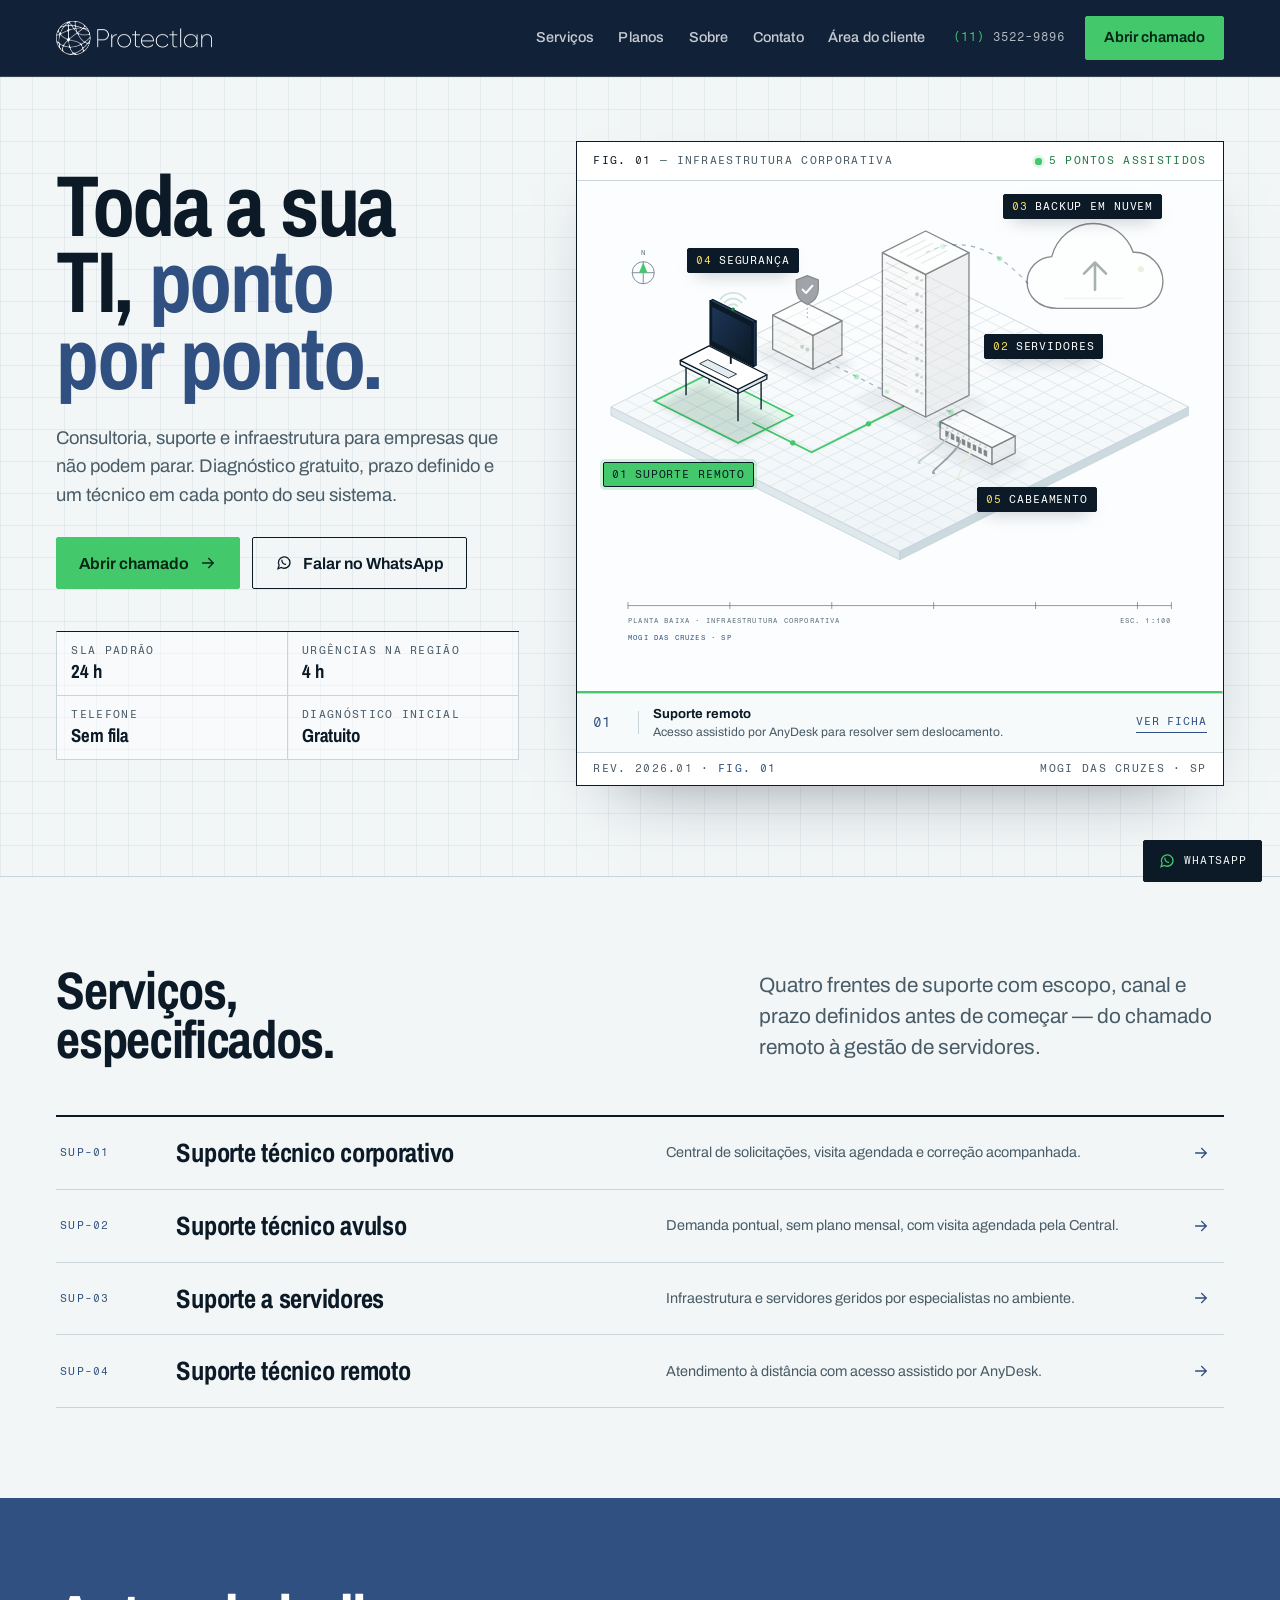
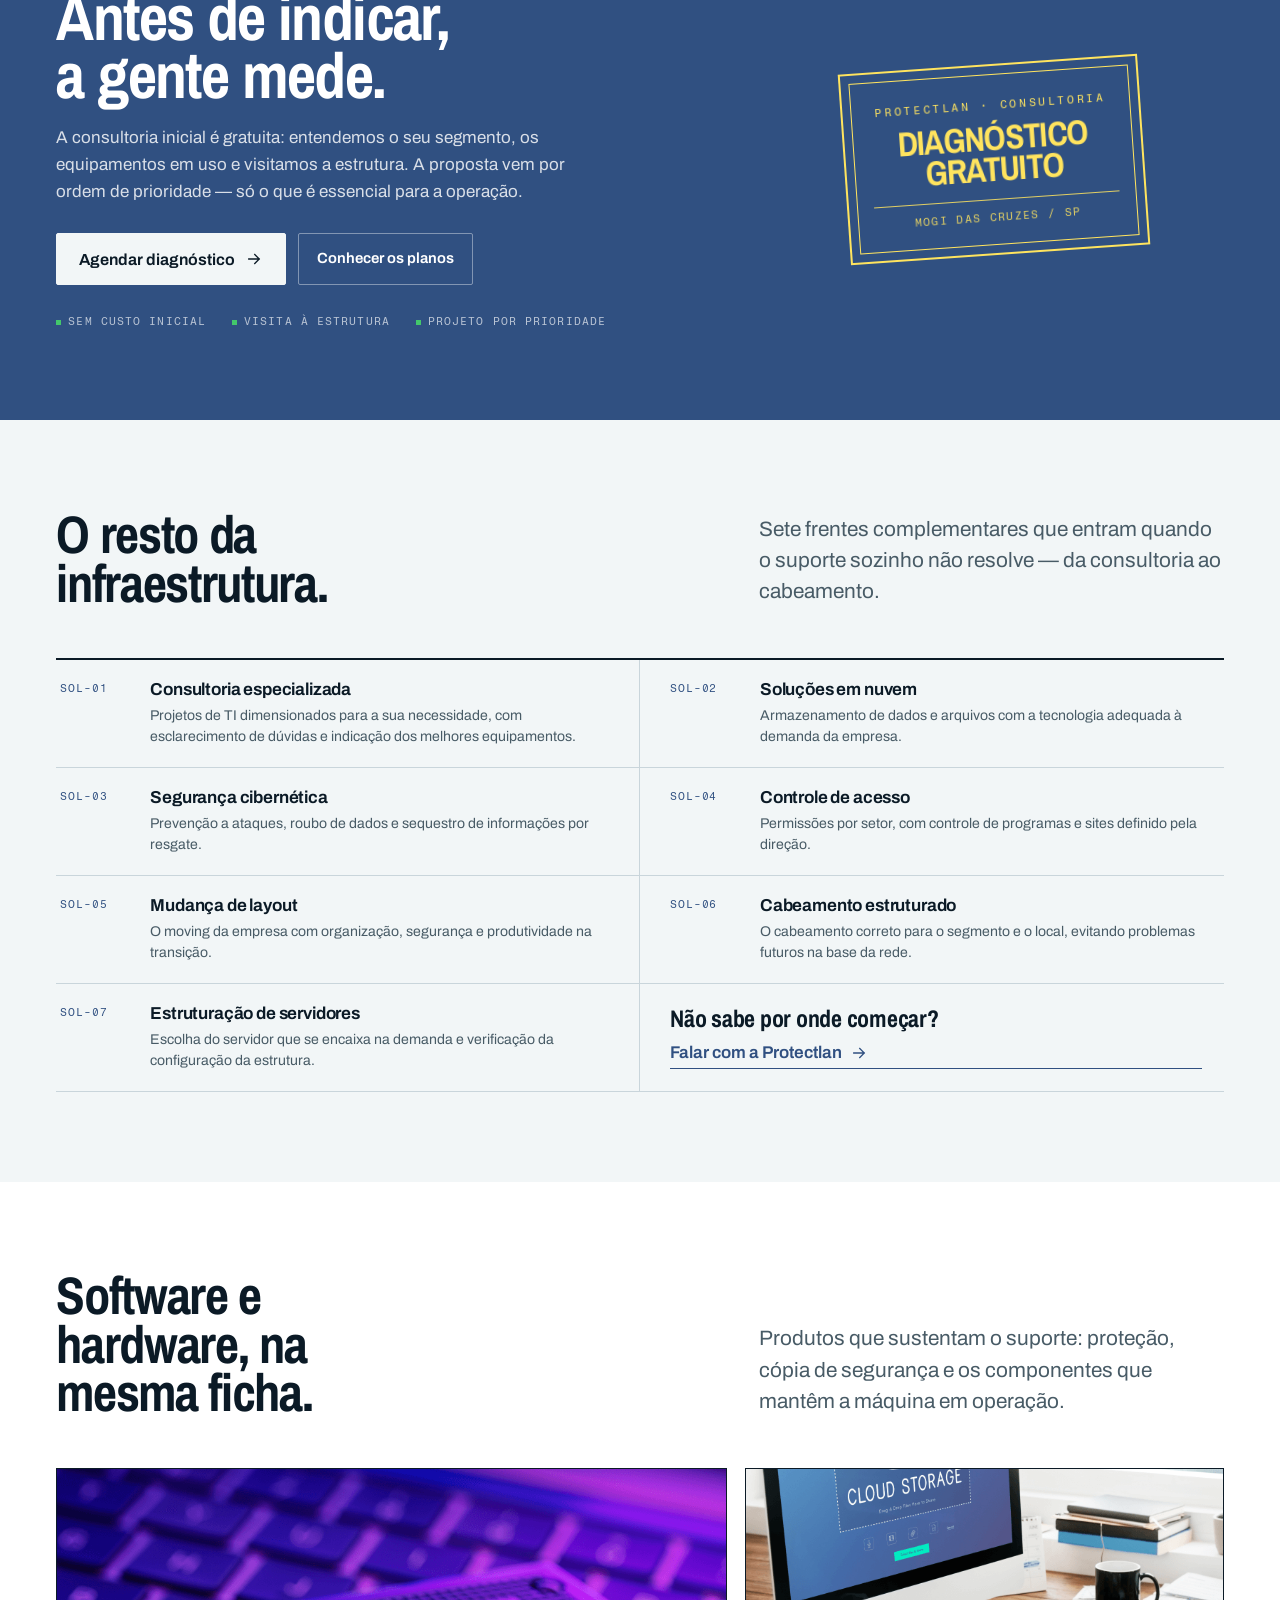
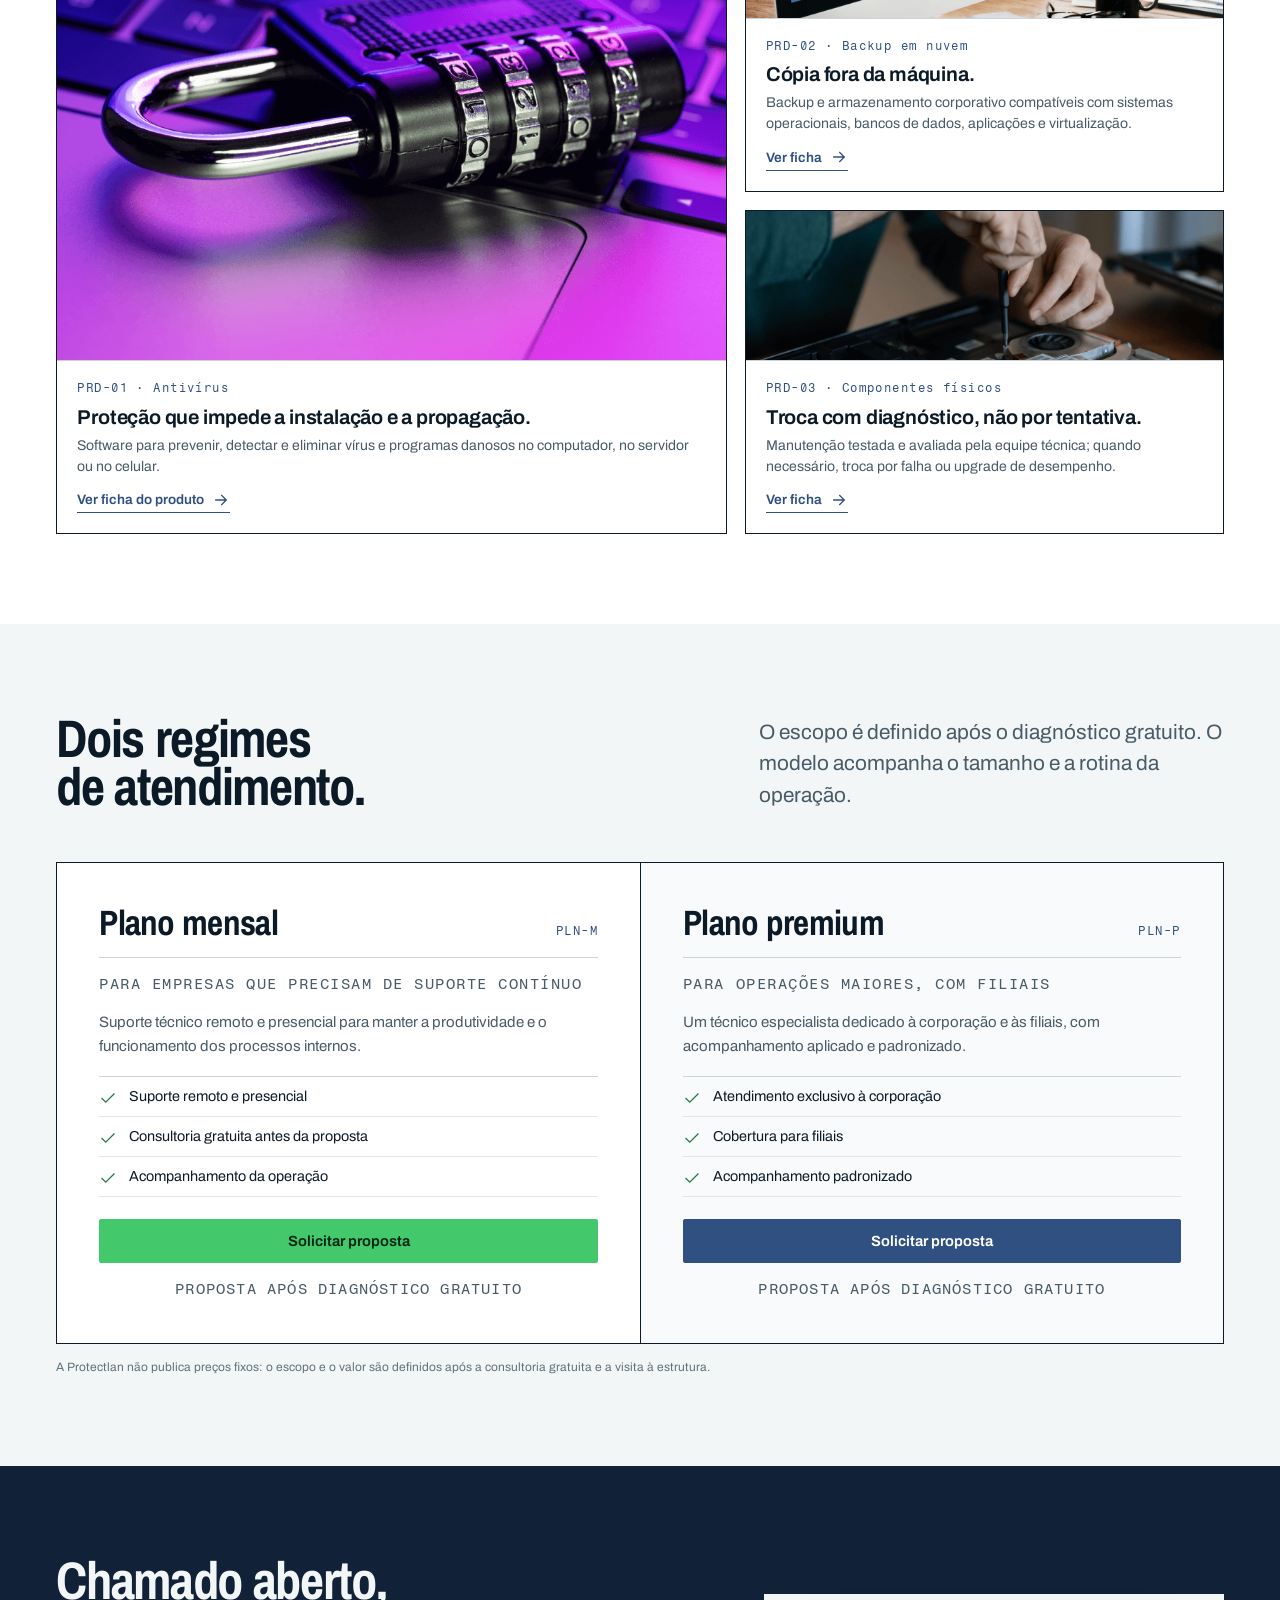
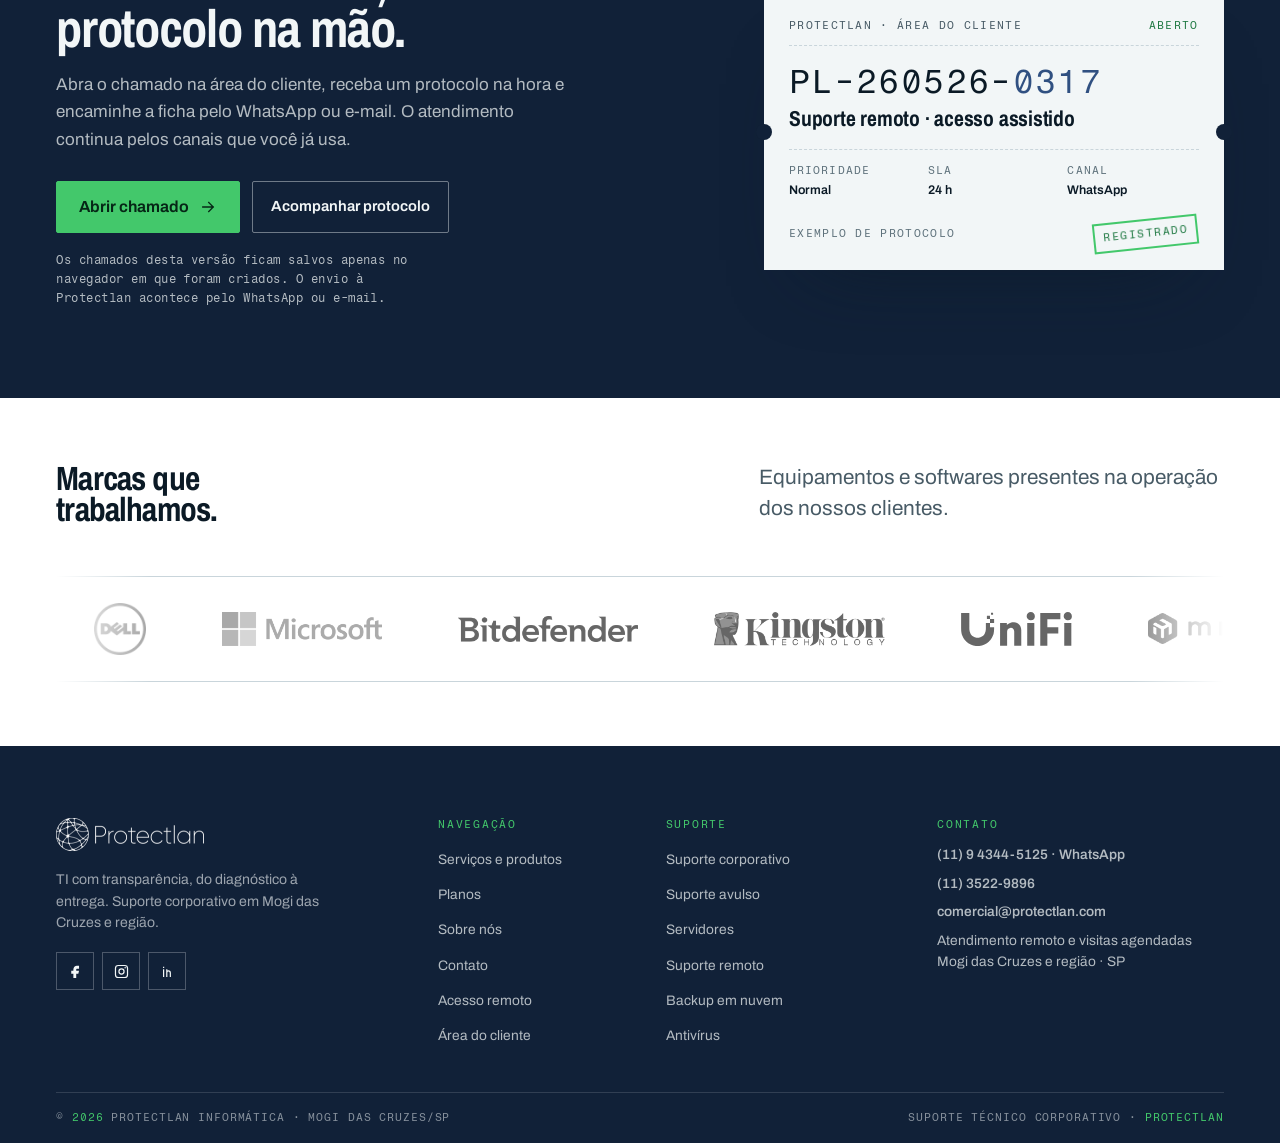
<file: public/index.html>
<!DOCTYPE html>
<html lang="pt-BR" class="no-js">
<head>
<meta charset="utf-8">
<meta name="viewport" content="width=device-width, initial-scale=1">
<title>Protectlan Informática — Suporte de TI corporativo em Mogi das Cruzes</title>
<meta name="description" content="Suporte técnico corporativo, remoto e presencial, servidores, backup em nuvem, antivírus e cabeamento estruturado em Mogi das Cruzes e região. Abra seu chamado.">
<meta name="theme-color" content="#112138">
<meta property="og:type" content="website">
<meta property="og:locale" content="pt_BR">
<meta property="og:title" content="Protectlan Informática — Toda a sua TI, ponto por ponto">
<meta property="og:description" content="Consultoria, suporte e infraestrutura de TI para empresas de Mogi das Cruzes e região. Diagnóstico gratuito e resposta definida.">
<meta property="og:url" content="https://victorguimaraesdesouza-hub.github.io/Protectlan-Site/">
<meta property="og:image" content="https://victorguimaraesdesouza-hub.github.io/Protectlan-Site/images/suporte-tecnico-corporativo.png">
<link rel="icon" href="favicon.svg" type="image/svg+xml">
<link rel="preload" href="fonts/archivo-narrow-latin-wght-normal.woff2" as="font" type="font/woff2" crossorigin>
<link rel="preload" href="fonts/archivo-latin-wght-normal.woff2" as="font" type="font/woff2" crossorigin>
<link rel="stylesheet" href="assets/css/site.css?v=dev">
<script>document.documentElement.classList.replace("no-js", "js");</script>
<script type="application/ld+json">
{
  "@context": "https://schema.org",
  "@type": "ProfessionalService",
  "name": "Protectlan Informática",
  "url": "https://protectlan.com",
  "description": "Suporte técnico corporativo, consultoria e infraestrutura de TI em Mogi das Cruzes e região.",
  "telephone": "+55-11-3522-9896",
  "email": "comercial@protectlan.com",
  "areaServed": "Mogi das Cruzes e região, SP",
  "sameAs": [
    "https://www.facebook.com/Protectlan",
    "https://www.instagram.com/protectlan.sp/",
    "https://www.linkedin.com/company/protectlan"
  ]
}
</script>
</head>
<body>
<a class="skip-link" href="#main">Pular para o conteúdo</a>

<header class="site-header" data-header>
  <div class="shell header-inner">
    <a class="brand" href="index.html" aria-label="Protectlan Informática — página inicial">
      <img src="brand/protectlan-branca.png" alt="Protectlan" width="296" height="66">
    </a>

    <nav class="nav" id="nav" aria-label="Navegação principal">
      <ul class="nav-list">
        <li><a href="servicos.html">Serviços</a></li>
        <li><a href="planos.html">Planos</a></li>
        <li><a href="sobre.html">Sobre</a></li>
        <li><a href="contato.html">Contato</a></li>
        <li><a href="area-cliente.html">Área do cliente</a></li>
        <li class="nav-mobile-only"><a href="tel:+551135229896">(11) 3522-9896</a></li>
      </ul>
      <div class="nav-foot">
        <a class="btn btn-primary" href="area-cliente.html#abrir">
          Abrir chamado
          <svg class="icon icon-arrow" viewBox="0 0 24 24" aria-hidden="true"><path d="M5 12h14M13 6l6 6-6 6"/></svg>
        </a>
      </div>
    </nav>

    <div class="header-actions">
      <a class="header-phone" href="tel:+551135229896"><span>(11)</span> 3522-9896</a>
      <a class="btn btn-primary header-cta" href="area-cliente.html#abrir">Abrir chamado</a>
    </div>

    <button class="menu-toggle" type="button" aria-expanded="false" aria-controls="nav" data-menu-toggle>
      <span class="sr-only">Abrir menu</span>
      <span class="menu-bars" aria-hidden="true"><i></i><i></i><i></i></span>
    </button>
  </div>
</header>

<main id="main">

  <section class="hero sheet" aria-labelledby="hero-title">
    <div class="shell hero-grid">
      <div class="hero-copy">
        <h1 id="hero-title">Toda a sua TI, <span class="ink-blue">ponto por ponto.</span></h1>
        <p class="hero-sub">Consultoria, suporte e infraestrutura para empresas que não podem parar. Diagnóstico gratuito, prazo definido e um técnico em cada ponto do seu sistema.</p>
        <div class="hero-actions">
          <a class="btn btn-primary btn-lg" href="area-cliente.html#abrir">
            Abrir chamado
            <svg class="icon icon-arrow" viewBox="0 0 24 24" aria-hidden="true"><path d="M5 12h14M13 6l6 6-6 6"/></svg>
          </a>
          <a class="btn btn-ghost btn-lg" href="https://wa.me/5511943445125?text=Ol%C3%A1%21%20Vim%20pelo%20site%20da%20Protectlan%20e%20gostaria%20de%20falar%20sobre%20suporte%20de%20TI." target="_blank" rel="noopener">
            <svg class="icon" viewBox="0 0 24 24" aria-hidden="true"><path d="M20 11.2a7.7 7.7 0 0 1-11.4 6.8L4 19.5l1.5-4.4A7.7 7.7 0 1 1 20 11.2Z"/><path d="M9.2 8.6c.2 2.7 2.1 4.8 4.8 5.2"/></svg>
            Falar no WhatsApp
          </a>
        </div>

        <dl class="conditions">
          <div><dt>SLA padrão</dt><dd>24 h</dd></div>
          <div><dt>Urgências na região</dt><dd>4 h</dd></div>
          <div><dt>Telefone</dt><dd>Sem fila</dd></div>
          <div><dt>Diagnóstico inicial</dt><dd>Gratuito</dd></div>
        </dl>
      </div>

      <figure class="plate hero-plate" data-diagram aria-labelledby="plate-title">
        <figcaption class="plate-head" id="plate-title">
          <span><b>FIG. 01</b> — Infraestrutura corporativa</span>
          <span class="plate-live"><i aria-hidden="true"></i>5 pontos assistidos</span>
        </figcaption>

        <div class="plate-canvas">
          <svg class="iso" viewBox="0 0 760 600" role="img" aria-labelledby="iso-title iso-desc">
            <title id="iso-title">Diagrama isométrico da infraestrutura de TI atendida pela Protectlan</title>
            <desc id="iso-desc">Servidor central conectado a estações de trabalho, firewall, backup em nuvem e cabeamento estruturado. Cinco pontos numerados correspondem aos serviços.</desc>
            <defs>
            <filter id="isoBlur" x="-20%" y="-20%" width="140%" height="140%"><feGaussianBlur stdDeviation="4"/></filter>
            <linearGradient id="floorFill" x1="0" y1="0" x2="0" y2="1"><stop offset="0" stop-color="#ffffff"/><stop offset="1" stop-color="#eef4f7"/></linearGradient>
            <linearGradient id="screenFill" x1="0" y1="0" x2="1" y2="1"><stop offset="0" stop-color="#1d3557"/><stop offset="1" stop-color="#0b1a26"/></linearGradient>
            </defs>
            <path d="M40.0 266.0 L380.0 436.0 L380.0 446.0 L40.0 276.0 Z" fill="#dfe8ec" stroke="#c4d2d9" stroke-width="1"/>
            <path d="M720.0 266.0 L380.0 436.0 L380.0 446.0 L720.0 276.0 Z" fill="#ccd9df" stroke="#c4d2d9" stroke-width="1"/>
            <path d="M380.0 96.0 L720.0 266.0 L380.0 436.0 L40.0 266.0 Z" fill="url(#floorFill)" stroke="#c4d2d9" stroke-width="1"/>
            <g stroke="#dce6ea" stroke-width="1"><path d="M397.0 104.5 L57.0 274.5M363.0 104.5 L703.0 274.5"/><path d="M414.0 113.0 L74.0 283.0M346.0 113.0 L686.0 283.0"/><path d="M431.0 121.5 L91.0 291.5M329.0 121.5 L669.0 291.5"/><path d="M448.0 130.0 L108.0 300.0M312.0 130.0 L652.0 300.0"/><path d="M465.0 138.5 L125.0 308.5M295.0 138.5 L635.0 308.5"/><path d="M482.0 147.0 L142.0 317.0M278.0 147.0 L618.0 317.0"/><path d="M499.0 155.5 L159.0 325.5M261.0 155.5 L601.0 325.5"/><path d="M516.0 164.0 L176.0 334.0M244.0 164.0 L584.0 334.0"/><path d="M533.0 172.5 L193.0 342.5M227.0 172.5 L567.0 342.5"/><path d="M550.0 181.0 L210.0 351.0M210.0 181.0 L550.0 351.0"/><path d="M567.0 189.5 L227.0 359.5M193.0 189.5 L533.0 359.5"/><path d="M584.0 198.0 L244.0 368.0M176.0 198.0 L516.0 368.0"/><path d="M601.0 206.5 L261.0 376.5M159.0 206.5 L499.0 376.5"/><path d="M618.0 215.0 L278.0 385.0M142.0 215.0 L482.0 385.0"/><path d="M635.0 223.5 L295.0 393.5M125.0 223.5 L465.0 393.5"/><path d="M652.0 232.0 L312.0 402.0M108.0 232.0 L448.0 402.0"/><path d="M669.0 240.5 L329.0 410.5M91.0 240.5 L431.0 410.5"/><path d="M686.0 249.0 L346.0 419.0M74.0 249.0 L414.0 419.0"/><path d="M703.0 257.5 L363.0 427.5M57.0 257.5 L397.0 427.5"/></g>
            <g class="iso-links" fill="none">
            <path id="link-remoto" class="iso-link" data-link="remoto" d="M206.6 284.7 L276.3 319.5 L385.1 265.1"/>
            <path id="link-seguranca" class="iso-link" data-link="seguranca" d="M295.0 213.3 L366.4 249.0"/>
            <path id="link-cabeamento" class="iso-link" data-link="cabeamento" d="M441.2 296.6 L424.2 288.1 L448.0 276.2 L431.0 267.7"/>
            <path id="link-backup" class="iso-link" data-link="backup" d="M410.6 84.4 C462 58 506 92 534 124"/>
            </g>
            <g class="iso-packets">
            <circle class="packet" data-link="remoto" r="3.2" fill="#43c86b"><animateMotion dur="3.2s" begin="0.0s" repeatCount="indefinite" keyPoints="1;0" keyTimes="0;1" calcMode="linear"><mpath href="#link-remoto"/></animateMotion></circle>
            <circle class="packet" data-link="remoto" r="3.2" fill="#43c86b"><animateMotion dur="3.2s" begin="1.6s" repeatCount="indefinite" keyPoints="1;0" keyTimes="0;1" calcMode="linear"><mpath href="#link-remoto"/></animateMotion></circle>
            <circle class="packet" data-link="seguranca" r="3.2" fill="#43c86b"><animateMotion dur="2.4s" begin="0.0s" repeatCount="indefinite" ><mpath href="#link-seguranca"/></animateMotion></circle>
            <circle class="packet" data-link="seguranca" r="3.2" fill="#43c86b"><animateMotion dur="2.4s" begin="1.2s" repeatCount="indefinite" ><mpath href="#link-seguranca"/></animateMotion></circle>
            <circle class="packet" data-link="cabeamento" r="3.2" fill="#43c86b"><animateMotion dur="2.8s" begin="0.0s" repeatCount="indefinite" ><mpath href="#link-cabeamento"/></animateMotion></circle>
            <circle class="packet" data-link="cabeamento" r="3.2" fill="#43c86b"><animateMotion dur="2.8s" begin="1.4s" repeatCount="indefinite" ><mpath href="#link-cabeamento"/></animateMotion></circle>
            <circle class="packet" data-link="backup" r="3.2" fill="#43c86b"><animateMotion dur="3.6s" begin="0.0s" repeatCount="indefinite" ><mpath href="#link-backup"/></animateMotion></circle>
            <circle class="packet" data-link="backup" r="3.2" fill="#43c86b"><animateMotion dur="3.6s" begin="1.8s" repeatCount="indefinite" ><mpath href="#link-backup"/></animateMotion></circle>
            </g>
            <g class="iso-node" data-node="backup"><path class="node-halo" d="M566 150 C544 150 530 136 530 119 C530 103 543 90 559 89 C565 66 585 50 608 50 C630 50 648 64 655 84 C674 83 690 99 690 118 C690 136 676 150 657 150 Z" fill="none" stroke="#43c86b" stroke-width="10" stroke-linejoin="round"/><g class="node-body"><g class="cloud-float"><path d="M566 150 C544 150 530 136 530 119 C530 103 543 90 559 89 C565 66 585 50 608 50 C630 50 648 64 655 84 C674 83 690 99 690 118 C690 136 676 150 657 150 Z" fill="#ffffff" stroke="#0b1a26" stroke-width="1.6"/><path d="M574 138 H644" stroke="#dbe5ea" stroke-width="1.2"/><g class="upload"><path d="M610 128 V96 M597 109 L610 96 L623 109" stroke="#217a44" stroke-width="3" fill="none" stroke-linecap="round" stroke-linejoin="round"/></g><circle class="led" cx="664" cy="104" r="3.5" fill="#ffe45e"/></g></g></g>
            <g class="iso-node" data-node="seguranca"><g class="node-ring"><path d="M264.4 165.7 L342.6 204.8 L278.0 237.1 L199.8 198.0 Z" fill="#43c86b" fill-opacity="0.10" stroke="#43c86b" stroke-width="1.6"/><path d="M264.4 165.7 L342.6 204.8 L278.0 237.1 L199.8 198.0 Z" class="ring-pulse" fill="none" stroke="#43c86b" stroke-width="1.6"/></g><path d="M254.2 177.6 L329.0 215.0 L278.0 240.5 L203.2 203.1 Z" fill="#0b1a26" opacity="0.10" filter="url(#isoBlur)"/><g class="node-body"><path d="M230.4 198.0 L278.0 221.8 L278.0 181.8 L230.4 158.0 Z" fill="#eef4f6" stroke="#0b1a26" stroke-width="1.5" stroke-linejoin="round"/><path d="M312.0 204.8 L278.0 221.8 L278.0 181.8 L312.0 164.8 Z" fill="#dbe5ea" stroke="#0b1a26" stroke-width="1.5" stroke-linejoin="round"/><path d="M264.4 141.0 L312.0 164.8 L278.0 181.8 L230.4 158.0 Z" fill="#ffffff" stroke="#0b1a26" stroke-width="1.5" stroke-linejoin="round"/><path d="M235.5 186.6 L261.0 199.3" stroke="#b8c7ce" stroke-width="1"/><path d="M235.5 174.6 L261.0 187.3" stroke="#b8c7ce" stroke-width="1"/><circle class="led" style="animation-delay:0.0s" cx="265.1" cy="195.3" r="2.4" fill="#43c86b"/><circle class="led" style="animation-delay:0.6s" cx="271.2" cy="198.4" r="2.4" fill="#43c86b"/><g class="shield" transform="translate(271.2 127.4)"><path d="M0 -16 L13 -11 V0 C13 9 7 15 0 18 C-7 15 -13 9 -13 0 V-11 Z" fill="#305081" stroke="#0b1a26" stroke-width="1.4"/><path d="M-5.5 0.5 L-1.5 4.5 L6 -4" fill="none" stroke="#ffffff" stroke-width="2.4" stroke-linecap="round" stroke-linejoin="round"/></g><path d="M271.2 161.4 L271.2 145.4" stroke="#305081" stroke-width="1" stroke-dasharray="2 3"/></g></g>
            <g class="iso-node" data-node="servidores"><g class="node-ring"><path d="M410.6 209.9 L495.6 252.4 L410.6 294.9 L325.6 252.4 Z" fill="#43c86b" fill-opacity="0.10" stroke="#43c86b" stroke-width="1.6"/><path d="M410.6 209.9 L495.6 252.4 L410.6 294.9 L325.6 252.4 Z" class="ring-pulse" fill="none" stroke="#43c86b" stroke-width="1.6"/></g><path d="M400.4 220.1 L485.4 262.6 L410.6 300.0 L325.6 257.5 Z" fill="#0b1a26" opacity="0.10" filter="url(#isoBlur)"/><g class="node-body"><path d="M359.6 252.4 L410.6 277.9 L410.6 109.9 L359.6 84.4 Z" fill="#f4f8f9" stroke="#0b1a26" stroke-width="1.6" stroke-linejoin="round"/><path d="M461.6 252.4 L410.6 277.9 L410.6 109.9 L461.6 84.4 Z" fill="#dbe5ea" stroke="#0b1a26" stroke-width="1.6" stroke-linejoin="round"/><path d="M410.6 58.9 L461.6 84.4 L410.6 109.9 L359.6 84.4 Z" fill="#ffffff" stroke="#0b1a26" stroke-width="1.6" stroke-linejoin="round"/><path d="M359.6 236.4 L410.6 261.9" stroke="#c9d5db" stroke-width="1"/><path d="M363.7 228.9 L388.5 241.4" stroke="#9fb1ba" stroke-width="1.2" stroke-linecap="round"/><circle class="led" style="animation-delay:0.00s" cx="400.4" cy="247.3" r="2.3" fill="#43c86b"/><circle cx="405.8" cy="250.0" r="1.6" fill="#9fb1ba"/><path d="M359.6 217.4 L410.6 242.9" stroke="#c9d5db" stroke-width="1"/><path d="M363.7 209.9 L388.5 222.4" stroke="#9fb1ba" stroke-width="1.2" stroke-linecap="round"/><circle class="led" style="animation-delay:0.37s" cx="400.4" cy="228.3" r="2.3" fill="#43c86b"/><circle cx="405.8" cy="231.0" r="1.6" fill="#9fb1ba"/><path d="M359.6 198.4 L410.6 223.9" stroke="#c9d5db" stroke-width="1"/><path d="M363.7 190.9 L388.5 203.4" stroke="#9fb1ba" stroke-width="1.2" stroke-linecap="round"/><circle class="led" style="animation-delay:0.74s" cx="400.4" cy="209.3" r="2.3" fill="#43c86b"/><circle cx="405.8" cy="212.0" r="1.6" fill="#9fb1ba"/><path d="M359.6 179.4 L410.6 204.9" stroke="#c9d5db" stroke-width="1"/><path d="M363.7 171.9 L388.5 184.4" stroke="#9fb1ba" stroke-width="1.2" stroke-linecap="round"/><circle class="led" style="animation-delay:1.11s" cx="400.4" cy="190.3" r="2.3" fill="#ffe45e"/><circle cx="405.8" cy="193.0" r="1.6" fill="#9fb1ba"/><path d="M359.6 160.4 L410.6 185.9" stroke="#c9d5db" stroke-width="1"/><path d="M363.7 152.9 L388.5 165.4" stroke="#9fb1ba" stroke-width="1.2" stroke-linecap="round"/><circle class="led" style="animation-delay:1.48s" cx="400.4" cy="171.3" r="2.3" fill="#43c86b"/><circle cx="405.8" cy="174.0" r="1.6" fill="#9fb1ba"/><path d="M359.6 141.4 L410.6 166.9" stroke="#c9d5db" stroke-width="1"/><path d="M363.7 133.9 L388.5 146.4" stroke="#9fb1ba" stroke-width="1.2" stroke-linecap="round"/><circle class="led" style="animation-delay:1.85s" cx="400.4" cy="152.3" r="2.3" fill="#43c86b"/><circle cx="405.8" cy="155.0" r="1.6" fill="#9fb1ba"/><path d="M359.6 122.4 L410.6 147.9" stroke="#c9d5db" stroke-width="1"/><path d="M363.7 114.9 L388.5 127.4" stroke="#9fb1ba" stroke-width="1.2" stroke-linecap="round"/><circle class="led" style="animation-delay:0.22s" cx="400.4" cy="133.3" r="2.3" fill="#43c86b"/><circle cx="405.8" cy="136.0" r="1.6" fill="#9fb1ba"/><path d="M359.6 103.4 L410.6 128.9" stroke="#c9d5db" stroke-width="1"/><path d="M363.7 95.9 L388.5 108.4" stroke="#9fb1ba" stroke-width="1.2" stroke-linecap="round"/><circle class="led" style="animation-delay:0.59s" cx="400.4" cy="114.3" r="2.3" fill="#43c86b"/><circle cx="405.8" cy="117.0" r="1.6" fill="#9fb1ba"/><path d="M410.6 69.1 L380.0 84.4" stroke="#c9d5db" stroke-width="1.2"/><path d="M419.1 73.3 L388.5 88.6" stroke="#c9d5db" stroke-width="1.2"/><path d="M427.6 77.6 L397.0 92.9" stroke="#c9d5db" stroke-width="1.2"/><path d="M436.1 81.8 L405.5 97.1" stroke="#c9d5db" stroke-width="1.2"/></g></g>
            <g class="iso-node" data-node="remoto"><g class="node-ring"><path d="M155.6 226.9 L254.2 276.2 L189.6 308.5 L91.0 259.2 Z" fill="#43c86b" fill-opacity="0.10" stroke="#43c86b" stroke-width="1.6"/><path d="M155.6 226.9 L254.2 276.2 L189.6 308.5 L91.0 259.2 Z" class="ring-pulse" fill="none" stroke="#43c86b" stroke-width="1.6"/></g><path d="M145.4 238.8 L240.6 286.4 L189.6 311.9 L94.4 264.3 Z" fill="#0b1a26" opacity="0.10" filter="url(#isoBlur)"/><g class="node-body"><path d="M155.6 245.6 L155.6 209.6" stroke="#0b1a26" stroke-width="1.6"/><path d="M216.8 276.2 L216.8 240.2" stroke="#0b1a26" stroke-width="1.6"/><path d="M128.4 259.2 L128.4 223.2" stroke="#0b1a26" stroke-width="1.6"/><path d="M189.6 289.8 L189.6 253.8" stroke="#0b1a26" stroke-width="1.6"/><path d="M121.6 223.2 L189.6 257.2 L189.6 252.2 L121.6 218.2 Z" fill="#eef4f6" stroke="#0b1a26" stroke-width="1.5" stroke-linejoin="round"/><path d="M223.6 240.2 L189.6 257.2 L189.6 252.2 L223.6 235.2 Z" fill="#dbe5ea" stroke="#0b1a26" stroke-width="1.5" stroke-linejoin="round"/><path d="M155.6 201.2 L223.6 235.2 L189.6 252.2 L121.6 218.2 Z" fill="#ffffff" stroke="#0b1a26" stroke-width="1.5" stroke-linejoin="round"/><path d="M181.1 222.4 L181.1 211.4" stroke="#0b1a26" stroke-width="2.2"/><path d="M156.6 200.2 L207.6 225.7 L207.6 173.7 L156.6 148.2 Z" fill="#0b1a26" stroke="#0b1a26" stroke-width="1.4" stroke-linejoin="round"/><path d="M211.0 224.0 L207.6 225.7 L207.6 173.7 L211.0 172.0 Z" fill="#1d3557" stroke="#0b1a26" stroke-width="1.4" stroke-linejoin="round"/><path d="M160.0 146.5 L211.0 172.0 L207.6 173.7 L156.6 148.2 Z" fill="#2a4466" stroke="#0b1a26" stroke-width="1.4" stroke-linejoin="round"/><path d="M159.3 155.5 L204.9 178.3 L204.9 218.3 L159.3 195.5 Z" fill="url(#screenFill)"/><path class="screen-line" style="animation-delay:0.0s" d="M163.4 165.6 L190.6 179.2" stroke="#43c86b" stroke-width="2" stroke-linecap="round"/><path class="screen-line" style="animation-delay:0.45s" d="M163.4 173.6 L183.8 183.8" stroke="#43c86b" stroke-width="2" stroke-linecap="round"/><path class="screen-line" style="animation-delay:0.9s" d="M163.4 181.6 L197.4 198.6" stroke="#ffe45e" stroke-width="2" stroke-linecap="round"/><path class="screen-line" style="animation-delay:1.35s" d="M163.4 189.6 L180.4 198.1" stroke="#43c86b" stroke-width="2" stroke-linecap="round"/><path d="M153.9 217.4 L187.9 234.4 L178.4 239.1 L144.4 222.1 Z" fill="#e4ecf0" stroke="#0b1a26" stroke-width="1"/><g class="remote-waves" transform="translate(183.8 156.1)" fill="none" stroke="#217a44" stroke-width="2" stroke-linecap="round"><path class="wave w1" d="M-5 -2 A7 7 0 0 1 5 -2"/><path class="wave w2" d="M-10 -6 A13 13 0 0 1 10 -6"/><path class="wave w3" d="M-15 -10 A19 19 0 0 1 15 -10"/><circle cx="0" cy="2" r="2.2" fill="#217a44" stroke="none"/></g></g></g>
            <g class="iso-node" data-node="cabeamento"><g class="node-ring"><path d="M454.8 274.5 L546.6 320.4 L488.8 349.3 L397.0 303.4 Z" fill="#43c86b" fill-opacity="0.10" stroke="#43c86b" stroke-width="1.6"/><path d="M454.8 274.5 L546.6 320.4 L488.8 349.3 L397.0 303.4 Z" class="ring-pulse" fill="none" stroke="#43c86b" stroke-width="1.6"/></g><path d="M444.6 286.4 L533.0 330.6 L488.8 352.7 L400.4 308.5 Z" fill="#0b1a26" opacity="0.10" filter="url(#isoBlur)"/><g class="node-body"><path d="M427.6 303.4 L488.8 334.0 L488.8 314.0 L427.6 283.4 Z" fill="#eef4f6" stroke="#0b1a26" stroke-width="1.5" stroke-linejoin="round"/><path d="M516.0 320.4 L488.8 334.0 L488.8 314.0 L516.0 300.4 Z" fill="#dbe5ea" stroke="#0b1a26" stroke-width="1.5" stroke-linejoin="round"/><path d="M454.8 269.8 L516.0 300.4 L488.8 314.0 L427.6 283.4 Z" fill="#ffffff" stroke="#0b1a26" stroke-width="1.5" stroke-linejoin="round"/><path d="M433.7 300.5 L437.8 302.5 L437.8 295.5 L433.7 293.5 Z" fill="#0b1a26"/><circle class="led" style="animation-delay:0.00s" cx="435.8" cy="291.0" r="1.3" fill="#43c86b"/><path d="M440.2 303.7 L444.3 305.7 L444.3 298.7 L440.2 296.7 Z" fill="#0b1a26"/><circle class="led" style="animation-delay:0.29s" cx="442.2" cy="294.2" r="1.3" fill="#43c86b"/><path d="M446.6 306.9 L450.7 309.0 L450.7 302.0 L446.6 299.9 Z" fill="#0b1a26"/><circle class="led" style="animation-delay:0.58s" cx="448.7" cy="297.4" r="1.3" fill="#43c86b"/><path d="M453.1 310.1 L457.2 312.2 L457.2 305.2 L453.1 303.1 Z" fill="#0b1a26"/><circle class="led" style="animation-delay:0.87s" cx="455.1" cy="300.7" r="1.3" fill="#43c86b"/><path d="M459.6 313.4 L463.6 315.4 L463.6 308.4 L459.6 306.4 Z" fill="#0b1a26"/><circle class="led" style="animation-delay:1.16s" cx="461.6" cy="303.9" r="1.3" fill="#43c86b"/><path d="M466.0 316.6 L470.1 318.6 L470.1 311.6 L466.0 309.6 Z" fill="#0b1a26"/><circle class="led" style="animation-delay:1.45s" cx="468.1" cy="307.1" r="1.3" fill="#ffe45e"/><path d="M472.5 319.8 L476.6 321.9 L476.6 314.9 L472.5 312.8 Z" fill="#0b1a26"/><circle class="led" style="animation-delay:0.14s" cx="474.5" cy="310.4" r="1.3" fill="#43c86b"/><path d="M478.9 323.1 L483.0 325.1 L483.0 318.1 L478.9 316.1 Z" fill="#0b1a26"/><circle class="led" style="animation-delay:0.43s" cx="481.0" cy="313.6" r="1.3" fill="#43c86b"/><path d="M437.8 299.5 C431.8 313.5 393.8 332.3 403.8 332.3" fill="none" stroke="#43c86b" stroke-width="2.2" stroke-linecap="round"/><path d="M451.4 306.3 C447.4 322.3 410.8 344.2 420.8 344.2" fill="none" stroke="#305081" stroke-width="2.2" stroke-linecap="round"/><path d="M465.0 313.1 C463.0 327.1 441.4 352.7 451.4 352.7" fill="none" stroke="#ffe45e" stroke-width="2.2" stroke-linecap="round"/></g></g>
            <g fill="none" stroke="#5c6f7c" stroke-width="0.9"><circle cx="78" cy="108" r="13"/><path d="M78 95 V121M65 108 H91"/><path d="M78 96 L73 108 L83 108 Z" fill="#43c86b" stroke="none"/></g>
            <text x="78" y="87" text-anchor="middle" font-family="Fragment Mono, monospace" font-size="8" fill="#5c6f7c" letter-spacing="1.5">N</text>
            <g stroke="#5c6f7c" stroke-width="0.8" fill="none"><path d="M60 500 H700"/><path d="M60 496 V504M180 496 V504M300 496 V504M420 496 V504M540 496 V504M660 496 V504M700 496 V504"/></g>
            <text x="60" y="520" font-family="Fragment Mono, monospace" font-size="8" fill="#5c6f7c" letter-spacing="1.4">PLANTA BAIXA · INFRAESTRUTURA CORPORATIVA</text>
            <text x="700" y="520" text-anchor="end" font-family="Fragment Mono, monospace" font-size="8" fill="#5c6f7c" letter-spacing="1.4">ESC. 1:100</text>
            <text x="60" y="540" font-family="Fragment Mono, monospace" font-size="8" fill="#305081" letter-spacing="1.4">MOGI DAS CRUZES · SP</text>
          </svg>

          <button class="callout callout-remoto" type="button" data-point="remoto" data-code="01" data-title="Suporte remoto" data-text="Acesso assistido por AnyDesk para resolver sem deslocamento." data-href="servicos.html#remoto" aria-pressed="false">
            <span>01</span> Suporte remoto
          </button>
          <button class="callout callout-servidores" type="button" data-point="servidores" data-code="02" data-title="Servidores" data-text="Gestão e estruturação de servidores conforme a demanda da operação." data-href="servicos.html#servidores" aria-pressed="false">
            <span>02</span> Servidores
          </button>
          <button class="callout callout-backup" type="button" data-point="backup" data-code="03" data-title="Backup em nuvem" data-text="Cópia e armazenamento corporativo fora da máquina local." data-href="servicos.html#backup" aria-pressed="false">
            <span>03</span> Backup em nuvem
          </button>
          <button class="callout callout-seguranca" type="button" data-point="seguranca" data-code="04" data-title="Segurança" data-text="Antivírus e firewall para reduzir a exposição da operação." data-href="servicos.html#seguranca" aria-pressed="false">
            <span>04</span> Segurança
          </button>
          <button class="callout callout-cabeamento" type="button" data-point="cabeamento" data-code="05" data-title="Cabeamento e rede" data-text="Cabeamento estruturado e componentes para sustentar o restante." data-href="servicos.html#cabeamento" aria-pressed="false">
            <span>05</span> Cabeamento
          </button>
        </div>

        <div class="plate-progress" aria-hidden="true"><i></i></div>
        <div class="plate-readout" aria-live="polite">
          <span class="readout-code" data-readout-code>01</span>
          <div>
            <strong class="readout-title" data-readout-title>Suporte remoto</strong>
            <span class="readout-text" data-readout-text>Acesso assistido por AnyDesk para resolver sem deslocamento.</span>
          </div>
          <a class="readout-link" href="servicos.html#remoto" data-readout-link>Ver ficha</a>
        </div>

        <div class="plate-index" data-point-list role="group" aria-label="Pontos assistidos">
          <button class="point-btn" type="button" data-point="remoto" data-code="01" data-title="Suporte remoto" data-text="Acesso assistido por AnyDesk para resolver sem deslocamento." data-href="servicos.html#remoto"><span>01</span> Suporte remoto</button>
          <button class="point-btn" type="button" data-point="servidores" data-code="02" data-title="Servidores" data-text="Gestão e estruturação de servidores conforme a demanda da operação." data-href="servicos.html#servidores"><span>02</span> Servidores</button>
          <button class="point-btn" type="button" data-point="backup" data-code="03" data-title="Backup em nuvem" data-text="Cópia e armazenamento corporativo fora da máquina local." data-href="servicos.html#backup"><span>03</span> Backup em nuvem</button>
          <button class="point-btn" type="button" data-point="seguranca" data-code="04" data-title="Segurança" data-text="Antivírus e firewall para reduzir a exposição da operação." data-href="servicos.html#seguranca"><span>04</span> Segurança</button>
          <button class="point-btn" type="button" data-point="cabeamento" data-code="05" data-title="Cabeamento e rede" data-text="Cabeamento estruturado e componentes para sustentar o restante." data-href="servicos.html#cabeamento"><span>05</span> Cabeamento</button>
        </div>

        <div class="plate-foot">
          <span>REV. 2026.01 · <b>FIG. 01</b></span>
          <span>MOGI DAS CRUZES · SP</span>
        </div>
      </figure>
    </div>
  </section>

  <section class="section" aria-labelledby="servicos-title">
    <div class="shell">
      <div class="section-head" data-reveal>
        <h2 id="servicos-title">Serviços, especificados.</h2>
        <p class="lede">Quatro frentes de suporte com escopo, canal e prazo definidos antes de começar — do chamado remoto à gestão de servidores.</p>
      </div>

      <div class="index-list" data-reveal>
        <a class="index-row" href="servicos.html#corporativo">
          <span class="row-code">SUP-01</span>
          <span class="row-name">Suporte técnico corporativo</span>
          <span class="row-desc">Central de solicitações, visita agendada e correção acompanhada.</span>
          <svg class="icon row-arrow" viewBox="0 0 24 24" aria-hidden="true"><path d="M5 12h14M13 6l6 6-6 6"/></svg>
        </a>
        <a class="index-row" href="servicos.html#avulso">
          <span class="row-code">SUP-02</span>
          <span class="row-name">Suporte técnico avulso</span>
          <span class="row-desc">Demanda pontual, sem plano mensal, com visita agendada pela Central.</span>
          <svg class="icon row-arrow" viewBox="0 0 24 24" aria-hidden="true"><path d="M5 12h14M13 6l6 6-6 6"/></svg>
        </a>
        <a class="index-row" href="servicos.html#servidores">
          <span class="row-code">SUP-03</span>
          <span class="row-name">Suporte a servidores</span>
          <span class="row-desc">Infraestrutura e servidores geridos por especialistas no ambiente.</span>
          <svg class="icon row-arrow" viewBox="0 0 24 24" aria-hidden="true"><path d="M5 12h14M13 6l6 6-6 6"/></svg>
        </a>
        <a class="index-row" href="servicos.html#remoto">
          <span class="row-code">SUP-04</span>
          <span class="row-name">Suporte técnico remoto</span>
          <span class="row-desc">Atendimento à distância com acesso assistido por AnyDesk.</span>
          <svg class="icon row-arrow" viewBox="0 0 24 24" aria-hidden="true"><path d="M5 12h14M13 6l6 6-6 6"/></svg>
        </a>
      </div>
    </div>
  </section>

  <section class="band band-blue consult" aria-labelledby="consult-title">
    <div class="shell">
      <div data-reveal>
        <h2 id="consult-title">Antes de indicar, a gente mede.</h2>
        <p>A consultoria inicial é gratuita: entendemos o seu segmento, os equipamentos em uso e visitamos a estrutura. A proposta vem por ordem de prioridade — só o que é essencial para a operação.</p>
        <div class="actions">
          <a class="btn btn-light btn-lg" href="https://wa.me/5511943445125?text=Ol%C3%A1%21%20Gostaria%20de%20agendar%20o%20diagn%C3%B3stico%20gratuito%20da%20Protectlan." target="_blank" rel="noopener">
            Agendar diagnóstico
            <svg class="icon icon-arrow" viewBox="0 0 24 24" aria-hidden="true"><path d="M5 12h14M13 6l6 6-6 6"/></svg>
          </a>
          <a class="btn btn-outline-light" href="planos.html">Conhecer os planos</a>
        </div>
        <div class="consult-notes">
          <span>Sem custo inicial</span>
          <span>Visita à estrutura</span>
          <span>Projeto por prioridade</span>
        </div>
      </div>

      <div class="stamp-wrap" data-reveal>
        <div class="stamp" role="img" aria-label="Carimbo: diagnóstico gratuito">
          <div class="stamp-inner">
            <div class="stamp-kicker">Protectlan · Consultoria</div>
            <div class="stamp-title">Diagnóstico<br>gratuito</div>
            <div class="stamp-line">Mogi das Cruzes / SP</div>
          </div>
        </div>
      </div>
    </div>
  </section>

  <section class="section" aria-labelledby="solucoes-title">
    <div class="shell">
      <div class="section-head" data-reveal>
        <h2 id="solucoes-title">O resto da infraestrutura.</h2>
        <p class="lede">Sete frentes complementares que entram quando o suporte sozinho não resolve — da consultoria ao cabeamento.</p>
      </div>

      <div class="solution-grid" data-reveal>
        <article class="solution" id="solucoes">
          <span class="solution-code">SOL-01</span>
          <div>
            <h3>Consultoria especializada</h3>
            <p>Projetos de TI dimensionados para a sua necessidade, com esclarecimento de dúvidas e indicação dos melhores equipamentos.</p>
          </div>
        </article>
        <article class="solution" id="nuvem">
          <span class="solution-code">SOL-02</span>
          <div>
            <h3>Soluções em nuvem</h3>
            <p>Armazenamento de dados e arquivos com a tecnologia adequada à demanda da empresa.</p>
          </div>
        </article>
        <article class="solution" id="seguranca">
          <span class="solution-code">SOL-03</span>
          <div>
            <h3>Segurança cibernética</h3>
            <p>Prevenção a ataques, roubo de dados e sequestro de informações por resgate.</p>
          </div>
        </article>
        <article class="solution" id="acesso">
          <span class="solution-code">SOL-04</span>
          <div>
            <h3>Controle de acesso</h3>
            <p>Permissões por setor, com controle de programas e sites definido pela direção.</p>
          </div>
        </article>
        <article class="solution" id="moving">
          <span class="solution-code">SOL-05</span>
          <div>
            <h3>Mudança de layout</h3>
            <p>O moving da empresa com organização, segurança e produtividade na transição.</p>
          </div>
        </article>
        <article class="solution" id="cabeamento">
          <span class="solution-code">SOL-06</span>
          <div>
            <h3>Cabeamento estruturado</h3>
            <p>O cabeamento correto para o segmento e o local, evitando problemas futuros na base da rede.</p>
          </div>
        </article>
        <article class="solution" id="estruturacao">
          <span class="solution-code">SOL-07</span>
          <div>
            <h3>Estruturação de servidores</h3>
            <p>Escolha do servidor que se encaixa na demanda e verificação da configuração da estrutura.</p>
          </div>
        </article>
        <div class="solution-cta">
          <p>Não sabe por onde começar?</p>
          <a class="link-arrow" href="contato.html">Falar com a Protectlan <svg class="icon" viewBox="0 0 24 24" aria-hidden="true"><path d="M5 12h14M13 6l6 6-6 6"/></svg></a>
        </div>
      </div>
    </div>
  </section>

  <section class="section band-white" aria-labelledby="produtos-title">
    <div class="shell">
      <div class="section-head" data-reveal>
        <h2 id="produtos-title">Software e hardware, na mesma ficha.</h2>
        <p class="lede">Produtos que sustentam o suporte: proteção, cópia de segurança e os componentes que mantêm a máquina em operação.</p>
      </div>

      <div class="product-wall" data-reveal>
        <article class="product-plate product-plate--feature">
          <div class="product-media">
            <img src="images/imagem-antivirus-01.png" alt="Ilustração de um computador protegido por antivírus" width="1050" height="700" loading="lazy" decoding="async">
          </div>
          <div class="product-body">
            <span class="code">PRD-01 · Antivírus</span>
            <h3>Proteção que impede a instalação e a propagação.</h3>
            <p>Software para prevenir, detectar e eliminar vírus e programas danosos no computador, no servidor ou no celular.</p>
            <a class="link-arrow" href="servicos.html#antivirus">Ver ficha do produto <svg class="icon" viewBox="0 0 24 24" aria-hidden="true"><path d="M5 12h14M13 6l6 6-6 6"/></svg></a>
          </div>
        </article>

        <div class="product-stack">
          <article class="product-plate">
            <div class="product-media">
              <img src="images/imagem-backup-nuvem.png" alt="Ilustração de backup em nuvem" width="670" height="430" loading="lazy" decoding="async">
            </div>
            <div class="product-body">
              <span class="code">PRD-02 · Backup em nuvem</span>
              <h3>Cópia fora da máquina.</h3>
              <p>Backup e armazenamento corporativo compatíveis com sistemas operacionais, bancos de dados, aplicações e virtualização.</p>
              <a class="link-arrow" href="servicos.html#backup">Ver ficha <svg class="icon" viewBox="0 0 24 24" aria-hidden="true"><path d="M5 12h14M13 6l6 6-6 6"/></svg></a>
            </div>
          </article>

          <article class="product-plate">
            <div class="product-media">
              <img src="images/imagem-components-fisicos.png" alt="Ilustração de componentes físicos de computador" width="670" height="447" loading="lazy" decoding="async">
            </div>
            <div class="product-body">
              <span class="code">PRD-03 · Componentes físicos</span>
              <h3>Troca com diagnóstico, não por tentativa.</h3>
              <p>Manutenção testada e avaliada pela equipe técnica; quando necessário, troca por falha ou upgrade de desempenho.</p>
              <a class="link-arrow" href="servicos.html#componentes">Ver ficha <svg class="icon" viewBox="0 0 24 24" aria-hidden="true"><path d="M5 12h14M13 6l6 6-6 6"/></svg></a>
            </div>
          </article>
        </div>
      </div>
    </div>
  </section>

  <section class="section" aria-labelledby="planos-title">
    <div class="shell">
      <div class="section-head" data-reveal>
        <h2 id="planos-title">Dois regimes de atendimento.</h2>
        <p class="lede">O escopo é definido após o diagnóstico gratuito. O modelo acompanha o tamanho e a rotina da operação.</p>
      </div>

      <div class="plan-split" data-reveal>
        <article class="plan">
          <div class="plan-top">
            <h3>Plano mensal</h3>
            <span class="code">PLN-M</span>
          </div>
          <p class="plan-for">Para empresas que precisam de suporte contínuo</p>
          <p>Suporte técnico remoto e presencial para manter a produtividade e o funcionamento dos processos internos.</p>
          <ul class="plan-list">
            <li><svg class="icon" viewBox="0 0 24 24" aria-hidden="true"><path d="M4 12.5l5 5L20 6.5"/></svg> Suporte remoto e presencial</li>
            <li><svg class="icon" viewBox="0 0 24 24" aria-hidden="true"><path d="M4 12.5l5 5L20 6.5"/></svg> Consultoria gratuita antes da proposta</li>
            <li><svg class="icon" viewBox="0 0 24 24" aria-hidden="true"><path d="M4 12.5l5 5L20 6.5"/></svg> Acompanhamento da operação</li>
          </ul>
          <a class="btn btn-primary" href="https://wa.me/5511943445125?text=Ol%C3%A1%21%20Quero%20entender%20o%20plano%20mensal%20da%20Protectlan." target="_blank" rel="noopener">Solicitar proposta</a>
          <p class="plan-note">Proposta após diagnóstico gratuito</p>
        </article>

        <article class="plan plan--premium">
          <div class="plan-top">
            <h3>Plano premium</h3>
            <span class="code">PLN-P</span>
          </div>
          <p class="plan-for">Para operações maiores, com filiais</p>
          <p>Um técnico especialista dedicado à corporação e às filiais, com acompanhamento aplicado e padronizado.</p>
          <ul class="plan-list">
            <li><svg class="icon" viewBox="0 0 24 24" aria-hidden="true"><path d="M4 12.5l5 5L20 6.5"/></svg> Atendimento exclusivo à corporação</li>
            <li><svg class="icon" viewBox="0 0 24 24" aria-hidden="true"><path d="M4 12.5l5 5L20 6.5"/></svg> Cobertura para filiais</li>
            <li><svg class="icon" viewBox="0 0 24 24" aria-hidden="true"><path d="M4 12.5l5 5L20 6.5"/></svg> Acompanhamento padronizado</li>
          </ul>
          <a class="btn btn-blue" href="https://wa.me/5511943445125?text=Ol%C3%A1%21%20Quero%20entender%20o%20plano%20premium%20da%20Protectlan." target="_blank" rel="noopener">Solicitar proposta</a>
          <p class="plan-note">Proposta após diagnóstico gratuito</p>
        </article>
      </div>
      <p class="form-note">A Protectlan não publica preços fixos: o escopo e o valor são definidos após a consultoria gratuita e a visita à estrutura.</p>
    </div>
  </section>

  <section class="band band-ink client-band" aria-labelledby="cliente-title">
    <div class="shell">
      <div data-reveal>
        <h2 id="cliente-title">Chamado aberto, protocolo na mão.</h2>
        <p>Abra o chamado na área do cliente, receba um protocolo na hora e encaminhe a ficha pelo WhatsApp ou e-mail. O atendimento continua pelos canais que você já usa.</p>
        <div class="actions">
          <a class="btn btn-primary btn-lg" href="area-cliente.html#abrir">
            Abrir chamado
            <svg class="icon icon-arrow" viewBox="0 0 24 24" aria-hidden="true"><path d="M5 12h14M13 6l6 6-6 6"/></svg>
          </a>
          <a class="btn btn-outline-light" href="area-cliente.html#acompanhar">Acompanhar protocolo</a>
        </div>
        <p class="client-note">Os chamados desta versão ficam salvos apenas no navegador em que foram criados. O envio à Protectlan acontece pelo WhatsApp ou e-mail.</p>
      </div>

      <div class="protocol-stub" data-reveal role="group" aria-label="Exemplo de protocolo de chamado">
        <div class="stub-top"><span>PROTECTLAN · ÁREA DO CLIENTE</span><b>ABERTO</b></div>
        <div class="stub-code">PL-260526-<span>0312</span></div>
        <p class="stub-subject">Suporte remoto · acesso assistido</p>
        <dl class="stub-meta">
          <div><dt>Prioridade</dt><dd>Normal</dd></div>
          <div><dt>SLA</dt><dd>24 h</dd></div>
          <div><dt>Canal</dt><dd>WhatsApp</dd></div>
        </dl>
        <div class="stub-foot">
          <span class="stub-example">Exemplo de protocolo</span>
          <span class="stub-stamp">Registrado</span>
        </div>
      </div>
    </div>
  </section>

  <section class="section-tight band-white" aria-labelledby="marcas-title">
    <div class="shell">
      <div class="section-head" data-reveal>
        <h2 class="h2-sm" id="marcas-title">Marcas que trabalhamos.</h2>
        <p class="lede">Equipamentos e softwares presentes na operação dos nossos clientes.</p>
      </div>
      <div class="brand-marquee" data-reveal>
        <ul class="brand-track" aria-label="Marcas parceiras (links abrem em nova aba)">
          <li><a class="brand-logo brand-logo--mark" href="https://www.dell.com/pt-br" target="_blank" rel="noopener noreferrer" title="Dell · site oficial"><img src="images/dell-logo.png" alt="Dell" width="240" height="240" loading="lazy" decoding="async"></a></li>
          <li><a class="brand-logo" href="https://www.microsoft.com/pt-br" target="_blank" rel="noopener noreferrer" title="Microsoft · site oficial"><img src="images/microsoft-logo.png" alt="Microsoft" width="600" height="128" loading="lazy" decoding="async"></a></li>
          <li><a class="brand-logo brand-logo--slim" href="https://www.bitdefender.com/pt-br/" target="_blank" rel="noopener noreferrer" title="Bitdefender · site oficial"><img src="images/bitdefender-logo.png" alt="Bitdefender" width="600" height="88" loading="lazy" decoding="async"></a></li>
          <li><a class="brand-logo" href="https://www.kingston.com/br" target="_blank" rel="noopener noreferrer" title="Kingston · site oficial"><img src="images/kingston-logo.png" alt="Kingston" width="600" height="119" loading="lazy" decoding="async"></a></li>
          <li><a class="brand-logo" href="https://br.store.ui.com/br/pt" target="_blank" rel="noopener noreferrer" title="UniFi · site oficial"><img src="images/unifi-logo.svg" alt="UniFi" width="163" height="50" loading="lazy" decoding="async"></a></li>
          <li><a class="brand-logo" href="https://mikrotik.com/" target="_blank" rel="noopener noreferrer" title="MikroTik · site oficial"><img src="images/mikrotik-logo.png" alt="MikroTik" width="600" height="103" loading="lazy" decoding="async"></a></li>
          <li><a class="brand-logo" href="https://www.tp-link.com/br/" target="_blank" rel="noopener noreferrer" title="TP-Link · site oficial"><img src="images/tp-link-logo-5.png" alt="TP-Link" width="400" height="152" loading="lazy" decoding="async"></a></li>
          <li><a class="brand-logo" href="https://datasafer.com.br/" target="_blank" rel="noopener noreferrer" title="Datasafer Backup · site oficial"><img src="images/datasafer-logo.svg" alt="Datasafer Backup" width="520" height="104" loading="lazy" decoding="async"></a></li>
        </ul>
        <ul class="brand-track" aria-hidden="true">
          <li><a class="brand-logo brand-logo--mark" href="https://www.dell.com/pt-br" target="_blank" rel="noopener noreferrer" tabindex="-1" title="Dell · site oficial"><img src="images/dell-logo.png" alt="" width="240" height="240" loading="lazy" decoding="async"></a></li>
          <li><a class="brand-logo" href="https://www.microsoft.com/pt-br" target="_blank" rel="noopener noreferrer" tabindex="-1" title="Microsoft · site oficial"><img src="images/microsoft-logo.png" alt="" width="600" height="128" loading="lazy" decoding="async"></a></li>
          <li><a class="brand-logo brand-logo--slim" href="https://www.bitdefender.com/pt-br/" target="_blank" rel="noopener noreferrer" tabindex="-1" title="Bitdefender · site oficial"><img src="images/bitdefender-logo.png" alt="" width="600" height="88" loading="lazy" decoding="async"></a></li>
          <li><a class="brand-logo" href="https://www.kingston.com/br" target="_blank" rel="noopener noreferrer" tabindex="-1" title="Kingston · site oficial"><img src="images/kingston-logo.png" alt="" width="600" height="119" loading="lazy" decoding="async"></a></li>
          <li><a class="brand-logo" href="https://br.store.ui.com/br/pt" target="_blank" rel="noopener noreferrer" tabindex="-1" title="UniFi · site oficial"><img src="images/unifi-logo.svg" alt="" width="163" height="50" loading="lazy" decoding="async"></a></li>
          <li><a class="brand-logo" href="https://mikrotik.com/" target="_blank" rel="noopener noreferrer" tabindex="-1" title="MikroTik · site oficial"><img src="images/mikrotik-logo.png" alt="" width="600" height="103" loading="lazy" decoding="async"></a></li>
          <li><a class="brand-logo" href="https://www.tp-link.com/br/" target="_blank" rel="noopener noreferrer" tabindex="-1" title="TP-Link · site oficial"><img src="images/tp-link-logo-5.png" alt="" width="400" height="152" loading="lazy" decoding="async"></a></li>
          <li><a class="brand-logo" href="https://datasafer.com.br/" target="_blank" rel="noopener noreferrer" tabindex="-1" title="Datasafer Backup · site oficial"><img src="images/datasafer-logo.svg" alt="" width="520" height="104" loading="lazy" decoding="async"></a></li>
        </ul>
      </div>
    </div>
  </section>

</main>

<footer class="site-footer">
  <div class="shell">
    <div class="footer-grid">
      <div class="footer-brand">
        <img src="brand/protectlan-branca.png" alt="Protectlan" width="296" height="66" loading="lazy" decoding="async">
        <p>TI com transparência, do diagnóstico à entrega. Suporte corporativo em Mogi das Cruzes e região.</p>
        <div class="socials">
          <a href="https://www.facebook.com/Protectlan" target="_blank" rel="noopener" aria-label="Protectlan no Facebook">
            <svg class="icon" viewBox="0 0 24 24" aria-hidden="true"><path d="M14 8h3V4h-3c-2.8 0-5 2.2-5 5v2H6v4h3v6h4v-6h3l1-4h-4V9c0-.6.4-1 1-1Z" fill="currentColor" stroke="none"/></svg>
          </a>
          <a href="https://www.instagram.com/protectlan.sp/" target="_blank" rel="noopener" aria-label="Protectlan no Instagram">
            <svg class="icon" viewBox="0 0 24 24" aria-hidden="true"><rect x="3.5" y="3.5" width="17" height="17" rx="4"/><circle cx="12" cy="12" r="3.6"/><circle cx="17.2" cy="6.8" r="1" fill="currentColor" stroke="none"/></svg>
          </a>
          <a href="https://www.linkedin.com/company/protectlan" target="_blank" rel="noopener" aria-label="Protectlan no LinkedIn">
            <svg class="icon" viewBox="0 0 24 24" aria-hidden="true"><path d="M6.5 9.5V19M6.5 6.2v.1M11 19v-5.4c0-1.7 1-2.6 2.4-2.6 1.5 0 2.6 1 2.6 3V19M11 9.5V19"/></svg>
          </a>
        </div>
      </div>

      <div class="footer-col">
        <h3>Navegação</h3>
        <ul>
          <li><a href="servicos.html">Serviços e produtos</a></li>
          <li><a href="planos.html">Planos</a></li>
          <li><a href="sobre.html">Sobre nós</a></li>
          <li><a href="contato.html">Contato</a></li>
          <li><a href="acesso-remoto.html">Acesso remoto</a></li>
          <li><a href="area-cliente.html">Área do cliente</a></li>
        </ul>
      </div>

      <div class="footer-col">
        <h3>Suporte</h3>
        <ul>
          <li><a href="servicos.html#corporativo">Suporte corporativo</a></li>
          <li><a href="servicos.html#avulso">Suporte avulso</a></li>
          <li><a href="servicos.html#servidores">Servidores</a></li>
          <li><a href="servicos.html#remoto">Suporte remoto</a></li>
          <li><a href="servicos.html#backup">Backup em nuvem</a></li>
          <li><a href="servicos.html#antivirus">Antivírus</a></li>
        </ul>
      </div>

      <div class="footer-col footer-contact">
        <h3>Contato</h3>
        <ul>
          <li><a href="https://wa.me/5511943445125" target="_blank" rel="noopener">(11) 9 4344-5125 · WhatsApp</a></li>
          <li><a href="tel:+551135229896">(11) 3522-9896</a></li>
          <li><a href="mailto:comercial@protectlan.com">comercial@protectlan.com</a></li>
          <li><p class="footer-note">Atendimento remoto e visitas agendadas<br>Mogi das Cruzes e região · SP</p></li>
        </ul>
      </div>
    </div>

    <div class="footer-bottom">
      <p>© <span data-year>2026</span> Protectlan Informática · Mogi das Cruzes/SP</p>
      <p>Suporte técnico corporativo · <span>Protectlan</span></p>
    </div>
  </div>
</footer>

<a class="wa-float" href="https://wa.me/5511943445125?text=Ol%C3%A1%21%20Vim%20pelo%20site%20da%20Protectlan%20e%20gostaria%20de%20falar%20sobre%20suporte%20de%20TI." target="_blank" rel="noopener" aria-label="Falar com a Protectlan no WhatsApp">
  <svg class="icon wa-icon" viewBox="0 0 24 24" aria-hidden="true"><path d="M20 11.2a7.7 7.7 0 0 1-11.4 6.8L4 19.5l1.5-4.4A7.7 7.7 0 1 1 20 11.2Z"/><path d="M9.2 8.6c.2 2.7 2.1 4.8 4.8 5.2"/></svg>
  <span>WhatsApp</span>
</a>

<script src="assets/js/site.js?v=dev"></script>
</body>
</html>
</file>
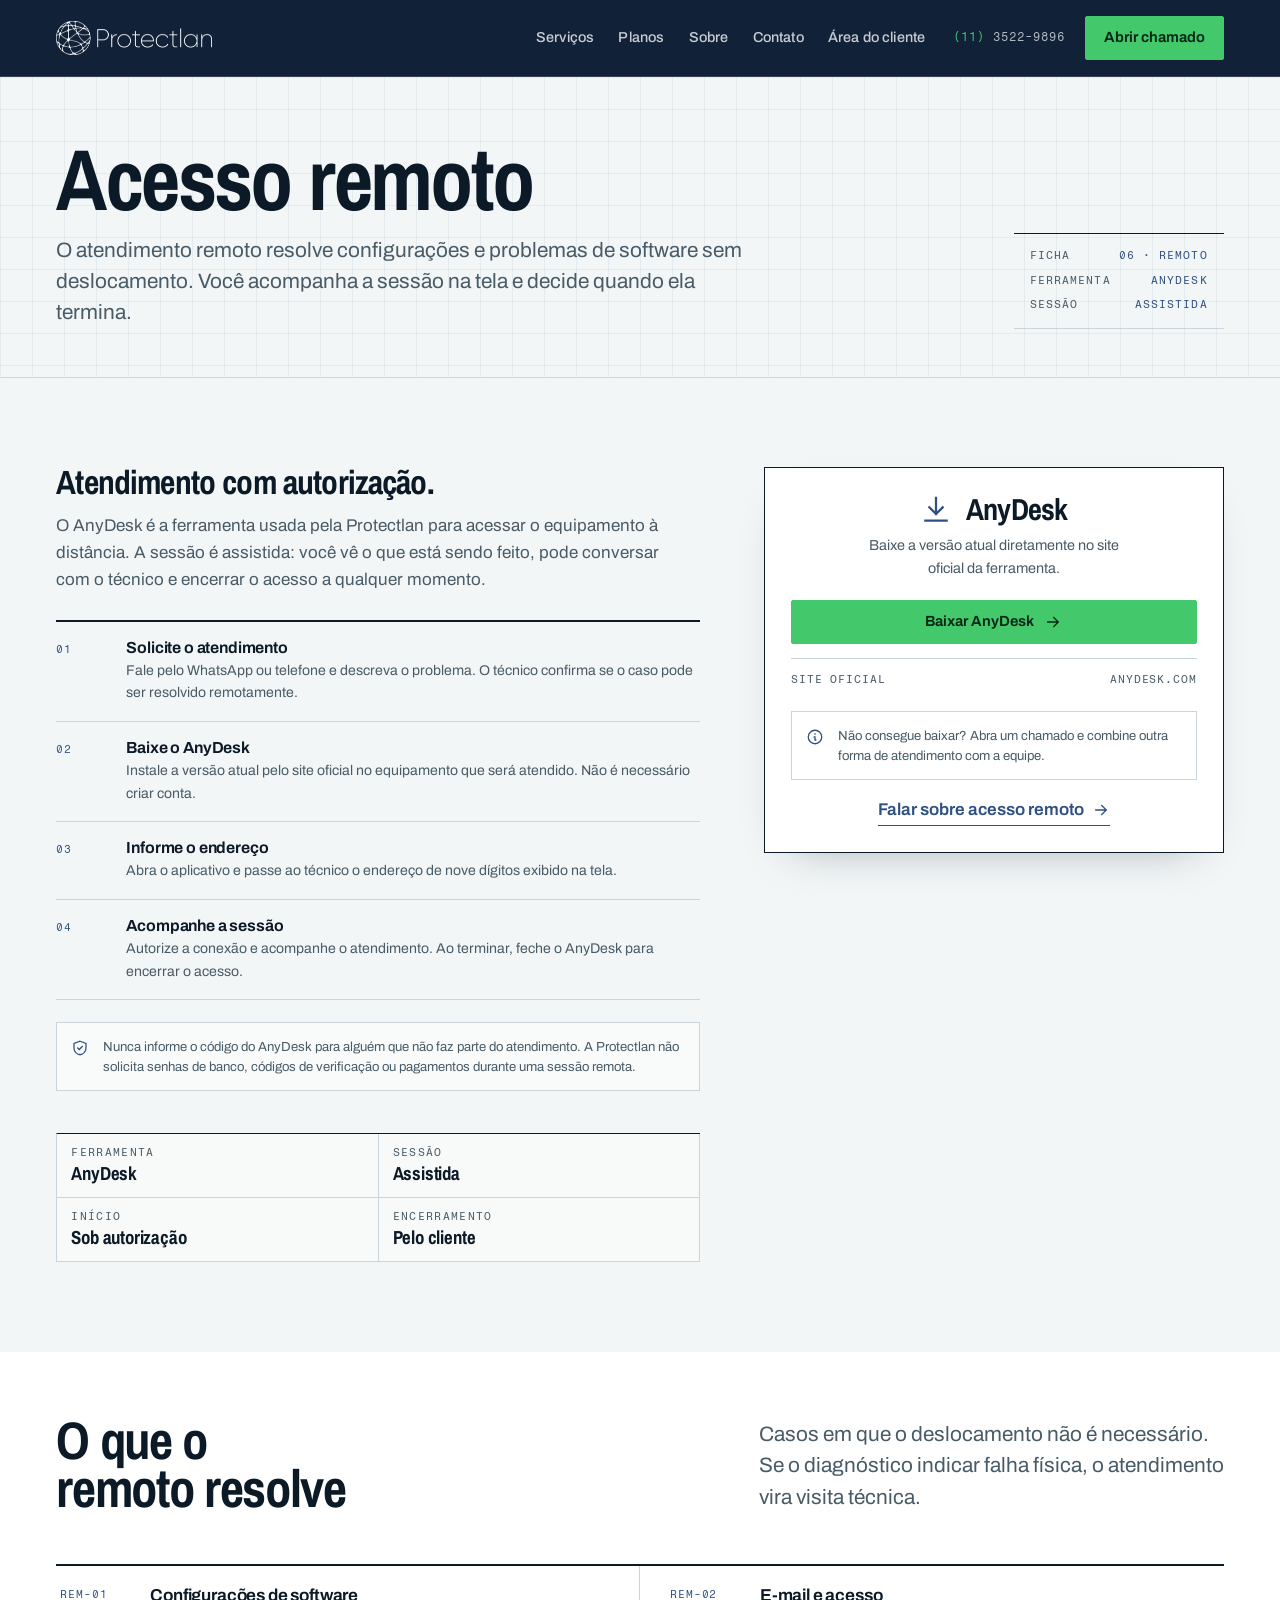
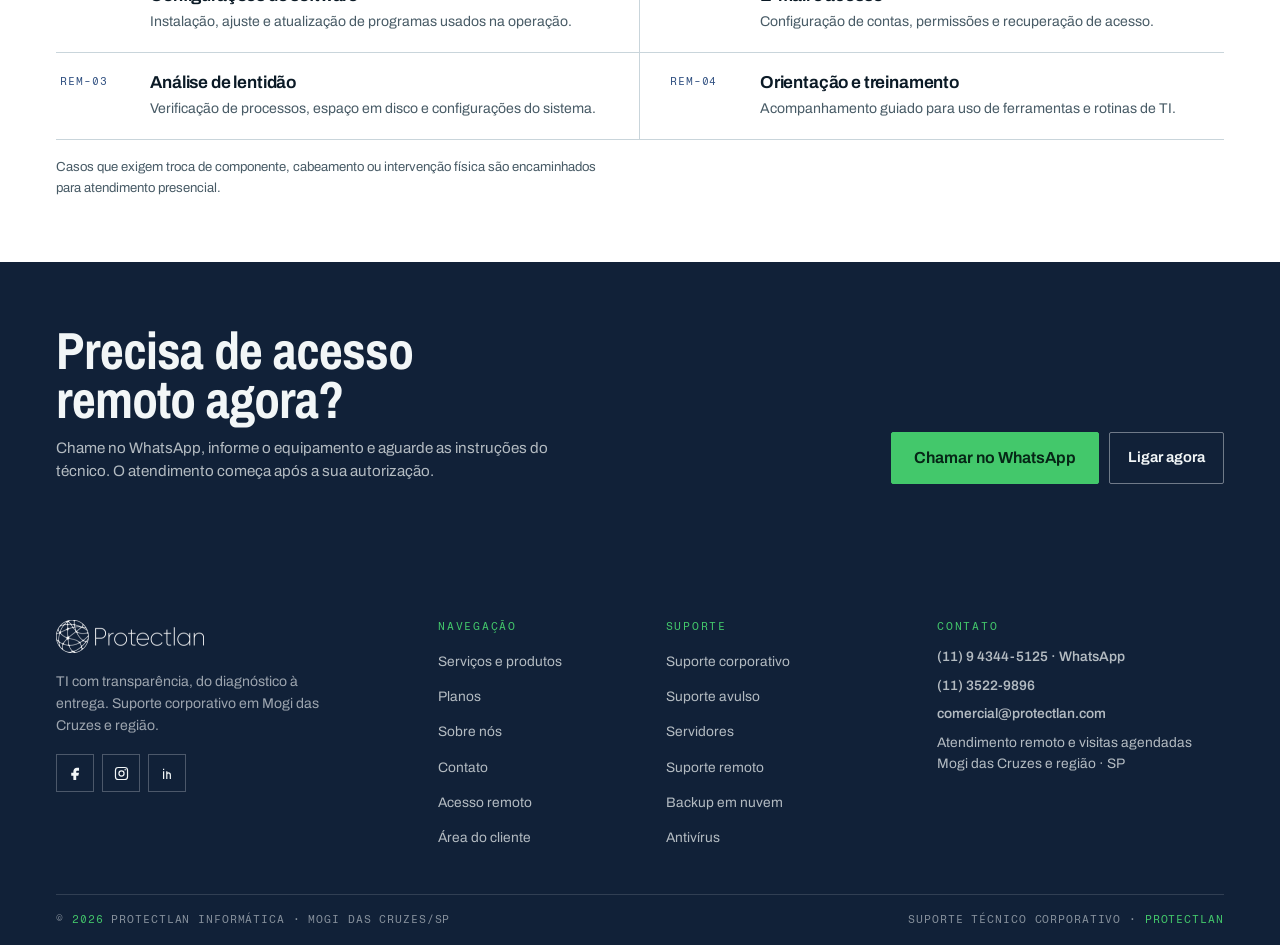
<file: public/acesso-remoto.html>
<!DOCTYPE html>
<html lang="pt-BR" class="no-js">
<head>
<meta charset="utf-8">
<meta name="viewport" content="width=device-width, initial-scale=1">
<title>Acesso remoto — Protectlan Informática</title>
<meta name="description" content="Baixe o AnyDesk e saiba como funciona o atendimento remoto da Protectlan: sessão assistida, iniciada e encerrada com a sua autorização.">
<meta name="theme-color" content="#112138">
<meta property="og:type" content="website">
<meta property="og:locale" content="pt_BR">
<meta property="og:title" content="Acesso remoto — Protectlan Informática">
<meta property="og:description" content="Atendimento remoto com AnyDesk, sessão assistida e autorização do cliente.">
<link rel="icon" href="favicon.svg" type="image/svg+xml">
<link rel="preload" href="fonts/archivo-narrow-latin-wght-normal.woff2" as="font" type="font/woff2" crossorigin>
<link rel="preload" href="fonts/archivo-latin-wght-normal.woff2" as="font" type="font/woff2" crossorigin>
<link rel="stylesheet" href="assets/css/site.css?v=dev">
<script>document.documentElement.classList.replace("no-js", "js");</script>
</head>
<body class="hide-float">
<a class="skip-link" href="#main">Pular para o conteúdo</a>

<header class="site-header" data-header>
  <div class="shell header-inner">
    <a class="brand" href="index.html" aria-label="Protectlan Informática — página inicial">
      <img src="brand/protectlan-branca.png" alt="Protectlan" width="296" height="66">
    </a>
    <nav class="nav" id="nav" aria-label="Navegação principal">
      <ul class="nav-list">
        <li><a href="servicos.html">Serviços</a></li>
        <li><a href="planos.html">Planos</a></li>
        <li><a href="sobre.html">Sobre</a></li>
        <li><a href="contato.html">Contato</a></li>
        <li><a href="area-cliente.html">Área do cliente</a></li>
        <li class="nav-mobile-only"><a href="tel:+551135229896">(11) 3522-9896</a></li>
      </ul>
      <div class="nav-foot">
        <a class="btn btn-primary" href="area-cliente.html#abrir">Abrir chamado
          <svg class="icon icon-arrow" viewBox="0 0 24 24" aria-hidden="true"><path d="M5 12h14M13 6l6 6-6 6"/></svg>
        </a>
      </div>
    </nav>
    <div class="header-actions">
      <a class="header-phone" href="tel:+551135229896"><span>(11)</span> 3522-9896</a>
      <a class="btn btn-primary header-cta" href="area-cliente.html#abrir">Abrir chamado</a>
    </div>
    <button class="menu-toggle" type="button" aria-expanded="false" aria-controls="nav" data-menu-toggle>
      <span class="sr-only">Abrir menu</span>
      <span class="menu-bars" aria-hidden="true"><i></i><i></i><i></i></span>
    </button>
  </div>
</header>

<main id="main">

  <section class="page-head sheet">
    <div class="shell page-head-grid">
      <div>
        <h1>Acesso remoto</h1>
        <p class="lede">O atendimento remoto resolve configurações e problemas de software sem deslocamento. Você acompanha a sessão na tela e decide quando ela termina.</p>
      </div>
      <div class="page-meta" role="group" aria-label="Informações da ficha de acesso remoto">
        <span class="meta-row"><span>Ficha</span><b>06 · Remoto</b></span>
        <span class="meta-row"><span>Ferramenta</span><b>AnyDesk</b></span>
        <span class="meta-row"><span>Sessão</span><b>Assistida</b></span>
      </div>
    </div>
  </section>

  <section class="section">
    <div class="shell remote-grid">
      <div data-reveal>
        <h2 class="h2-sm">Atendimento com autorização.</h2>
        <p class="remote-intro">O AnyDesk é a ferramenta usada pela Protectlan para acessar o equipamento à distância. A sessão é assistida: você vê o que está sendo feito, pode conversar com o técnico e encerrar o acesso a qualquer momento.</p>

        <div class="remote-steps">
          <article class="remote-step">
            <span class="step-code">01</span>
            <div>
              <h3>Solicite o atendimento</h3>
              <p>Fale pelo WhatsApp ou telefone e descreva o problema. O técnico confirma se o caso pode ser resolvido remotamente.</p>
            </div>
          </article>
          <article class="remote-step">
            <span class="step-code">02</span>
            <div>
              <h3>Baixe o AnyDesk</h3>
              <p>Instale a versão atual pelo site oficial no equipamento que será atendido. Não é necessário criar conta.</p>
            </div>
          </article>
          <article class="remote-step">
            <span class="step-code">03</span>
            <div>
              <h3>Informe o endereço</h3>
              <p>Abra o aplicativo e passe ao técnico o endereço de nove dígitos exibido na tela.</p>
            </div>
          </article>
          <article class="remote-step">
            <span class="step-code">04</span>
            <div>
              <h3>Acompanhe a sessão</h3>
              <p>Autorize a conexão e acompanhe o atendimento. Ao terminar, feche o AnyDesk para encerrar o acesso.</p>
            </div>
          </article>
        </div>

        <div class="security-note">
          <svg class="icon" viewBox="0 0 24 24" aria-hidden="true"><path d="M12 3l8 3v6c0 4.4-3.4 8.2-8 9-4.6-.8-8-4.6-8-9V6l8-3Z"/><path d="M9 12l2 2 4-4"/></svg>
          <span>Nunca informe o código do AnyDesk para alguém que não faz parte do atendimento. A Protectlan não solicita senhas de banco, códigos de verificação ou pagamentos durante uma sessão remota.</span>
        </div>

        <dl class="conditions">
          <div><dt>Ferramenta</dt><dd>AnyDesk</dd></div>
          <div><dt>Sessão</dt><dd>Assistida</dd></div>
          <div><dt>Início</dt><dd>Sob autorização</dd></div>
          <div><dt>Encerramento</dt><dd>Pelo cliente</dd></div>
        </dl>
      </div>

      <aside class="download-plate" data-reveal>
        <div class="download-head">
          <span class="download-mark" aria-hidden="true">
            <svg class="icon" viewBox="0 0 24 24"><path d="M12 3v12M7 10l5 5 5-5M4 20h16"/></svg>
          </span>
          <h2>AnyDesk</h2>
        </div>
        <p>Baixe a versão atual diretamente no site oficial da ferramenta.</p>
        <a class="btn btn-primary" href="https://anydesk.com/pt/downloads" target="_blank" rel="noopener">Baixar AnyDesk
          <svg class="icon icon-arrow" viewBox="0 0 24 24" aria-hidden="true"><path d="M5 12h14M13 6l6 6-6 6"/></svg>
        </a>
        <div class="download-meta">
          <span>Site oficial</span>
          <span>anydesk.com</span>
        </div>
        <div class="security-note download-note">
          <svg class="icon" viewBox="0 0 24 24" aria-hidden="true"><circle cx="12" cy="12" r="9"/><path d="M12 8h.01M11 12h1v4h1"/></svg>
          <span>Não consegue baixar? Abra um chamado e combine outra forma de atendimento com a equipe.</span>
        </div>
        <a class="link-arrow download-link" href="contato.html?assunto=acesso">Falar sobre acesso remoto <svg class="icon" viewBox="0 0 24 24" aria-hidden="true"><path d="M5 12h14M13 6l6 6-6 6"/></svg></a>
      </aside>
    </div>
  </section>

  <section class="section-tight band-white">
    <div class="shell">
      <div class="section-head" data-reveal>
        <h2>O que o remoto resolve</h2>
        <p class="lede">Casos em que o deslocamento não é necessário. Se o diagnóstico indicar falha física, o atendimento vira visita técnica.</p>
      </div>
      <div class="solution-grid" data-reveal>
        <article class="solution">
          <span class="solution-code">REM-01</span>
          <div><h3>Configurações de software</h3><p>Instalação, ajuste e atualização de programas usados na operação.</p></div>
        </article>
        <article class="solution">
          <span class="solution-code">REM-02</span>
          <div><h3>E-mail e acesso</h3><p>Configuração de contas, permissões e recuperação de acesso.</p></div>
        </article>
        <article class="solution">
          <span class="solution-code">REM-03</span>
          <div><h3>Análise de lentidão</h3><p>Verificação de processos, espaço em disco e configurações do sistema.</p></div>
        </article>
        <article class="solution">
          <span class="solution-code">REM-04</span>
          <div><h3>Orientação e treinamento</h3><p>Acompanhamento guiado para uso de ferramentas e rotinas de TI.</p></div>
        </article>
      </div>
      <p class="remote-footnote">Casos que exigem troca de componente, cabeamento ou intervenção física são encaminhados para atendimento presencial.</p>
    </div>
  </section>

  <section class="band band-ink section-tight">
    <div class="shell cta-strip">
      <div>
        <h2>Precisa de acesso remoto agora?</h2>
        <p>Chame no WhatsApp, informe o equipamento e aguarde as instruções do técnico. O atendimento começa após a sua autorização.</p>
      </div>
      <div class="actions">
        <a class="btn btn-primary btn-lg" href="https://wa.me/5511943445125?text=Ol%C3%A1%21%20Preciso%20de%20atendimento%20remoto%20da%20Protectlan." target="_blank" rel="noopener">Chamar no WhatsApp</a>
        <a class="btn btn-outline-light" href="tel:+551135229896">Ligar agora</a>
      </div>
    </div>
  </section>

</main>

<footer class="site-footer">
  <div class="shell">
    <div class="footer-grid">
      <div class="footer-brand">
        <img src="brand/protectlan-branca.png" alt="Protectlan" width="296" height="66" loading="lazy" decoding="async">
        <p>TI com transparência, do diagnóstico à entrega. Suporte corporativo em Mogi das Cruzes e região.</p>
        <div class="socials">
          <a href="https://www.facebook.com/Protectlan" target="_blank" rel="noopener" aria-label="Protectlan no Facebook"><svg class="icon" viewBox="0 0 24 24" aria-hidden="true"><path d="M14 8h3V4h-3c-2.8 0-5 2.2-5 5v2H6v4h3v6h4v-6h3l1-4h-4V9c0-.6.4-1 1-1Z" fill="currentColor" stroke="none"/></svg></a>
          <a href="https://www.instagram.com/protectlan.sp/" target="_blank" rel="noopener" aria-label="Protectlan no Instagram"><svg class="icon" viewBox="0 0 24 24" aria-hidden="true"><rect x="3.5" y="3.5" width="17" height="17" rx="4"/><circle cx="12" cy="12" r="3.6"/><circle cx="17.2" cy="6.8" r="1" fill="currentColor" stroke="none"/></svg></a>
          <a href="https://www.linkedin.com/company/protectlan" target="_blank" rel="noopener" aria-label="Protectlan no LinkedIn"><svg class="icon" viewBox="0 0 24 24" aria-hidden="true"><path d="M6.5 9.5V19M6.5 6.2v.1M11 19v-5.4c0-1.7 1-2.6 2.4-2.6 1.5 0 2.6 1 2.6 3V19M11 9.5V19"/></svg></a>
        </div>
      </div>
      <div class="footer-col">
        <h3>Navegação</h3>
        <ul>
          <li><a href="servicos.html">Serviços e produtos</a></li>
          <li><a href="planos.html">Planos</a></li>
          <li><a href="sobre.html">Sobre nós</a></li>
          <li><a href="contato.html">Contato</a></li>
          <li><a href="acesso-remoto.html">Acesso remoto</a></li>
          <li><a href="area-cliente.html">Área do cliente</a></li>
        </ul>
      </div>
      <div class="footer-col">
        <h3>Suporte</h3>
        <ul>
          <li><a href="servicos.html#corporativo">Suporte corporativo</a></li>
          <li><a href="servicos.html#avulso">Suporte avulso</a></li>
          <li><a href="servicos.html#servidores">Servidores</a></li>
          <li><a href="servicos.html#remoto">Suporte remoto</a></li>
          <li><a href="servicos.html#backup">Backup em nuvem</a></li>
          <li><a href="servicos.html#antivirus">Antivírus</a></li>
        </ul>
      </div>
      <div class="footer-col footer-contact">
        <h3>Contato</h3>
        <ul>
          <li><a href="https://wa.me/5511943445125" target="_blank" rel="noopener">(11) 9 4344-5125 · WhatsApp</a></li>
          <li><a href="tel:+551135229896">(11) 3522-9896</a></li>
          <li><a href="mailto:comercial@protectlan.com">comercial@protectlan.com</a></li>
          <li><p class="footer-note">Atendimento remoto e visitas agendadas<br>Mogi das Cruzes e região · SP</p></li>
        </ul>
      </div>
    </div>
    <div class="footer-bottom">
      <p>© <span data-year>2026</span> Protectlan Informática · Mogi das Cruzes/SP</p>
      <p>Suporte técnico corporativo · <span>Protectlan</span></p>
    </div>
  </div>
</footer>

<a class="wa-float" href="https://wa.me/5511943445125?text=Ol%C3%A1%21%20Vim%20pelo%20site%20da%20Protectlan%20e%20gostaria%20de%20falar%20sobre%20suporte%20de%20TI." target="_blank" rel="noopener" aria-label="Falar com a Protectlan no WhatsApp">
  <svg class="icon wa-icon" viewBox="0 0 24 24" aria-hidden="true"><path d="M20 11.2a7.7 7.7 0 0 1-11.4 6.8L4 19.5l1.5-4.4A7.7 7.7 0 1 1 20 11.2Z"/><path d="M9.2 8.6c.2 2.7 2.1 4.8 4.8 5.2"/></svg>
  <span>WhatsApp</span>
</a>

<script src="assets/js/site.js?v=dev"></script>
</body>
</html>
</file>
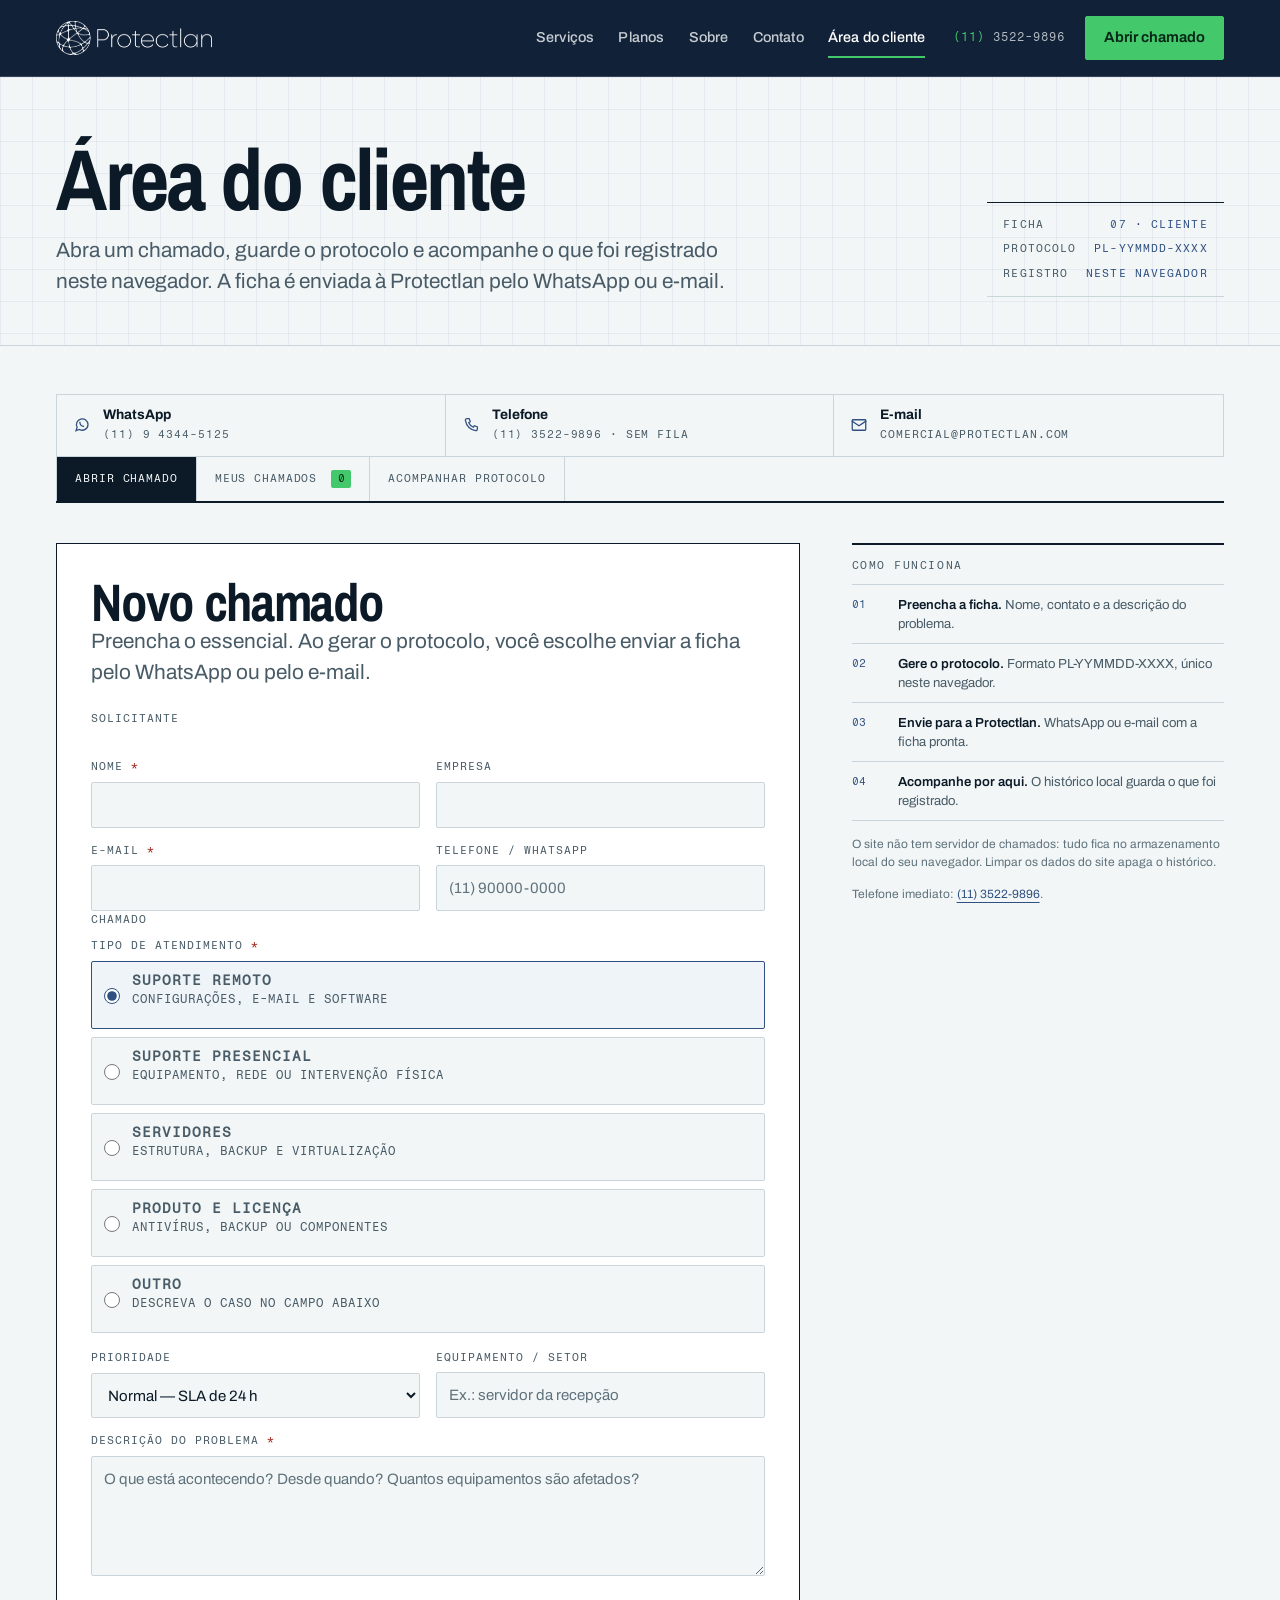
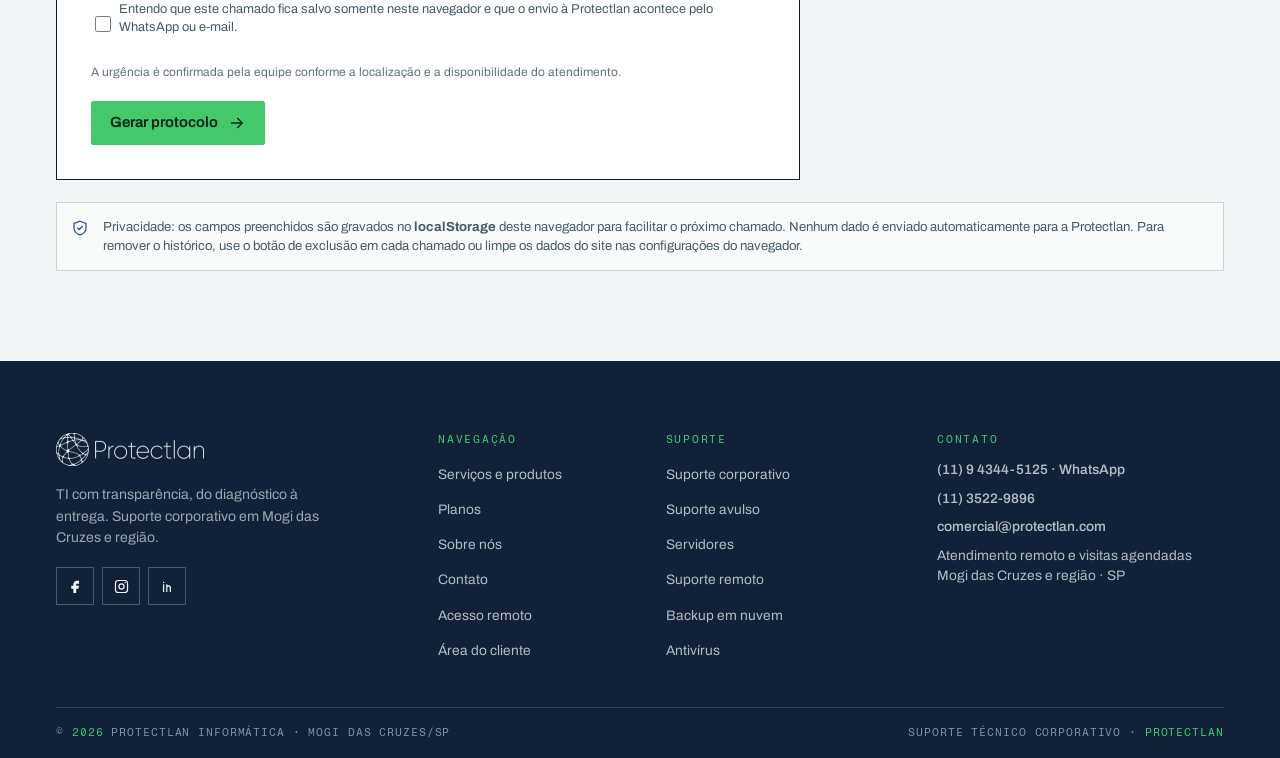
<file: public/area-cliente.html>
<!DOCTYPE html>
<html lang="pt-BR" class="no-js">
<head>
<meta charset="utf-8">
<meta name="viewport" content="width=device-width, initial-scale=1">
<title>Área do cliente — Protectlan Informática</title>
<meta name="description" content="Abra um chamado, guarde o protocolo e acompanhe os registros salvos neste navegador. Envie a ficha para a Protectlan pelo WhatsApp ou e-mail.">
<meta name="theme-color" content="#112138">
<meta property="og:type" content="website">
<meta property="og:locale" content="pt_BR">
<meta property="og:title" content="Área do cliente — Protectlan Informática">
<meta property="og:description" content="Abra um chamado com protocolo e envie a ficha para a Protectlan.">
<link rel="icon" href="favicon.svg" type="image/svg+xml">
<link rel="preload" href="fonts/archivo-narrow-latin-wght-normal.woff2" as="font" type="font/woff2" crossorigin>
<link rel="preload" href="fonts/archivo-latin-wght-normal.woff2" as="font" type="font/woff2" crossorigin>
<link rel="stylesheet" href="assets/css/site.css?v=dev">
<script>document.documentElement.classList.replace("no-js", "js");</script>
</head>
<body class="hide-float">
<a class="skip-link" href="#main">Pular para o conteúdo</a>

<header class="site-header" data-header>
  <div class="shell header-inner">
    <a class="brand" href="index.html" aria-label="Protectlan Informática — página inicial">
      <img src="brand/protectlan-branca.png" alt="Protectlan" width="296" height="66">
    </a>
    <nav class="nav" id="nav" aria-label="Navegação principal">
      <ul class="nav-list">
        <li><a href="servicos.html">Serviços</a></li>
        <li><a href="planos.html">Planos</a></li>
        <li><a href="sobre.html">Sobre</a></li>
        <li><a href="contato.html">Contato</a></li>
        <li><a href="area-cliente.html" aria-current="page">Área do cliente</a></li>
        <li class="nav-mobile-only"><a href="tel:+551135229896">(11) 3522-9896</a></li>
      </ul>
      <div class="nav-foot">
        <a class="btn btn-primary" href="area-cliente.html#abrir">Abrir chamado
          <svg class="icon icon-arrow" viewBox="0 0 24 24" aria-hidden="true"><path d="M5 12h14M13 6l6 6-6 6"/></svg>
        </a>
      </div>
    </nav>
    <div class="header-actions">
      <a class="header-phone" href="tel:+551135229896"><span>(11)</span> 3522-9896</a>
      <a class="btn btn-primary header-cta" href="area-cliente.html#abrir">Abrir chamado</a>
    </div>
    <button class="menu-toggle" type="button" aria-expanded="false" aria-controls="nav" data-menu-toggle>
      <span class="sr-only">Abrir menu</span>
      <span class="menu-bars" aria-hidden="true"><i></i><i></i><i></i></span>
    </button>
  </div>
</header>

<main id="main">

  <section class="page-head sheet">
    <div class="shell page-head-grid">
      <div>
        <h1>Área do cliente</h1>
        <p class="lede">Abra um chamado, guarde o protocolo e acompanhe o que foi registrado neste navegador. A ficha é enviada à Protectlan pelo WhatsApp ou e-mail.</p>
      </div>
      <div class="page-meta" role="group" aria-label="Informações da ficha da área do cliente">
        <span class="meta-row"><span>Ficha</span><b>07 · Cliente</b></span>
        <span class="meta-row"><span>Protocolo</span><b>PL-YYMMDD-XXXX</b></span>
        <span class="meta-row"><span>Registro</span><b>Neste navegador</b></span>
      </div>
    </div>
  </section>

  <div class="client-shell">
    <div class="shell">

      <div class="client-channels" data-reveal>
        <a class="client-channel" href="https://wa.me/5511943445125?text=Ol%C3%A1%21%20Preciso%20de%20suporte%20da%20Protectlan." target="_blank" rel="noopener">
          <svg class="icon" viewBox="0 0 24 24" aria-hidden="true"><path d="M20 11.2a7.7 7.7 0 0 1-11.4 6.8L4 19.5l1.5-4.4A7.7 7.7 0 1 1 20 11.2Z"/><path d="M9.2 8.6c.2 2.7 2.1 4.8 4.8 5.2"/></svg>
          <span><b>WhatsApp</b><small>(11) 9 4344-5125</small></span>
        </a>
        <a class="client-channel" href="tel:+551135229896">
          <svg class="icon" viewBox="0 0 24 24" aria-hidden="true"><path d="M6.5 3.5h3l1.5 4-2 1.5a12 12 0 0 0 6 6l1.5-2 4 1.5v3a2 2 0 0 1-2.2 2A17.5 17.5 0 0 1 4.5 5.7a2 2 0 0 1 2-2.2Z"/></svg>
          <span><b>Telefone</b><small>(11) 3522-9896 · sem fila</small></span>
        </a>
        <a class="client-channel" href="mailto:comercial@protectlan.com">
          <svg class="icon" viewBox="0 0 24 24" aria-hidden="true"><rect x="3" y="5" width="18" height="14" rx="1"/><path d="M3 7l9 6 9-6"/></svg>
          <span><b>E-mail</b><small>comercial@protectlan.com</small></span>
        </a>
      </div>

      <span class="anchor-target" id="abrir" aria-hidden="true"></span>
      <span class="anchor-target" id="acompanhar" aria-hidden="true"></span>

      <div class="client-tabs" role="tablist" aria-label="Área do cliente" data-tabs>
        <button class="client-tab" type="button" role="tab" id="tab-abrir" aria-controls="panel-abrir" aria-selected="true" data-tab="abrir">Abrir chamado</button>
        <button class="client-tab" type="button" role="tab" id="tab-meus" aria-controls="panel-meus" aria-selected="false" tabindex="-1" data-tab="meus">Meus chamados <span class="count" data-ticket-count>0</span></button>
        <button class="client-tab" type="button" role="tab" id="tab-acompanhar" aria-controls="panel-acompanhar" aria-selected="false" tabindex="-1" data-tab="acompanhar">Acompanhar<span class="tab-suffix"> protocolo</span></button>
      </div>

      <section class="client-panel" id="panel-abrir" role="tabpanel" aria-labelledby="tab-abrir" tabindex="0">
        <div class="client-grid">
          <div>
            <div class="client-form-plate">
              <div data-form-intro>
                <h2>Novo chamado</h2>
                <p class="lede">Preencha o essencial. Ao gerar o protocolo, você escolhe enviar a ficha pelo WhatsApp ou pelo e-mail.</p>
              </div>

              <form class="ticket-form" id="ticket-form" novalidate data-ticket-form>
                <fieldset class="form-section">
                  <legend>Solicitante</legend>
                  <div class="form-grid">
                    <div class="field">
                      <label for="t-name">Nome <span class="req" aria-hidden="true">*</span></label>
                      <input id="t-name" name="name" type="text" autocomplete="name" required aria-describedby="t-name-error">
                      <span class="field-error" id="t-name-error">Informe seu nome.</span>
                    </div>
                    <div class="field">
                      <label for="t-company">Empresa</label>
                      <input id="t-company" name="company" type="text" autocomplete="organization">
                    </div>
                    <div class="field">
                      <label for="t-email">E-mail <span class="req" aria-hidden="true">*</span></label>
                      <input id="t-email" name="email" type="email" autocomplete="email" inputmode="email" required aria-describedby="t-email-error">
                      <span class="field-error" id="t-email-error">Informe um e-mail válido.</span>
                    </div>
                    <div class="field">
                      <label for="t-phone">Telefone / WhatsApp</label>
                      <input id="t-phone" name="phone" type="tel" autocomplete="tel" inputmode="tel" placeholder="(11) 90000-0000">
                    </div>
                  </div>
                </fieldset>

                <fieldset class="form-section">
                  <legend>Chamado</legend>
                  <div class="field">
                    <span class="field-label" id="t-type-label">Tipo de atendimento <span class="req" aria-hidden="true">*</span></span>
                    <div class="choice-list" role="radiogroup" aria-labelledby="t-type-label" aria-describedby="t-type-error">
                      <label class="choice">
                        <input type="radio" name="type" value="Suporte remoto" checked>
                        <span><b>Suporte remoto</b><small>Configurações, e-mail e software</small></span>
                      </label>
                      <label class="choice">
                        <input type="radio" name="type" value="Suporte presencial">
                        <span><b>Suporte presencial</b><small>Equipamento, rede ou intervenção física</small></span>
                      </label>
                      <label class="choice">
                        <input type="radio" name="type" value="Servidores">
                        <span><b>Servidores</b><small>Estrutura, backup e virtualização</small></span>
                      </label>
                      <label class="choice">
                        <input type="radio" name="type" value="Produto e licença">
                        <span><b>Produto e licença</b><small>Antivírus, backup ou componentes</small></span>
                      </label>
                      <label class="choice">
                        <input type="radio" name="type" value="Outro">
                        <span><b>Outro</b><small>Descreva o caso no campo abaixo</small></span>
                      </label>
                    </div>
                    <span class="field-error" id="t-type-error">Escolha o tipo de atendimento.</span>
                  </div>

                  <div class="form-grid form-grid--spaced">
                    <div class="field">
                      <label for="t-priority">Prioridade</label>
                      <select id="t-priority" name="priority">
                        <option value="Normal">Normal — SLA de 24 h</option>
                        <option value="Urgente">Urgente — avaliação em 4 h</option>
                      </select>
                    </div>
                    <div class="field">
                      <label for="t-equipment">Equipamento / setor</label>
                      <input id="t-equipment" name="equipment" type="text" placeholder="Ex.: servidor da recepção">
                    </div>
                    <div class="field field--full">
                      <label for="t-description">Descrição do problema <span class="req" aria-hidden="true">*</span></label>
                      <textarea id="t-description" name="description" required minlength="15" maxlength="1200" aria-describedby="t-description-error" placeholder="O que está acontecendo? Desde quando? Quantos equipamentos são afetados?"></textarea>
                      <span class="field-error" id="t-description-error">Descreva o caso com pelo menos 15 caracteres.</span>
                    </div>
                    <div class="field field--full">
                      <label class="check">
                        <input id="t-local" name="local" type="checkbox" required aria-describedby="t-local-error">
                        <span>Entendo que este chamado fica salvo somente neste navegador e que o envio à Protectlan acontece pelo WhatsApp ou e-mail.</span>
                      </label>
                      <span class="field-error" id="t-local-error">Confirme o registro local para continuar.</span>
                    </div>
                  </div>
                  <p class="summary-note">A urgência é confirmada pela equipe conforme a localização e a disponibilidade do atendimento.</p>
                </fieldset>

                <div class="form-actions">
                  <button class="btn btn-primary" type="submit">Gerar protocolo
                    <svg class="icon icon-arrow" viewBox="0 0 24 24" aria-hidden="true"><path d="M5 12h14M13 6l6 6-6 6"/></svg>
                  </button>
                </div>
              </form>

              <div class="ticket-success" id="ticket-success" data-ticket-success hidden aria-live="polite">
                <div class="success-top">
                  <span class="success-mark"><svg class="icon" viewBox="0 0 24 24" aria-hidden="true"><path d="M5 12l4 4L19 6"/></svg></span>
                  <h2>Chamado registrado.</h2>
                </div>
                <p class="success-lede">Guarde o protocolo. Ele identifica a ficha nos canais de atendimento.</p>
                <div class="protocol-display">
                  <div><span class="label">Protocolo</span><strong data-protocol>—</strong></div>
                  <button class="btn btn-ghost btn-sm" type="button" data-copy-protocol>Copiar protocolo</button>
                </div>
                <div class="success-actions">
                  <a class="btn btn-primary btn-sm" href="#" data-success-wa target="_blank" rel="noopener">Enviar pelo WhatsApp</a>
                  <a class="btn btn-ghost btn-sm" href="#" data-success-email>Enviar por e-mail</a>
                  <button class="btn btn-ghost btn-sm" type="button" data-print-ticket>Imprimir ficha</button>
                  <button class="btn btn-ghost btn-sm" type="button" data-new-ticket>Novo chamado</button>
                  <button class="btn btn-ghost btn-sm" type="button" data-goto-tab="meus">Ver meus chamados</button>
                </div>
                <p class="success-note">O protocolo confirma o registro neste navegador. A Protectlan recebe o chamado quando você envia a ficha por WhatsApp ou e-mail.</p>
              </div>
            </div>
          </div>

          <aside class="summary-aside">
            <h3>Como funciona</h3>
            <ol class="summary-steps">
              <li><span class="num">01</span><span><b>Preencha a ficha.</b> Nome, contato e a descrição do problema.</span></li>
              <li><span class="num">02</span><span><b>Gere o protocolo.</b> Formato PL-YYMMDD-XXXX, único neste navegador.</span></li>
              <li><span class="num">03</span><span><b>Envie para a Protectlan.</b> WhatsApp ou e-mail com a ficha pronta.</span></li>
              <li><span class="num">04</span><span><b>Acompanhe por aqui.</b> O histórico local guarda o que foi registrado.</span></li>
            </ol>
            <p class="summary-note">O site não tem servidor de chamados: tudo fica no armazenamento local do seu navegador. Limpar os dados do site apaga o histórico.</p>
            <p class="summary-note">Telefone imediato: <a href="tel:+551135229896">(11) 3522-9896</a>.</p>
          </aside>
        </div>
      </section>

      <section class="client-panel" id="panel-meus" role="tabpanel" aria-labelledby="tab-meus" tabindex="0" hidden>
        <div class="ticket-toolbar">
          <h2>Meus chamados</h2>
          <label class="search-field">
            <svg class="icon" viewBox="0 0 24 24" aria-hidden="true"><circle cx="11" cy="11" r="7"/><path d="M16 16l5 5"/></svg>
            <span class="sr-only">Buscar chamados</span>
            <input id="ticket-search" type="search" placeholder="Buscar por protocolo ou assunto">
          </label>
        </div>
        <div class="ticket-list" id="ticket-list" data-ticket-list></div>
        <p class="summary-note">Os chamados ficam salvos somente neste navegador. O status exibido é o registro local, não o andamento na Protectlan.</p>
      </section>

      <section class="client-panel" id="panel-acompanhar" role="tabpanel" aria-labelledby="tab-acompanhar" tabindex="0" hidden>
        <div class="track-plate">
          <h2>Acompanhar protocolo</h2>
          <p>Digite o protocolo para consultar o registro local e ver o que já foi enviado.</p>
          <form class="track-form" id="track-form" data-track-form novalidate>
            <div class="field">
              <label for="track-code">Protocolo</label>
              <input id="track-code" name="protocol" type="text" placeholder="PL-260526-0001" autocomplete="off" spellcheck="false" required aria-describedby="track-code-error">
              <span class="field-error" id="track-code-error">Digite um protocolo válido.</span>
            </div>
            <button class="btn btn-primary" type="submit">Consultar</button>
          </form>
          <div class="track-result" id="track-result" data-track-result hidden aria-live="polite"></div>
          <p class="summary-note">O acompanhamento reflete apenas o registro local. O andamento real é confirmado pela equipe no canal de atendimento.</p>
        </div>
      </section>

      <div class="security-note">
        <svg class="icon" viewBox="0 0 24 24" aria-hidden="true"><path d="M12 3l8 3v6c0 4.4-3.4 8.2-8 9-4.6-.8-8-4.6-8-9V6l8-3Z"/><path d="M9 12l2 2 4-4"/></svg>
        <span>Privacidade: os campos preenchidos são gravados no <b>localStorage</b> deste navegador para facilitar o próximo chamado. Nenhum dado é enviado automaticamente para a Protectlan. Para remover o histórico, use o botão de exclusão em cada chamado ou limpe os dados do site nas configurações do navegador.</span>
      </div>

    </div>
  </div>

  <div class="print-only print-sheet" id="print-sheet" data-print-sheet></div>

</main>

<footer class="site-footer">
  <div class="shell">
    <div class="footer-grid">
      <div class="footer-brand">
        <img src="brand/protectlan-branca.png" alt="Protectlan" width="296" height="66" loading="lazy" decoding="async">
        <p>TI com transparência, do diagnóstico à entrega. Suporte corporativo em Mogi das Cruzes e região.</p>
        <div class="socials">
          <a href="https://www.facebook.com/Protectlan" target="_blank" rel="noopener" aria-label="Protectlan no Facebook"><svg class="icon" viewBox="0 0 24 24" aria-hidden="true"><path d="M14 8h3V4h-3c-2.8 0-5 2.2-5 5v2H6v4h3v6h4v-6h3l1-4h-4V9c0-.6.4-1 1-1Z" fill="currentColor" stroke="none"/></svg></a>
          <a href="https://www.instagram.com/protectlan.sp/" target="_blank" rel="noopener" aria-label="Protectlan no Instagram"><svg class="icon" viewBox="0 0 24 24" aria-hidden="true"><rect x="3.5" y="3.5" width="17" height="17" rx="4"/><circle cx="12" cy="12" r="3.6"/><circle cx="17.2" cy="6.8" r="1" fill="currentColor" stroke="none"/></svg></a>
          <a href="https://www.linkedin.com/company/protectlan" target="_blank" rel="noopener" aria-label="Protectlan no LinkedIn"><svg class="icon" viewBox="0 0 24 24" aria-hidden="true"><path d="M6.5 9.5V19M6.5 6.2v.1M11 19v-5.4c0-1.7 1-2.6 2.4-2.6 1.5 0 2.6 1 2.6 3V19M11 9.5V19"/></svg></a>
        </div>
      </div>
      <div class="footer-col">
        <h3>Navegação</h3>
        <ul>
          <li><a href="servicos.html">Serviços e produtos</a></li>
          <li><a href="planos.html">Planos</a></li>
          <li><a href="sobre.html">Sobre nós</a></li>
          <li><a href="contato.html">Contato</a></li>
          <li><a href="acesso-remoto.html">Acesso remoto</a></li>
          <li><a href="area-cliente.html">Área do cliente</a></li>
        </ul>
      </div>
      <div class="footer-col">
        <h3>Suporte</h3>
        <ul>
          <li><a href="servicos.html#corporativo">Suporte corporativo</a></li>
          <li><a href="servicos.html#avulso">Suporte avulso</a></li>
          <li><a href="servicos.html#servidores">Servidores</a></li>
          <li><a href="servicos.html#remoto">Suporte remoto</a></li>
          <li><a href="servicos.html#backup">Backup em nuvem</a></li>
          <li><a href="servicos.html#antivirus">Antivírus</a></li>
        </ul>
      </div>
      <div class="footer-col footer-contact">
        <h3>Contato</h3>
        <ul>
          <li><a href="https://wa.me/5511943445125" target="_blank" rel="noopener">(11) 9 4344-5125 · WhatsApp</a></li>
          <li><a href="tel:+551135229896">(11) 3522-9896</a></li>
          <li><a href="mailto:comercial@protectlan.com">comercial@protectlan.com</a></li>
          <li><p class="footer-note">Atendimento remoto e visitas agendadas<br>Mogi das Cruzes e região · SP</p></li>
        </ul>
      </div>
    </div>
    <div class="footer-bottom">
      <p>© <span data-year>2026</span> Protectlan Informática · Mogi das Cruzes/SP</p>
      <p>Suporte técnico corporativo · <span>Protectlan</span></p>
    </div>
  </div>
</footer>

<a class="wa-float" href="https://wa.me/5511943445125?text=Ol%C3%A1%21%20Vim%20pelo%20site%20da%20Protectlan%20e%20gostaria%20de%20falar%20sobre%20suporte%20de%20TI." target="_blank" rel="noopener" aria-label="Falar com a Protectlan no WhatsApp">
  <svg class="icon wa-icon" viewBox="0 0 24 24" aria-hidden="true"><path d="M20 11.2a7.7 7.7 0 0 1-11.4 6.8L4 19.5l1.5-4.4A7.7 7.7 0 1 1 20 11.2Z"/><path d="M9.2 8.6c.2 2.7 2.1 4.8 4.8 5.2"/></svg>
  <span>WhatsApp</span>
</a>

<script src="assets/js/site.js?v=dev"></script>
<script src="assets/js/tickets.js?v=dev"></script>
</body>
</html>
</file>
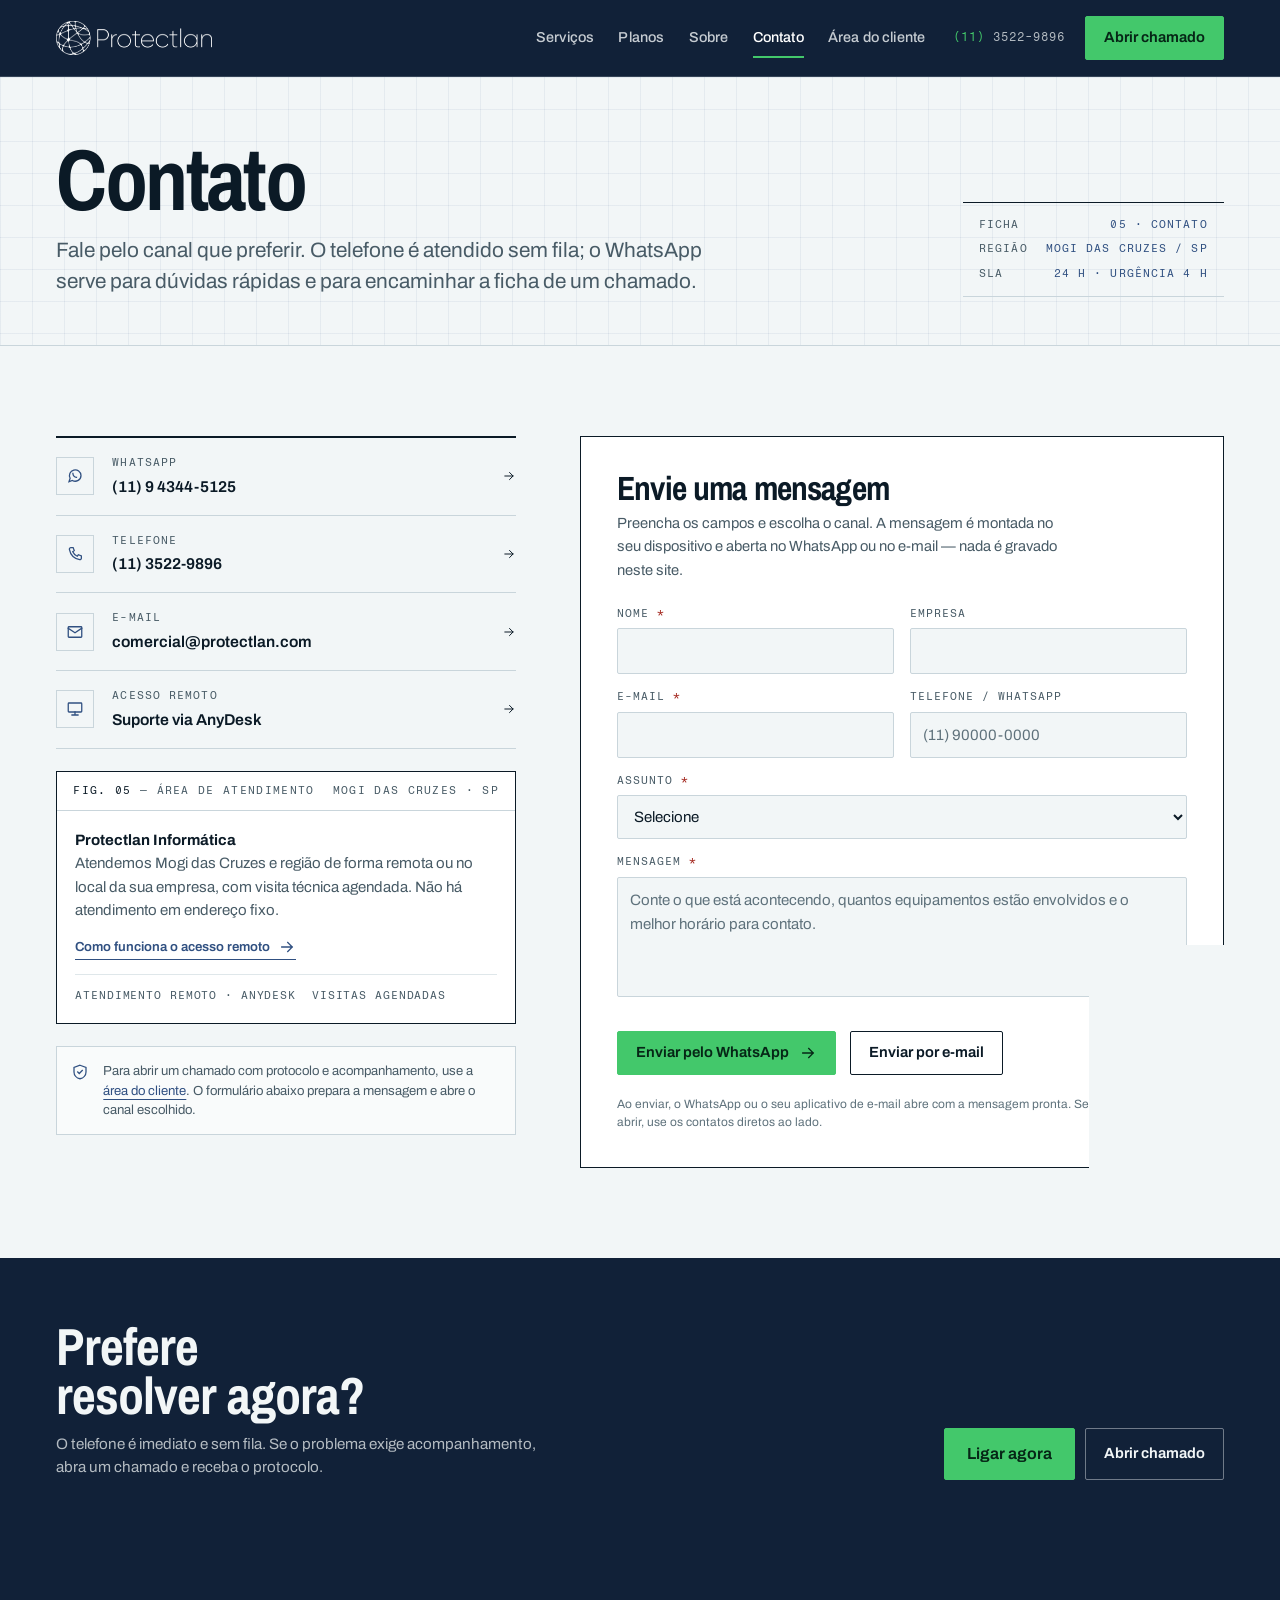
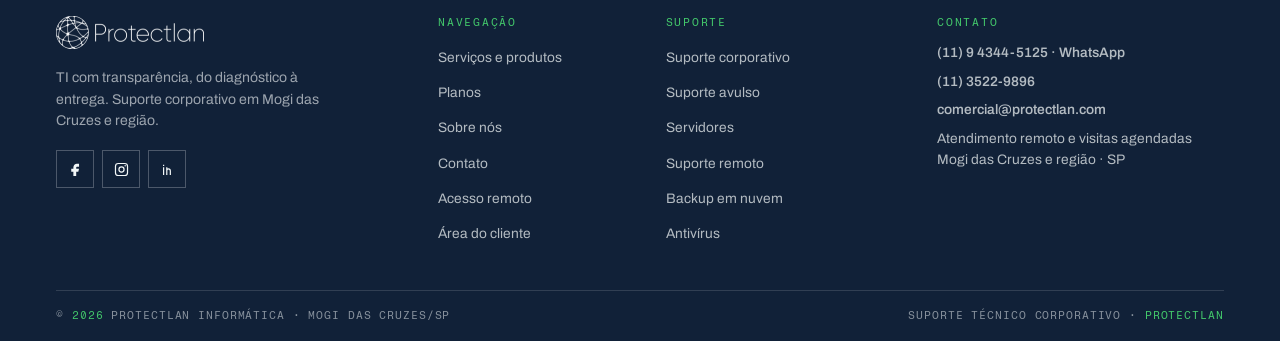
<file: public/contato.html>
<!DOCTYPE html>
<html lang="pt-BR" class="no-js">
<head>
<meta charset="utf-8">
<meta name="viewport" content="width=device-width, initial-scale=1">
<title>Contato — Protectlan Informática</title>
<meta name="description" content="Fale com a Protectlan: WhatsApp (11) 9 4344-5125, telefone (11) 3522-9896 e e-mail comercial@protectlan.com. Atendimento remoto e visitas agendadas em Mogi das Cruzes e região.">
<meta name="theme-color" content="#112138">
<meta property="og:type" content="website">
<meta property="og:locale" content="pt_BR">
<meta property="og:title" content="Contato — Protectlan Informática">
<meta property="og:description" content="WhatsApp, telefone e e-mail da Protectlan. Atendimento remoto e visitas agendadas em Mogi das Cruzes e região.">
<link rel="icon" href="favicon.svg" type="image/svg+xml">
<link rel="preload" href="fonts/archivo-narrow-latin-wght-normal.woff2" as="font" type="font/woff2" crossorigin>
<link rel="preload" href="fonts/archivo-latin-wght-normal.woff2" as="font" type="font/woff2" crossorigin>
<link rel="stylesheet" href="assets/css/site.css?v=dev">
<script>document.documentElement.classList.replace("no-js", "js");</script>
</head>
<body class="hide-float">
<a class="skip-link" href="#main">Pular para o conteúdo</a>

<header class="site-header" data-header>
  <div class="shell header-inner">
    <a class="brand" href="index.html" aria-label="Protectlan Informática — página inicial">
      <img src="brand/protectlan-branca.png" alt="Protectlan" width="296" height="66">
    </a>
    <nav class="nav" id="nav" aria-label="Navegação principal">
      <ul class="nav-list">
        <li><a href="servicos.html">Serviços</a></li>
        <li><a href="planos.html">Planos</a></li>
        <li><a href="sobre.html">Sobre</a></li>
        <li><a href="contato.html" aria-current="page">Contato</a></li>
        <li><a href="area-cliente.html">Área do cliente</a></li>
        <li class="nav-mobile-only"><a href="tel:+551135229896">(11) 3522-9896</a></li>
      </ul>
      <div class="nav-foot">
        <a class="btn btn-primary" href="area-cliente.html#abrir">Abrir chamado
          <svg class="icon icon-arrow" viewBox="0 0 24 24" aria-hidden="true"><path d="M5 12h14M13 6l6 6-6 6"/></svg>
        </a>
      </div>
    </nav>
    <div class="header-actions">
      <a class="header-phone" href="tel:+551135229896"><span>(11)</span> 3522-9896</a>
      <a class="btn btn-primary header-cta" href="area-cliente.html#abrir">Abrir chamado</a>
    </div>
    <button class="menu-toggle" type="button" aria-expanded="false" aria-controls="nav" data-menu-toggle>
      <span class="sr-only">Abrir menu</span>
      <span class="menu-bars" aria-hidden="true"><i></i><i></i><i></i></span>
    </button>
  </div>
</header>

<main id="main">

  <section class="page-head sheet">
    <div class="shell page-head-grid">
      <div>
        <h1>Contato</h1>
        <p class="lede">Fale pelo canal que preferir. O telefone é atendido sem fila; o WhatsApp serve para dúvidas rápidas e para encaminhar a ficha de um chamado.</p>
      </div>
      <div class="page-meta" role="group" aria-label="Informações da ficha de contato">
        <span class="meta-row"><span>Ficha</span><b>05 · Contato</b></span>
        <span class="meta-row"><span>Região</span><b>Mogi das Cruzes / SP</b></span>
        <span class="meta-row"><span>SLA</span><b>24 h · urgência 4 h</b></span>
      </div>
    </div>
  </section>

  <section class="section">
    <div class="shell contact-grid">
      <div data-reveal>
        <div class="contact-channels">
          <a class="channel" href="https://wa.me/5511943445125?text=Ol%C3%A1%21%20Vim%20pelo%20site%20da%20Protectlan." target="_blank" rel="noopener">
            <span class="channel-icon"><svg class="icon" viewBox="0 0 24 24" aria-hidden="true"><path d="M20 11.2a7.7 7.7 0 0 1-11.4 6.8L4 19.5l1.5-4.4A7.7 7.7 0 1 1 20 11.2Z"/><path d="M9.2 8.6c.2 2.7 2.1 4.8 4.8 5.2"/></svg></span>
            <span><span class="channel-label">WhatsApp</span><span class="channel-value">(11) 9 4344-5125</span></span>
            <svg class="icon icon--sm" viewBox="0 0 24 24" aria-hidden="true"><path d="M5 12h14M13 6l6 6-6 6"/></svg>
          </a>
          <a class="channel" href="tel:+551135229896">
            <span class="channel-icon"><svg class="icon" viewBox="0 0 24 24" aria-hidden="true"><path d="M6.5 3.5h3l1.5 4-2 1.5a12 12 0 0 0 6 6l1.5-2 4 1.5v3a2 2 0 0 1-2.2 2A17.5 17.5 0 0 1 4.5 5.7a2 2 0 0 1 2-2.2Z"/></svg></span>
            <span><span class="channel-label">Telefone</span><span class="channel-value">(11) 3522-9896</span></span>
            <svg class="icon icon--sm" viewBox="0 0 24 24" aria-hidden="true"><path d="M5 12h14M13 6l6 6-6 6"/></svg>
          </a>
          <a class="channel" href="mailto:comercial@protectlan.com">
            <span class="channel-icon"><svg class="icon" viewBox="0 0 24 24" aria-hidden="true"><rect x="3" y="5" width="18" height="14" rx="1"/><path d="M3 7l9 6 9-6"/></svg></span>
            <span><span class="channel-label">E-mail</span><span class="channel-value">comercial@protectlan.com</span></span>
            <svg class="icon icon--sm" viewBox="0 0 24 24" aria-hidden="true"><path d="M5 12h14M13 6l6 6-6 6"/></svg>
          </a>
          <a class="channel" href="acesso-remoto.html">
            <span class="channel-icon"><svg class="icon" viewBox="0 0 24 24" aria-hidden="true"><rect x="3" y="4" width="18" height="12" rx="1"/><path d="M8 20h8M12 16v4"/></svg></span>
            <span><span class="channel-label">Acesso remoto</span><span class="channel-value">Suporte via AnyDesk</span></span>
            <svg class="icon icon--sm" viewBox="0 0 24 24" aria-hidden="true"><path d="M5 12h14M13 6l6 6-6 6"/></svg>
          </a>
        </div>

        <div class="area-plate" data-reveal>
          <div class="plate-head"><span><b>FIG. 05</b> — Área de atendimento</span><span>Mogi das Cruzes · SP</span></div>
          <div class="area-body">
            <p><strong>Protectlan Informática</strong><br>Atendemos Mogi das Cruzes e região de forma remota ou no local da sua empresa, com visita técnica agendada. Não há atendimento em endereço fixo.</p>
            <a class="link-arrow" href="acesso-remoto.html">Como funciona o acesso remoto <svg class="icon" viewBox="0 0 24 24" aria-hidden="true"><path d="M5 12h14M13 6l6 6-6 6"/></svg></a>
            <div class="area-coords">
              <span>Atendimento remoto · AnyDesk</span>
              <span>Visitas agendadas</span>
            </div>
          </div>
        </div>

        <div class="security-note">
          <svg class="icon" viewBox="0 0 24 24" aria-hidden="true"><path d="M12 3l8 3v6c0 4.4-3.4 8.2-8 9-4.6-.8-8-4.6-8-9V6l8-3Z"/><path d="M9 12l2 2 4-4"/></svg>
          <span>Para abrir um chamado com protocolo e acompanhamento, use a <a href="area-cliente.html#abrir">área do cliente</a>. O formulário abaixo prepara a mensagem e abre o canal escolhido.</span>
        </div>
      </div>

      <div class="form-plate" data-reveal>
        <h2>Envie uma mensagem</h2>
        <p>Preencha os campos e escolha o canal. A mensagem é montada no seu dispositivo e aberta no WhatsApp ou no e-mail — nada é gravado neste site.</p>

        <form class="form-grid" id="contact-form" novalidate data-contact-form>
          <div class="field">
            <label for="c-name">Nome <span class="req" aria-hidden="true">*</span></label>
            <input id="c-name" name="name" type="text" autocomplete="name" required aria-describedby="c-name-error">
            <span class="field-error" id="c-name-error">Informe seu nome.</span>
          </div>
          <div class="field">
            <label for="c-company">Empresa</label>
            <input id="c-company" name="company" type="text" autocomplete="organization">
          </div>
          <div class="field">
            <label for="c-email">E-mail <span class="req" aria-hidden="true">*</span></label>
            <input id="c-email" name="email" type="email" autocomplete="email" inputmode="email" required aria-describedby="c-email-error">
            <span class="field-error" id="c-email-error">Informe um e-mail válido.</span>
          </div>
          <div class="field">
            <label for="c-phone">Telefone / WhatsApp</label>
            <input id="c-phone" name="phone" type="tel" autocomplete="tel" inputmode="tel" placeholder="(11) 90000-0000">
          </div>
          <div class="field field--full">
            <label for="c-subject">Assunto <span class="req" aria-hidden="true">*</span></label>
            <select id="c-subject" name="subject" required aria-describedby="c-subject-error">
              <option value="">Selecione</option>
              <option value="suporte">Suporte técnico</option>
              <option value="planos">Planos e proposta</option>
              <option value="antivirus">Produto: antivírus</option>
              <option value="backup">Produto: backup em nuvem</option>
              <option value="componentes">Produto: componentes físicos</option>
              <option value="acesso">Acesso remoto</option>
              <option value="outro">Outro assunto</option>
            </select>
            <span class="field-error" id="c-subject-error">Escolha um assunto.</span>
          </div>
          <div class="field field--full">
            <label for="c-message">Mensagem <span class="req" aria-hidden="true">*</span></label>
            <textarea id="c-message" name="message" required minlength="10" maxlength="1200" aria-describedby="c-message-error" placeholder="Conte o que está acontecendo, quantos equipamentos estão envolvidos e o melhor horário para contato."></textarea>
            <span class="field-error" id="c-message-error">Escreva pelo menos 10 caracteres.</span>
          </div>
          <div class="field field--full">
            <div class="form-actions">
              <button class="btn btn-primary" type="submit">Enviar pelo WhatsApp
                <svg class="icon icon-arrow" viewBox="0 0 24 24" aria-hidden="true"><path d="M5 12h14M13 6l6 6-6 6"/></svg>
              </button>
              <button class="btn btn-ghost" type="button" data-send-email>Enviar por e-mail</button>
            </div>
            <p class="form-note">Ao enviar, o WhatsApp ou o seu aplicativo de e-mail abre com a mensagem pronta. Se a janela não abrir, use os contatos diretos ao lado.</p>
            <div class="form-status" id="contact-status" role="status" aria-live="polite" hidden></div>
          </div>
        </form>
      </div>
    </div>
  </section>

  <section class="band band-ink section-tight">
    <div class="shell cta-strip">
      <div>
        <h2>Prefere resolver agora?</h2>
        <p>O telefone é imediato e sem fila. Se o problema exige acompanhamento, abra um chamado e receba o protocolo.</p>
      </div>
      <div class="actions">
        <a class="btn btn-primary btn-lg" href="tel:+551135229896">Ligar agora</a>
        <a class="btn btn-outline-light" href="area-cliente.html#abrir">Abrir chamado</a>
      </div>
    </div>
  </section>

</main>

<footer class="site-footer">
  <div class="shell">
    <div class="footer-grid">
      <div class="footer-brand">
        <img src="brand/protectlan-branca.png" alt="Protectlan" width="296" height="66" loading="lazy" decoding="async">
        <p>TI com transparência, do diagnóstico à entrega. Suporte corporativo em Mogi das Cruzes e região.</p>
        <div class="socials">
          <a href="https://www.facebook.com/Protectlan" target="_blank" rel="noopener" aria-label="Protectlan no Facebook"><svg class="icon" viewBox="0 0 24 24" aria-hidden="true"><path d="M14 8h3V4h-3c-2.8 0-5 2.2-5 5v2H6v4h3v6h4v-6h3l1-4h-4V9c0-.6.4-1 1-1Z" fill="currentColor" stroke="none"/></svg></a>
          <a href="https://www.instagram.com/protectlan.sp/" target="_blank" rel="noopener" aria-label="Protectlan no Instagram"><svg class="icon" viewBox="0 0 24 24" aria-hidden="true"><rect x="3.5" y="3.5" width="17" height="17" rx="4"/><circle cx="12" cy="12" r="3.6"/><circle cx="17.2" cy="6.8" r="1" fill="currentColor" stroke="none"/></svg></a>
          <a href="https://www.linkedin.com/company/protectlan" target="_blank" rel="noopener" aria-label="Protectlan no LinkedIn"><svg class="icon" viewBox="0 0 24 24" aria-hidden="true"><path d="M6.5 9.5V19M6.5 6.2v.1M11 19v-5.4c0-1.7 1-2.6 2.4-2.6 1.5 0 2.6 1 2.6 3V19M11 9.5V19"/></svg></a>
        </div>
      </div>
      <div class="footer-col">
        <h3>Navegação</h3>
        <ul>
          <li><a href="servicos.html">Serviços e produtos</a></li>
          <li><a href="planos.html">Planos</a></li>
          <li><a href="sobre.html">Sobre nós</a></li>
          <li><a href="contato.html">Contato</a></li>
          <li><a href="acesso-remoto.html">Acesso remoto</a></li>
          <li><a href="area-cliente.html">Área do cliente</a></li>
        </ul>
      </div>
      <div class="footer-col">
        <h3>Suporte</h3>
        <ul>
          <li><a href="servicos.html#corporativo">Suporte corporativo</a></li>
          <li><a href="servicos.html#avulso">Suporte avulso</a></li>
          <li><a href="servicos.html#servidores">Servidores</a></li>
          <li><a href="servicos.html#remoto">Suporte remoto</a></li>
          <li><a href="servicos.html#backup">Backup em nuvem</a></li>
          <li><a href="servicos.html#antivirus">Antivírus</a></li>
        </ul>
      </div>
      <div class="footer-col footer-contact">
        <h3>Contato</h3>
        <ul>
          <li><a href="https://wa.me/5511943445125" target="_blank" rel="noopener">(11) 9 4344-5125 · WhatsApp</a></li>
          <li><a href="tel:+551135229896">(11) 3522-9896</a></li>
          <li><a href="mailto:comercial@protectlan.com">comercial@protectlan.com</a></li>
          <li><p class="footer-note">Atendimento remoto e visitas agendadas<br>Mogi das Cruzes e região · SP</p></li>
        </ul>
      </div>
    </div>
    <div class="footer-bottom">
      <p>© <span data-year>2026</span> Protectlan Informática · Mogi das Cruzes/SP</p>
      <p>Suporte técnico corporativo · <span>Protectlan</span></p>
    </div>
  </div>
</footer>

<a class="wa-float" href="https://wa.me/5511943445125?text=Ol%C3%A1%21%20Vim%20pelo%20site%20da%20Protectlan%20e%20gostaria%20de%20falar%20sobre%20suporte%20de%20TI." target="_blank" rel="noopener" aria-label="Falar com a Protectlan no WhatsApp">
  <svg class="icon wa-icon" viewBox="0 0 24 24" aria-hidden="true"><path d="M20 11.2a7.7 7.7 0 0 1-11.4 6.8L4 19.5l1.5-4.4A7.7 7.7 0 1 1 20 11.2Z"/><path d="M9.2 8.6c.2 2.7 2.1 4.8 4.8 5.2"/></svg>
  <span>WhatsApp</span>
</a>

<script src="assets/js/site.js?v=dev"></script>
<script src="assets/js/contact.js?v=dev"></script>
</body>
</html>
</file>
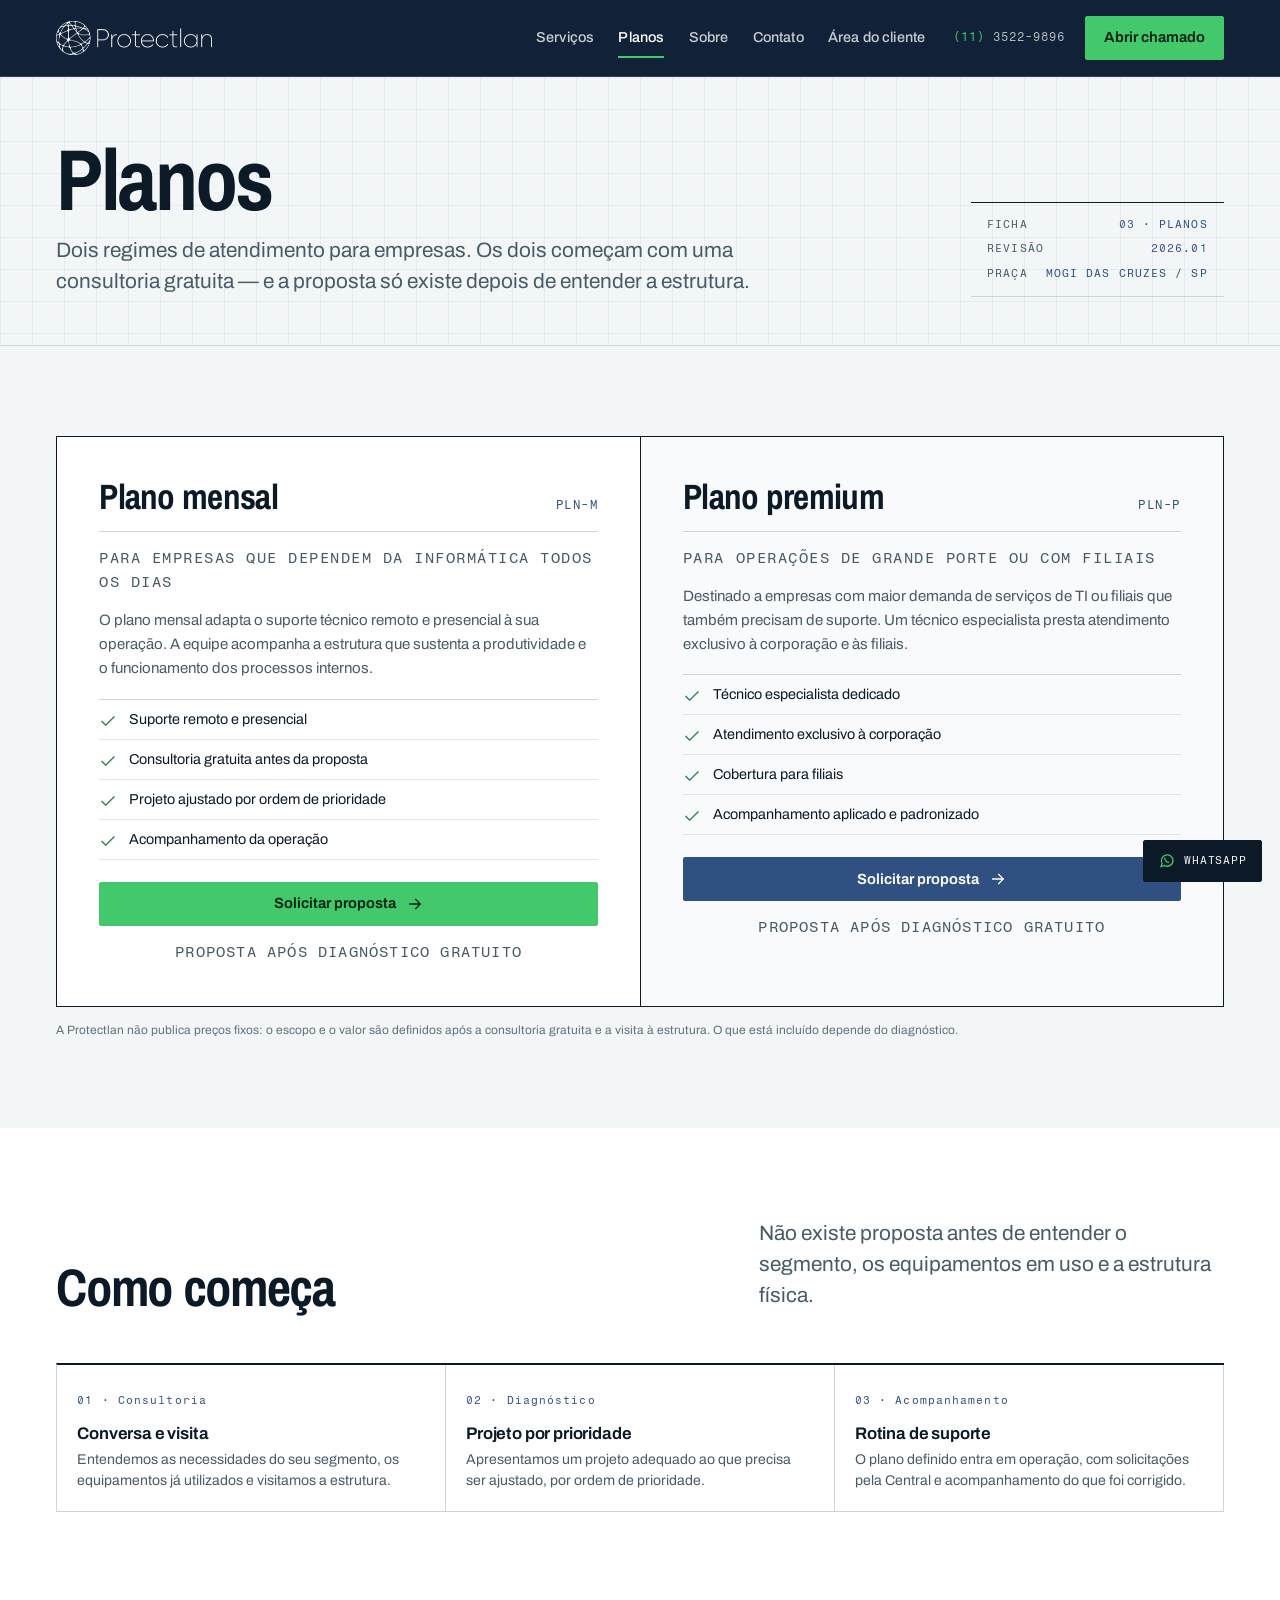
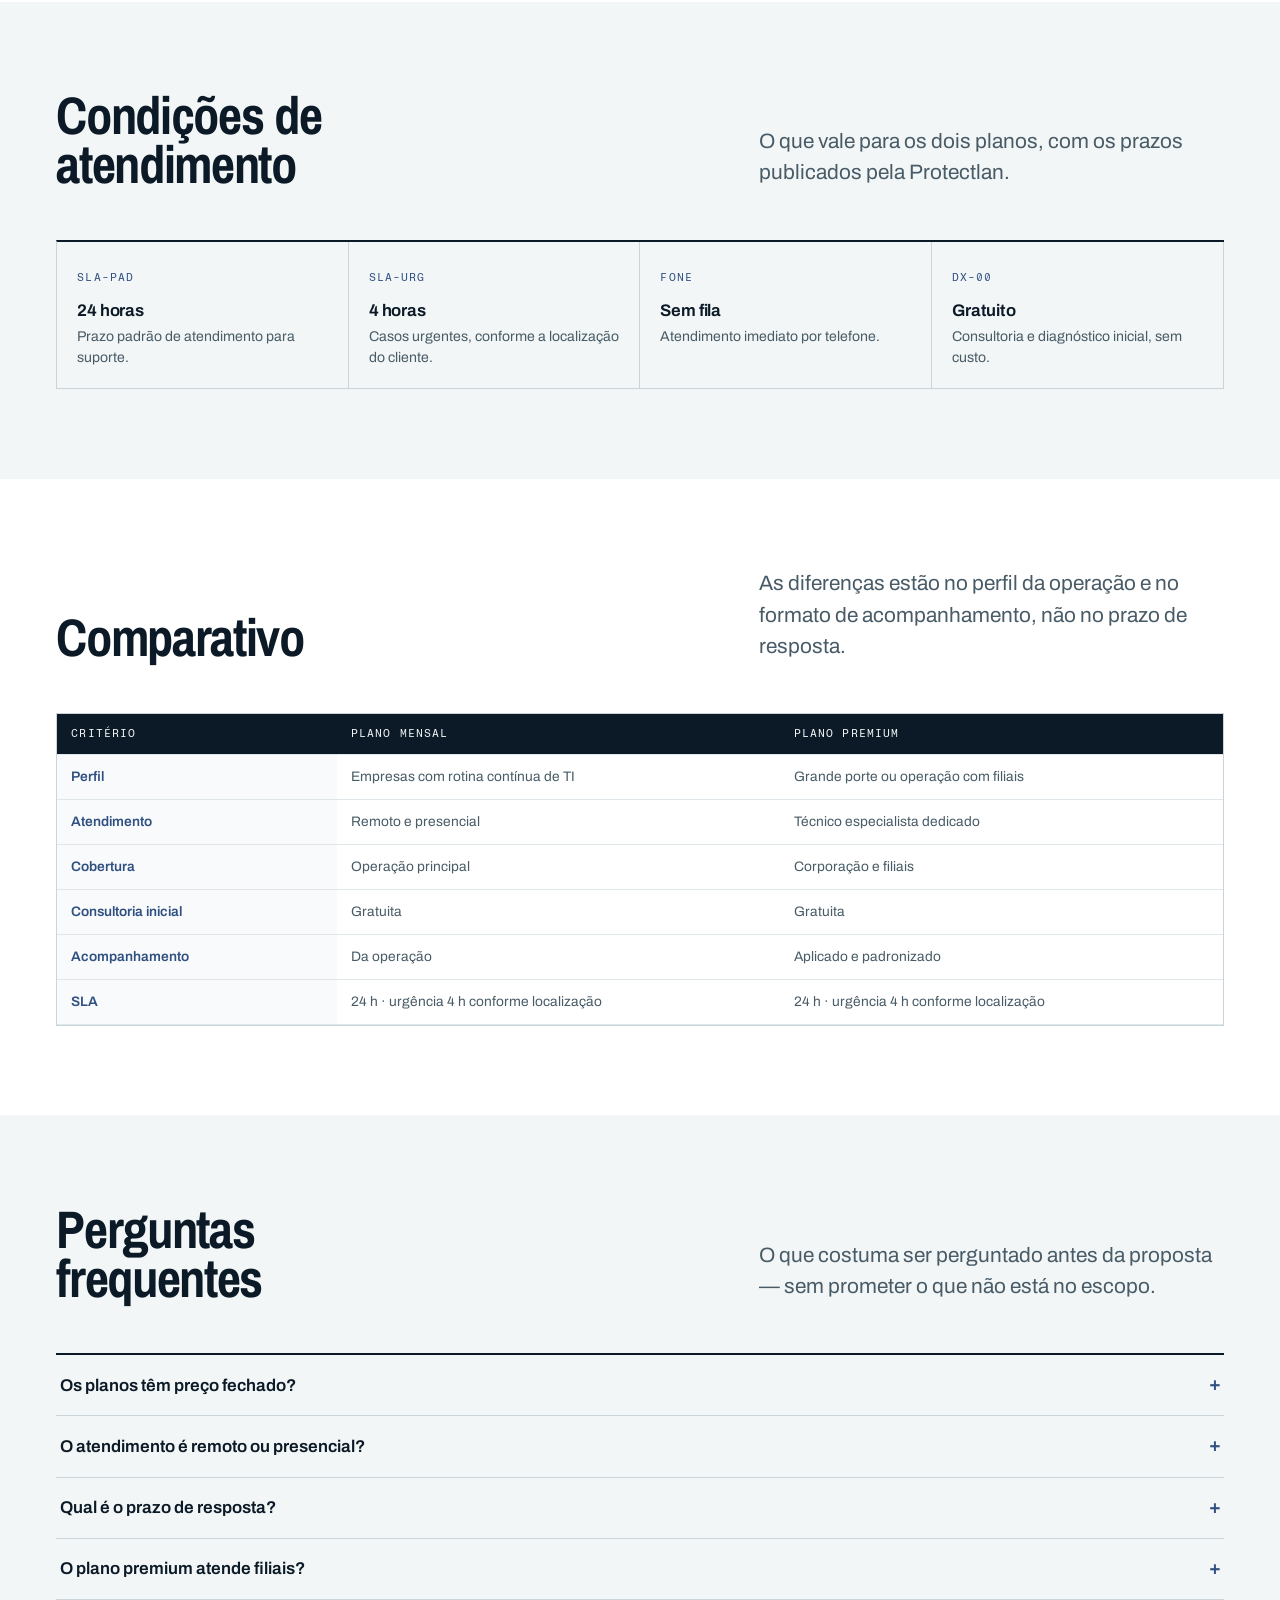
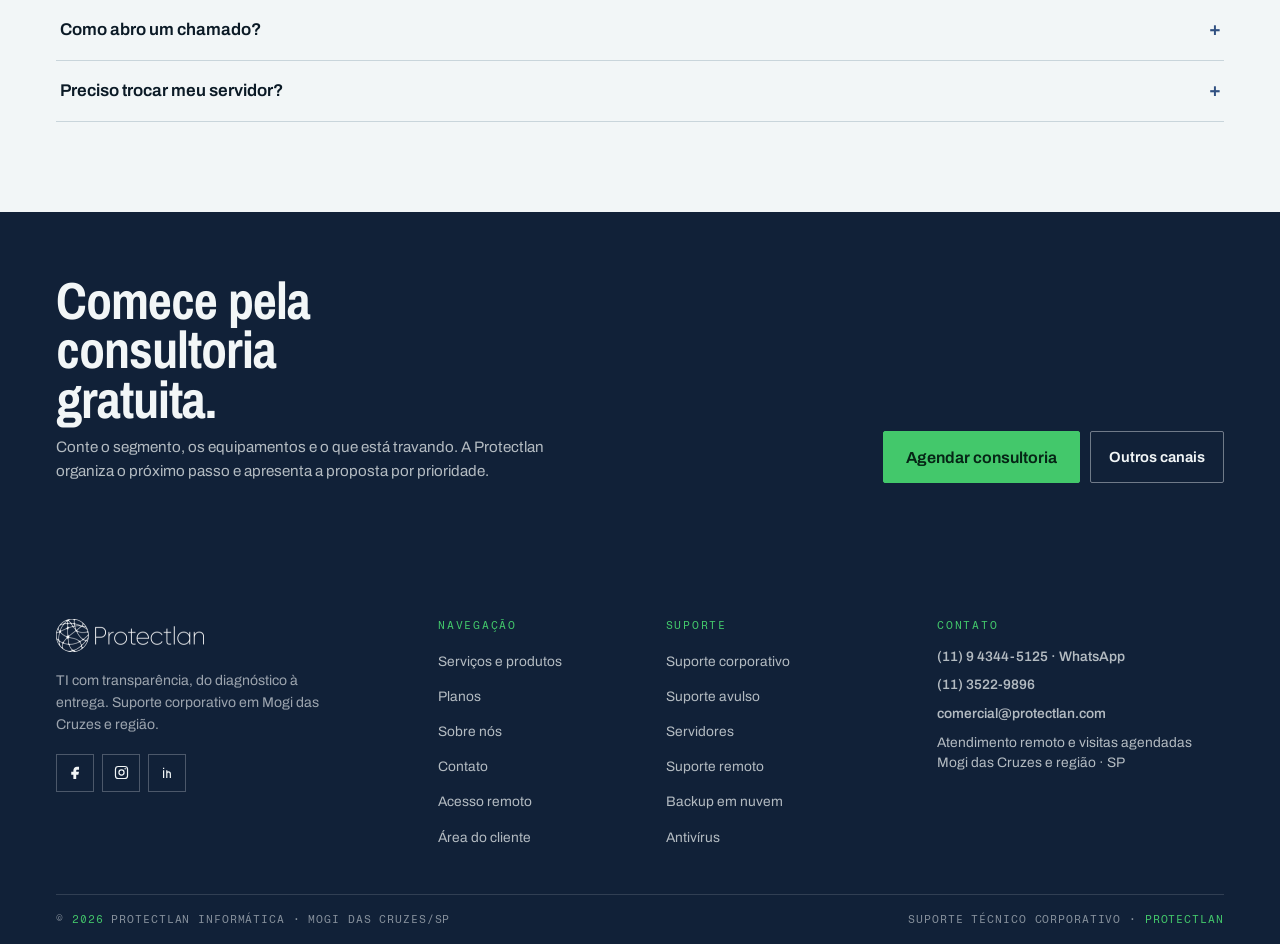
<file: public/planos.html>
<!DOCTYPE html>
<html lang="pt-BR" class="no-js">
<head>
<meta charset="utf-8">
<meta name="viewport" content="width=device-width, initial-scale=1">
<title>Planos — Protectlan Informática</title>
<meta name="description" content="Plano mensal e plano premium da Protectlan: suporte remoto e presencial, consultoria gratuita e acompanhamento. Escopo definido após diagnóstico, sem preço inventado.">
<meta name="theme-color" content="#112138">
<meta property="og:type" content="website">
<meta property="og:locale" content="pt_BR">
<meta property="og:title" content="Planos — Protectlan Informática">
<meta property="og:description" content="Dois regimes de atendimento para empresas: mensal e premium, precedidos por consultoria gratuita.">
<link rel="icon" href="favicon.svg" type="image/svg+xml">
<link rel="preload" href="fonts/archivo-narrow-latin-wght-normal.woff2" as="font" type="font/woff2" crossorigin>
<link rel="preload" href="fonts/archivo-latin-wght-normal.woff2" as="font" type="font/woff2" crossorigin>
<link rel="stylesheet" href="assets/css/site.css?v=dev">
<script>document.documentElement.classList.replace("no-js", "js");</script>
</head>
<body>
<a class="skip-link" href="#main">Pular para o conteúdo</a>

<header class="site-header" data-header>
  <div class="shell header-inner">
    <a class="brand" href="index.html" aria-label="Protectlan Informática — página inicial">
      <img src="brand/protectlan-branca.png" alt="Protectlan" width="296" height="66">
    </a>
    <nav class="nav" id="nav" aria-label="Navegação principal">
      <ul class="nav-list">
        <li><a href="servicos.html">Serviços</a></li>
        <li><a href="planos.html" aria-current="page">Planos</a></li>
        <li><a href="sobre.html">Sobre</a></li>
        <li><a href="contato.html">Contato</a></li>
        <li><a href="area-cliente.html">Área do cliente</a></li>
        <li class="nav-mobile-only"><a href="tel:+551135229896">(11) 3522-9896</a></li>
      </ul>
      <div class="nav-foot">
        <a class="btn btn-primary" href="area-cliente.html#abrir">Abrir chamado
          <svg class="icon icon-arrow" viewBox="0 0 24 24" aria-hidden="true"><path d="M5 12h14M13 6l6 6-6 6"/></svg>
        </a>
      </div>
    </nav>
    <div class="header-actions">
      <a class="header-phone" href="tel:+551135229896"><span>(11)</span> 3522-9896</a>
      <a class="btn btn-primary header-cta" href="area-cliente.html#abrir">Abrir chamado</a>
    </div>
    <button class="menu-toggle" type="button" aria-expanded="false" aria-controls="nav" data-menu-toggle>
      <span class="sr-only">Abrir menu</span>
      <span class="menu-bars" aria-hidden="true"><i></i><i></i><i></i></span>
    </button>
  </div>
</header>

<main id="main">

  <section class="page-head sheet">
    <div class="shell page-head-grid">
      <div>
        <h1>Planos</h1>
        <p class="lede">Dois regimes de atendimento para empresas. Os dois começam com uma consultoria gratuita — e a proposta só existe depois de entender a estrutura.</p>
      </div>
      <div class="page-meta" role="group" aria-label="Informações da ficha de planos">
        <span class="meta-row"><span>Ficha</span><b>03 · Planos</b></span>
        <span class="meta-row"><span>Revisão</span><b>2026.01</b></span>
        <span class="meta-row"><span>Praça</span><b>Mogi das Cruzes / SP</b></span>
      </div>
    </div>
  </section>

  <section class="section">
    <div class="shell">
      <h2 class="sr-only">Planos de atendimento</h2>
      <div class="plan-split" data-reveal>
        <article class="plan">
          <div class="plan-top">
            <h3>Plano mensal</h3>
            <span class="code">PLN-M</span>
          </div>
          <p class="plan-for">Para empresas que dependem da informática todos os dias</p>
          <p>O plano mensal adapta o suporte técnico remoto e presencial à sua operação. A equipe acompanha a estrutura que sustenta a produtividade e o funcionamento dos processos internos.</p>
          <ul class="plan-list">
            <li><svg class="icon" viewBox="0 0 24 24" aria-hidden="true"><path d="M4 12.5l5 5L20 6.5"/></svg> Suporte remoto e presencial</li>
            <li><svg class="icon" viewBox="0 0 24 24" aria-hidden="true"><path d="M4 12.5l5 5L20 6.5"/></svg> Consultoria gratuita antes da proposta</li>
            <li><svg class="icon" viewBox="0 0 24 24" aria-hidden="true"><path d="M4 12.5l5 5L20 6.5"/></svg> Projeto ajustado por ordem de prioridade</li>
            <li><svg class="icon" viewBox="0 0 24 24" aria-hidden="true"><path d="M4 12.5l5 5L20 6.5"/></svg> Acompanhamento da operação</li>
          </ul>
          <a class="btn btn-primary" href="https://wa.me/5511943445125?text=Ol%C3%A1%21%20Quero%20entender%20o%20plano%20mensal%20da%20Protectlan." target="_blank" rel="noopener">Solicitar proposta
            <svg class="icon icon-arrow" viewBox="0 0 24 24" aria-hidden="true"><path d="M5 12h14M13 6l6 6-6 6"/></svg>
          </a>
          <p class="plan-note">Proposta após diagnóstico gratuito</p>
        </article>

        <article class="plan plan--premium">
          <div class="plan-top">
            <h3>Plano premium</h3>
            <span class="code">PLN-P</span>
          </div>
          <p class="plan-for">Para operações de grande porte ou com filiais</p>
          <p>Destinado a empresas com maior demanda de serviços de TI ou filiais que também precisam de suporte. Um técnico especialista presta atendimento exclusivo à corporação e às filiais.</p>
          <ul class="plan-list">
            <li><svg class="icon" viewBox="0 0 24 24" aria-hidden="true"><path d="M4 12.5l5 5L20 6.5"/></svg> Técnico especialista dedicado</li>
            <li><svg class="icon" viewBox="0 0 24 24" aria-hidden="true"><path d="M4 12.5l5 5L20 6.5"/></svg> Atendimento exclusivo à corporação</li>
            <li><svg class="icon" viewBox="0 0 24 24" aria-hidden="true"><path d="M4 12.5l5 5L20 6.5"/></svg> Cobertura para filiais</li>
            <li><svg class="icon" viewBox="0 0 24 24" aria-hidden="true"><path d="M4 12.5l5 5L20 6.5"/></svg> Acompanhamento aplicado e padronizado</li>
          </ul>
          <a class="btn btn-blue" href="https://wa.me/5511943445125?text=Ol%C3%A1%21%20Quero%20entender%20o%20plano%20premium%20da%20Protectlan." target="_blank" rel="noopener">Solicitar proposta
            <svg class="icon icon-arrow" viewBox="0 0 24 24" aria-hidden="true"><path d="M5 12h14M13 6l6 6-6 6"/></svg>
          </a>
          <p class="plan-note">Proposta após diagnóstico gratuito</p>
        </article>
      </div>
      <p class="form-note">A Protectlan não publica preços fixos: o escopo e o valor são definidos após a consultoria gratuita e a visita à estrutura. O que está incluído depende do diagnóstico.</p>
    </div>
  </section>

  <section class="section band-white">
    <div class="shell">
      <div class="section-head" data-reveal>
        <h2>Como começa</h2>
        <p class="lede">Não existe proposta antes de entender o segmento, os equipamentos em uso e a estrutura física.</p>
      </div>
      <div class="steps" data-reveal>
        <article class="step">
          <span class="step-code">01 · Consultoria</span>
          <h3>Conversa e visita</h3>
          <p>Entendemos as necessidades do seu segmento, os equipamentos já utilizados e visitamos a estrutura.</p>
        </article>
        <article class="step">
          <span class="step-code">02 · Diagnóstico</span>
          <h3>Projeto por prioridade</h3>
          <p>Apresentamos um projeto adequado ao que precisa ser ajustado, por ordem de prioridade.</p>
        </article>
        <article class="step">
          <span class="step-code">03 · Acompanhamento</span>
          <h3>Rotina de suporte</h3>
          <p>O plano definido entra em operação, com solicitações pela Central e acompanhamento do que foi corrigido.</p>
        </article>
      </div>
    </div>
  </section>

  <section class="section">
    <div class="shell">
      <div class="section-head" data-reveal>
        <h2>Condições de atendimento</h2>
        <p class="lede">O que vale para os dois planos, com os prazos publicados pela Protectlan.</p>
      </div>
      <div class="steps steps--4" data-reveal>
        <article class="step">
          <span class="step-code">SLA-PAD</span>
          <h3>24 horas</h3>
          <p>Prazo padrão de atendimento para suporte.</p>
        </article>
        <article class="step">
          <span class="step-code">SLA-URG</span>
          <h3>4 horas</h3>
          <p>Casos urgentes, conforme a localização do cliente.</p>
        </article>
        <article class="step">
          <span class="step-code">FONE</span>
          <h3>Sem fila</h3>
          <p>Atendimento imediato por telefone.</p>
        </article>
        <article class="step">
          <span class="step-code">DX-00</span>
          <h3>Gratuito</h3>
          <p>Consultoria e diagnóstico inicial, sem custo.</p>
        </article>
      </div>
    </div>
  </section>

  <section class="section band-white">
    <div class="shell">
      <div class="section-head" data-reveal>
        <h2>Comparativo</h2>
        <p class="lede">As diferenças estão no perfil da operação e no formato de acompanhamento, não no prazo de resposta.</p>
      </div>
      <div class="plan-compare" data-reveal>
        <table class="compare-table">
          <caption class="sr-only">Comparação entre plano mensal e plano premium</caption>
          <thead>
            <tr>
              <th scope="col">Critério</th>
              <th scope="col">Plano mensal</th>
              <th scope="col">Plano premium</th>
            </tr>
          </thead>
          <tbody>
            <tr><th scope="row">Perfil</th><td data-label="Plano mensal">Empresas com rotina contínua de TI</td><td data-label="Plano premium">Grande porte ou operação com filiais</td></tr>
            <tr><th scope="row">Atendimento</th><td data-label="Plano mensal">Remoto e presencial</td><td data-label="Plano premium">Técnico especialista dedicado</td></tr>
            <tr><th scope="row">Cobertura</th><td data-label="Plano mensal">Operação principal</td><td data-label="Plano premium">Corporação e filiais</td></tr>
            <tr><th scope="row">Consultoria inicial</th><td data-label="Plano mensal">Gratuita</td><td data-label="Plano premium">Gratuita</td></tr>
            <tr><th scope="row">Acompanhamento</th><td data-label="Plano mensal">Da operação</td><td data-label="Plano premium">Aplicado e padronizado</td></tr>
            <tr><th scope="row">SLA</th><td data-label="Plano mensal">24 h · urgência 4 h conforme localização</td><td data-label="Plano premium">24 h · urgência 4 h conforme localização</td></tr>
          </tbody>
        </table>
      </div>
    </div>
  </section>

  <section class="section">
    <div class="shell">
      <div class="section-head" data-reveal>
        <h2>Perguntas frequentes</h2>
        <p class="lede">O que costuma ser perguntado antes da proposta — sem prometer o que não está no escopo.</p>
      </div>
      <div class="faq" data-reveal>
        <details>
          <summary>Os planos têm preço fechado?</summary>
          <p>Não. O valor depende do diagnóstico, do tamanho da operação e do escopo. A consultoria inicial é gratuita e a proposta é apresentada por prioridades, depois da visita à estrutura.</p>
        </details>
        <details>
          <summary>O atendimento é remoto ou presencial?</summary>
          <p>Os dois. O plano mensal inclui suporte remoto e presencial. O atendimento remoto usa AnyDesk, com autorização do cliente. A necessidade de visita é definida pelo chamado.</p>
        </details>
        <details>
          <summary>Qual é o prazo de resposta?</summary>
          <p>O SLA padrão é de 24 horas. Casos urgentes têm SLA de 4 horas, conforme a localização. O atendimento por telefone é imediato e sem fila de espera.</p>
        </details>
        <details>
          <summary>O plano premium atende filiais?</summary>
          <p>Sim. O premium é destinado a empresas de grande porte ou com filiais que também precisam de suporte, com um técnico especialista prestando atendimento exclusivo à corporação e às filiais.</p>
        </details>
        <details>
          <summary>Como abro um chamado?</summary>
          <p>Pela área do cliente, pelo WhatsApp, pelo telefone (11) 3522-9896 ou pelo e-mail comercial@protectlan.com. Na área do cliente você recebe um protocolo na hora e pode encaminhar a ficha pelo WhatsApp.</p>
        </details>
        <details>
          <summary>Preciso trocar meu servidor?</summary>
          <p>Não necessariamente. A equipe de suporte nível 3 avalia qual servidor se encaixa na necessidade e verifica se o atual está configurado conforme a demanda. A troca só é indicada quando o diagnóstico mostra que ela é necessária.</p>
        </details>
      </div>
    </div>
  </section>

  <section class="band band-ink section-tight">
    <div class="shell cta-strip">
      <div>
        <h2>Comece pela consultoria gratuita.</h2>
        <p>Conte o segmento, os equipamentos e o que está travando. A Protectlan organiza o próximo passo e apresenta a proposta por prioridade.</p>
      </div>
      <div class="actions">
        <a class="btn btn-primary btn-lg" href="https://wa.me/5511943445125?text=Ol%C3%A1%21%20Gostaria%20de%20agendar%20a%20consultoria%20gratuita%20da%20Protectlan." target="_blank" rel="noopener">Agendar consultoria</a>
        <a class="btn btn-outline-light" href="contato.html">Outros canais</a>
      </div>
    </div>
  </section>

</main>

<footer class="site-footer">
  <div class="shell">
    <div class="footer-grid">
      <div class="footer-brand">
        <img src="brand/protectlan-branca.png" alt="Protectlan" width="296" height="66" loading="lazy" decoding="async">
        <p>TI com transparência, do diagnóstico à entrega. Suporte corporativo em Mogi das Cruzes e região.</p>
        <div class="socials">
          <a href="https://www.facebook.com/Protectlan" target="_blank" rel="noopener" aria-label="Protectlan no Facebook"><svg class="icon" viewBox="0 0 24 24" aria-hidden="true"><path d="M14 8h3V4h-3c-2.8 0-5 2.2-5 5v2H6v4h3v6h4v-6h3l1-4h-4V9c0-.6.4-1 1-1Z" fill="currentColor" stroke="none"/></svg></a>
          <a href="https://www.instagram.com/protectlan.sp/" target="_blank" rel="noopener" aria-label="Protectlan no Instagram"><svg class="icon" viewBox="0 0 24 24" aria-hidden="true"><rect x="3.5" y="3.5" width="17" height="17" rx="4"/><circle cx="12" cy="12" r="3.6"/><circle cx="17.2" cy="6.8" r="1" fill="currentColor" stroke="none"/></svg></a>
          <a href="https://www.linkedin.com/company/protectlan" target="_blank" rel="noopener" aria-label="Protectlan no LinkedIn"><svg class="icon" viewBox="0 0 24 24" aria-hidden="true"><path d="M6.5 9.5V19M6.5 6.2v.1M11 19v-5.4c0-1.7 1-2.6 2.4-2.6 1.5 0 2.6 1 2.6 3V19M11 9.5V19"/></svg></a>
        </div>
      </div>
      <div class="footer-col">
        <h3>Navegação</h3>
        <ul>
          <li><a href="servicos.html">Serviços e produtos</a></li>
          <li><a href="planos.html">Planos</a></li>
          <li><a href="sobre.html">Sobre nós</a></li>
          <li><a href="contato.html">Contato</a></li>
          <li><a href="acesso-remoto.html">Acesso remoto</a></li>
          <li><a href="area-cliente.html">Área do cliente</a></li>
        </ul>
      </div>
      <div class="footer-col">
        <h3>Suporte</h3>
        <ul>
          <li><a href="servicos.html#corporativo">Suporte corporativo</a></li>
          <li><a href="servicos.html#avulso">Suporte avulso</a></li>
          <li><a href="servicos.html#servidores">Servidores</a></li>
          <li><a href="servicos.html#remoto">Suporte remoto</a></li>
          <li><a href="servicos.html#backup">Backup em nuvem</a></li>
          <li><a href="servicos.html#antivirus">Antivírus</a></li>
        </ul>
      </div>
      <div class="footer-col footer-contact">
        <h3>Contato</h3>
        <ul>
          <li><a href="https://wa.me/5511943445125" target="_blank" rel="noopener">(11) 9 4344-5125 · WhatsApp</a></li>
          <li><a href="tel:+551135229896">(11) 3522-9896</a></li>
          <li><a href="mailto:comercial@protectlan.com">comercial@protectlan.com</a></li>
          <li><p class="footer-note">Atendimento remoto e visitas agendadas<br>Mogi das Cruzes e região · SP</p></li>
        </ul>
      </div>
    </div>
    <div class="footer-bottom">
      <p>© <span data-year>2026</span> Protectlan Informática · Mogi das Cruzes/SP</p>
      <p>Suporte técnico corporativo · <span>Protectlan</span></p>
    </div>
  </div>
</footer>

<a class="wa-float" href="https://wa.me/5511943445125?text=Ol%C3%A1%21%20Vim%20pelo%20site%20da%20Protectlan%20e%20gostaria%20de%20falar%20sobre%20planos%20de%20TI." target="_blank" rel="noopener" aria-label="Falar com a Protectlan no WhatsApp">
  <svg class="icon wa-icon" viewBox="0 0 24 24" aria-hidden="true"><path d="M20 11.2a7.7 7.7 0 0 1-11.4 6.8L4 19.5l1.5-4.4A7.7 7.7 0 1 1 20 11.2Z"/><path d="M9.2 8.6c.2 2.7 2.1 4.8 4.8 5.2"/></svg>
  <span>WhatsApp</span>
</a>

<script src="assets/js/site.js?v=dev"></script>
</body>
</html>
</file>
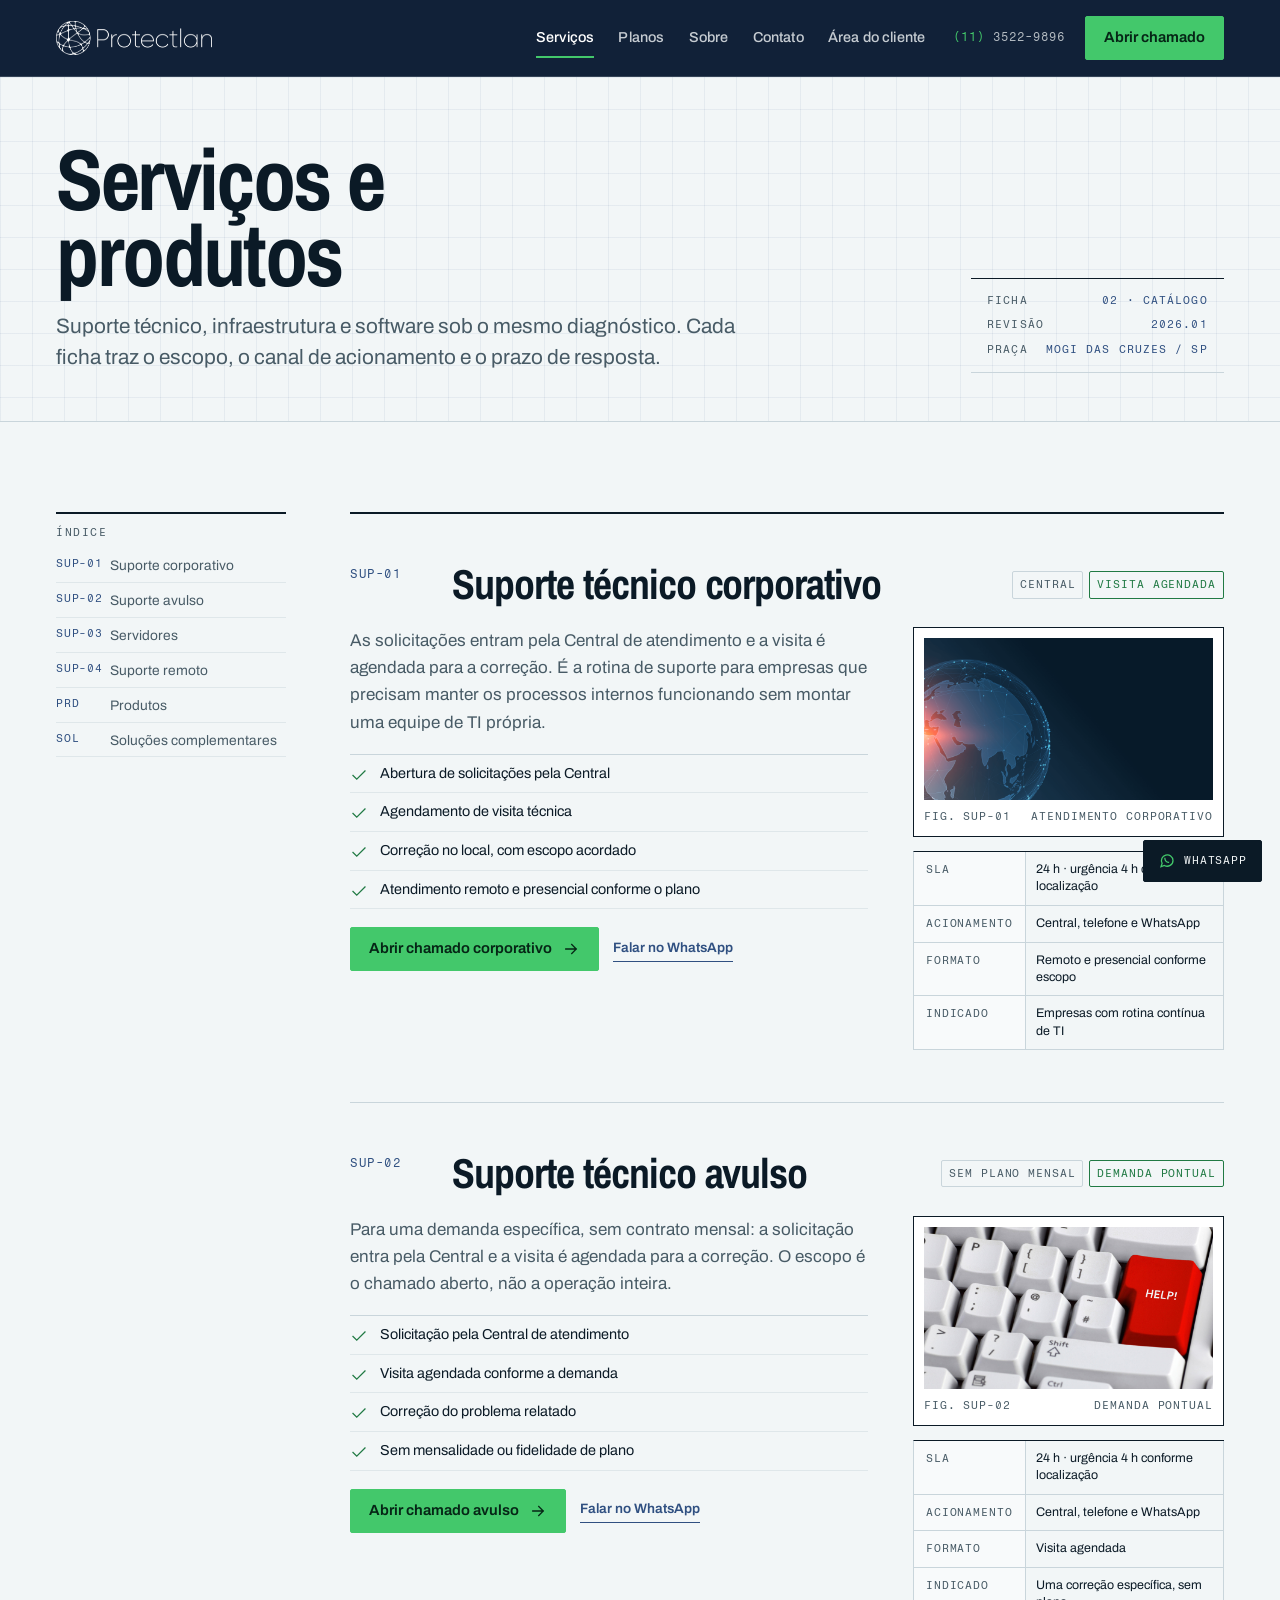
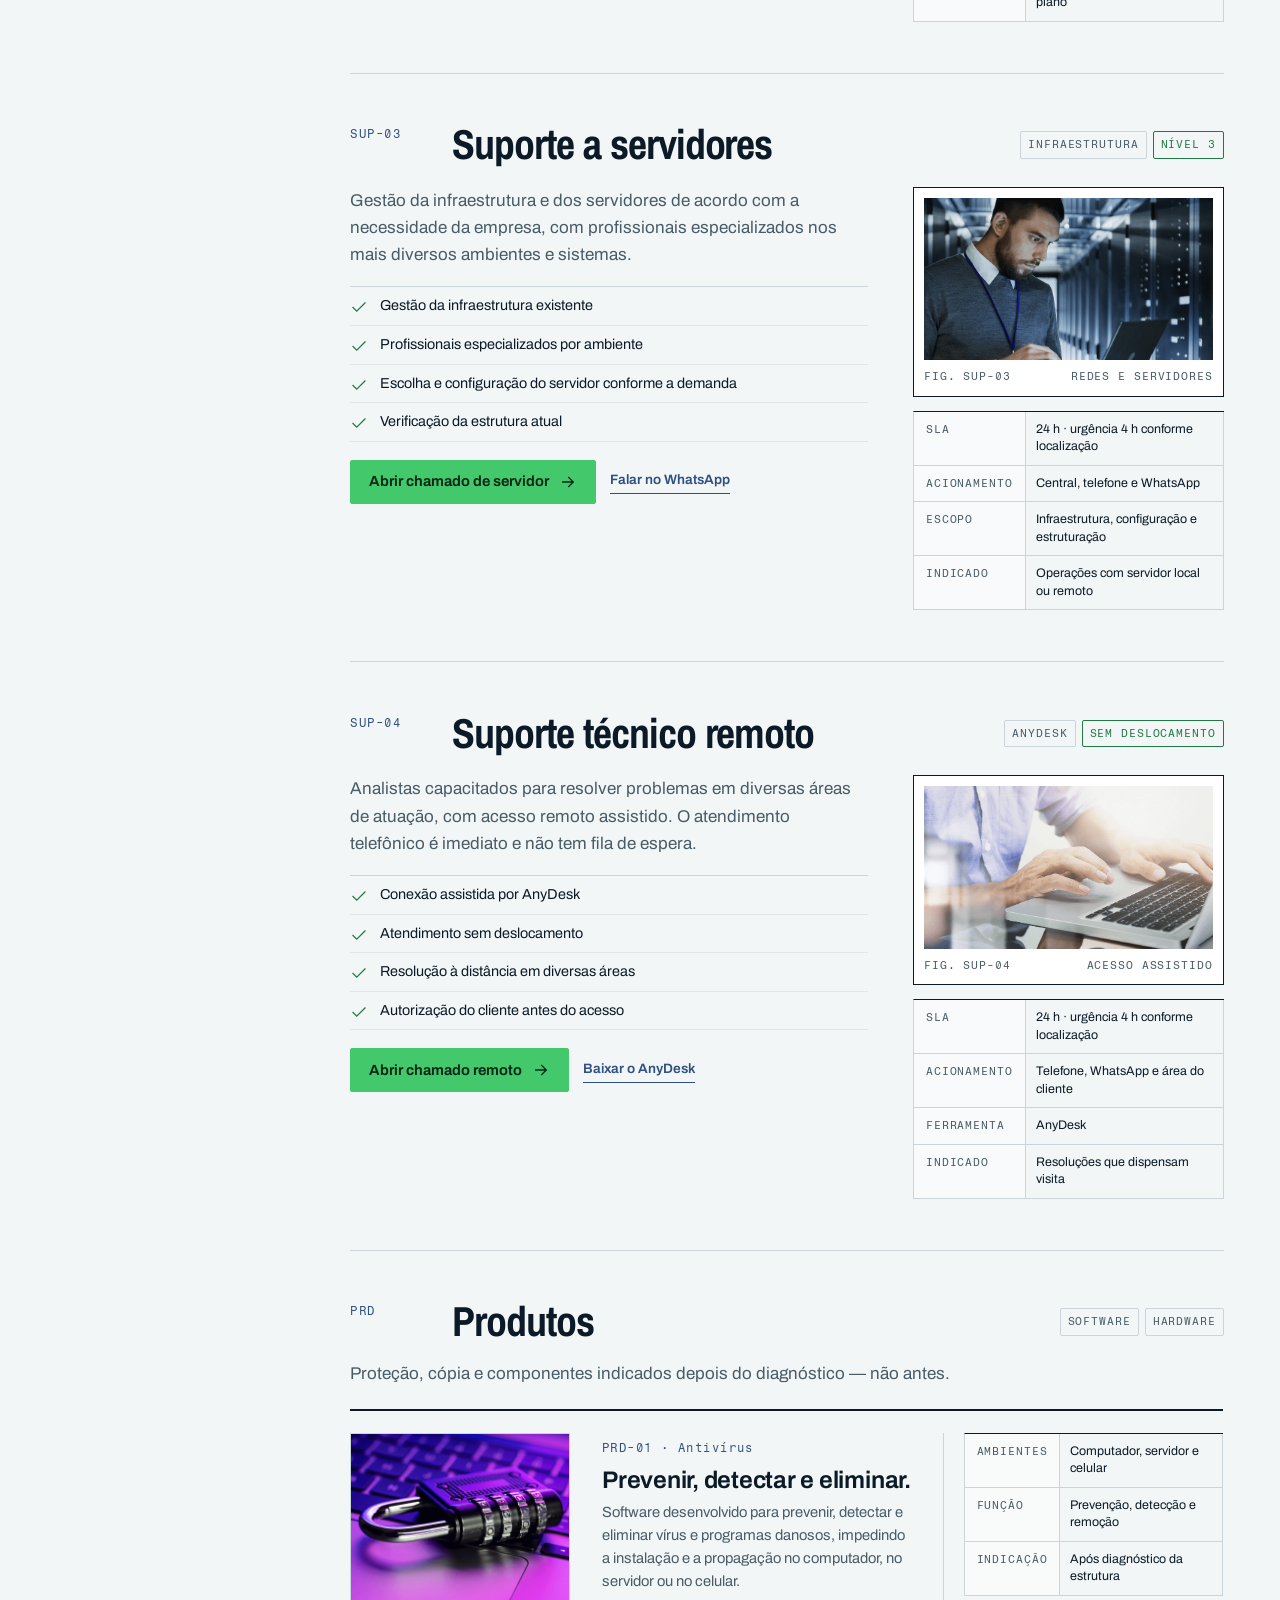
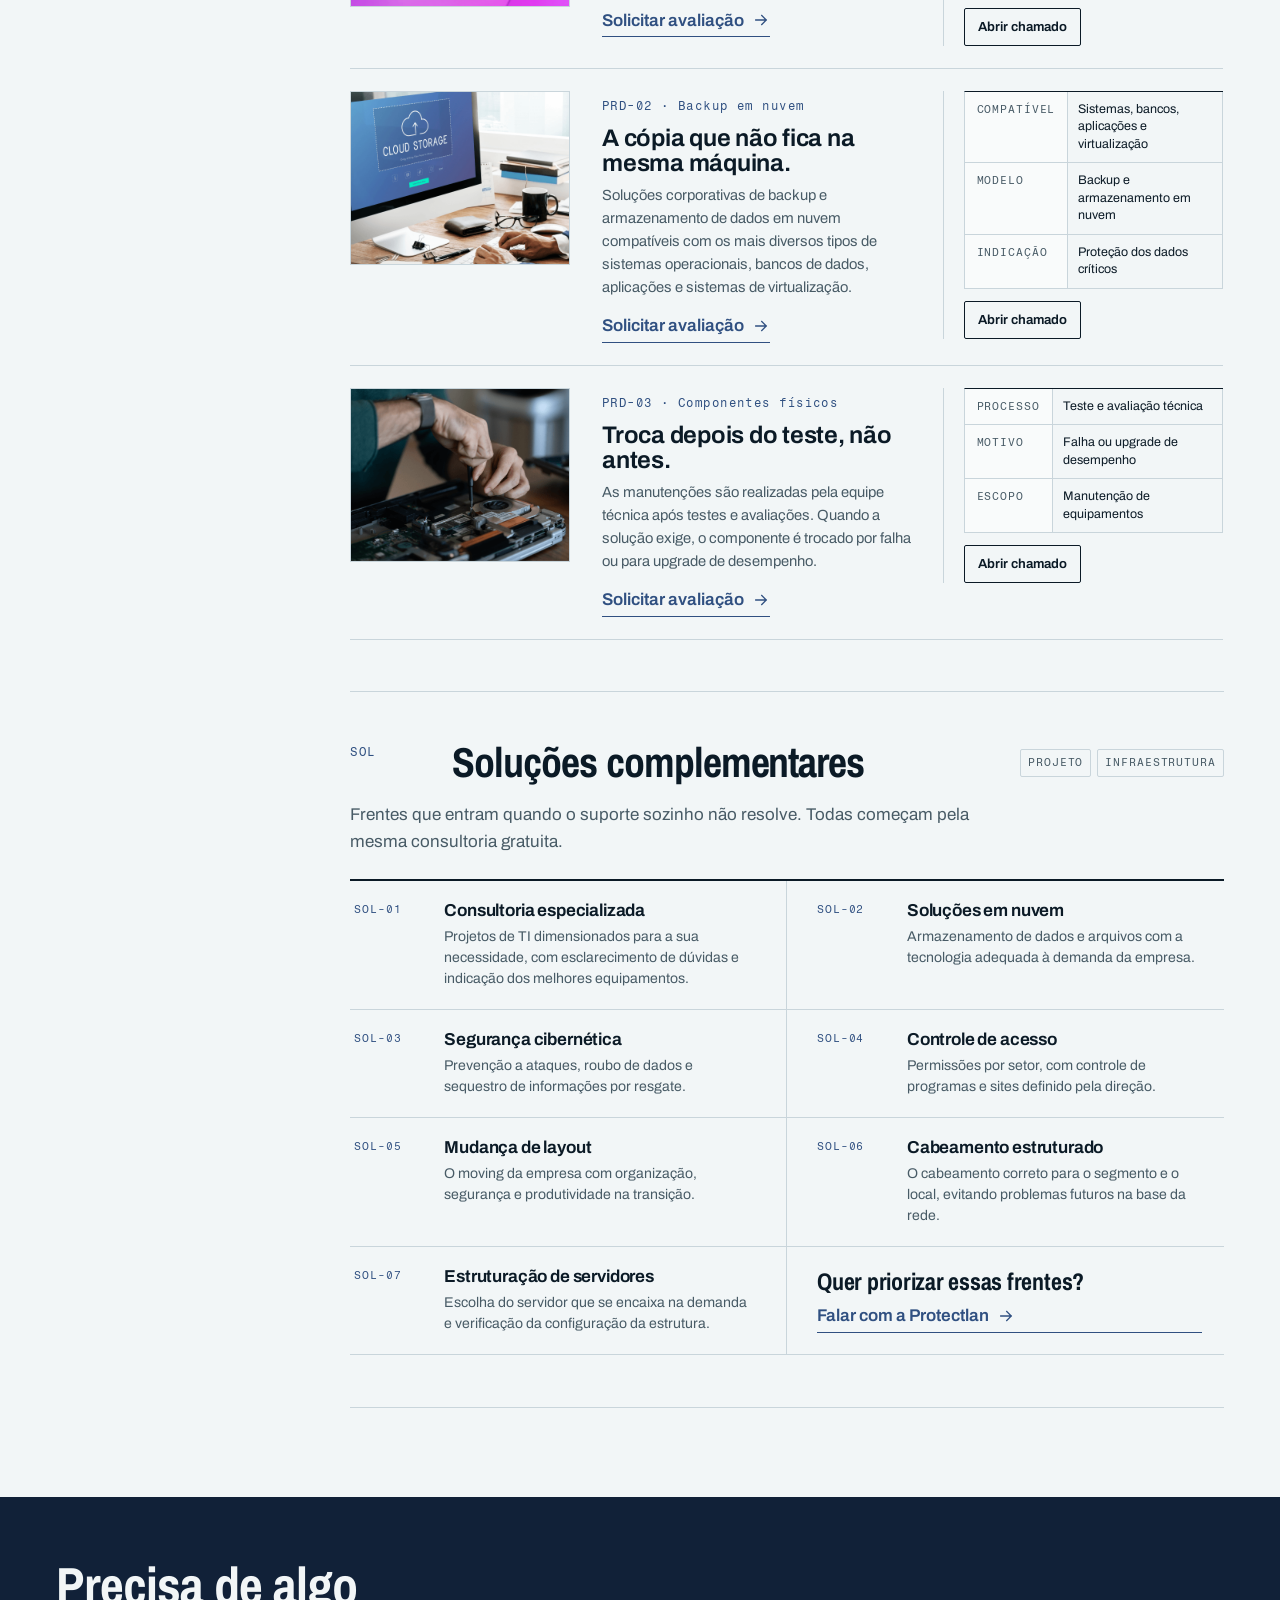
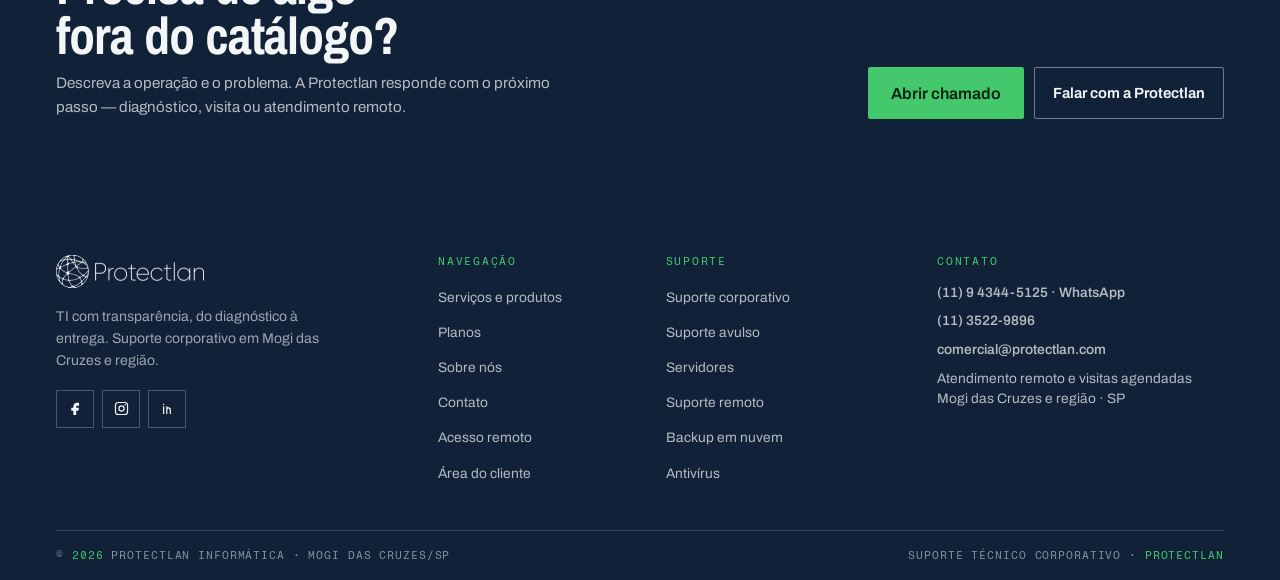
<file: public/servicos.html>
<!DOCTYPE html>
<html lang="pt-BR" class="no-js">
<head>
<meta charset="utf-8">
<meta name="viewport" content="width=device-width, initial-scale=1">
<title>Serviços e produtos — Protectlan Informática</title>
<meta name="description" content="Catálogo de serviços da Protectlan: suporte técnico corporativo, avulso, servidores e remoto; antivírus, backup em nuvem e componentes físicos. Consulte escopo e SLA.">
<meta name="theme-color" content="#112138">
<meta property="og:type" content="website">
<meta property="og:locale" content="pt_BR">
<meta property="og:title" content="Serviços e produtos — Protectlan Informática">
<meta property="og:description" content="Suporte corporativo, avulso, servidores e remoto, com produtos de proteção, backup e hardware.">
<link rel="icon" href="favicon.svg" type="image/svg+xml">
<link rel="preload" href="fonts/archivo-narrow-latin-wght-normal.woff2" as="font" type="font/woff2" crossorigin>
<link rel="preload" href="fonts/archivo-latin-wght-normal.woff2" as="font" type="font/woff2" crossorigin>
<link rel="stylesheet" href="assets/css/site.css?v=dev">
<script>document.documentElement.classList.replace("no-js", "js");</script>
</head>
<body>
<a class="skip-link" href="#main">Pular para o conteúdo</a>

<header class="site-header" data-header>
  <div class="shell header-inner">
    <a class="brand" href="index.html" aria-label="Protectlan Informática — página inicial">
      <img src="brand/protectlan-branca.png" alt="Protectlan" width="296" height="66">
    </a>
    <nav class="nav" id="nav" aria-label="Navegação principal">
      <ul class="nav-list">
        <li><a href="servicos.html" aria-current="page">Serviços</a></li>
        <li><a href="planos.html">Planos</a></li>
        <li><a href="sobre.html">Sobre</a></li>
        <li><a href="contato.html">Contato</a></li>
        <li><a href="area-cliente.html">Área do cliente</a></li>
        <li class="nav-mobile-only"><a href="tel:+551135229896">(11) 3522-9896</a></li>
      </ul>
      <div class="nav-foot">
        <a class="btn btn-primary" href="area-cliente.html#abrir">Abrir chamado
          <svg class="icon icon-arrow" viewBox="0 0 24 24" aria-hidden="true"><path d="M5 12h14M13 6l6 6-6 6"/></svg>
        </a>
      </div>
    </nav>
    <div class="header-actions">
      <a class="header-phone" href="tel:+551135229896"><span>(11)</span> 3522-9896</a>
      <a class="btn btn-primary header-cta" href="area-cliente.html#abrir">Abrir chamado</a>
    </div>
    <button class="menu-toggle" type="button" aria-expanded="false" aria-controls="nav" data-menu-toggle>
      <span class="sr-only">Abrir menu</span>
      <span class="menu-bars" aria-hidden="true"><i></i><i></i><i></i></span>
    </button>
  </div>
</header>

<main id="main">

  <section class="page-head sheet">
    <div class="shell page-head-grid">
      <div>
        <h1>Serviços e produtos</h1>
        <p class="lede">Suporte técnico, infraestrutura e software sob o mesmo diagnóstico. Cada ficha traz o escopo, o canal de acionamento e o prazo de resposta.</p>
      </div>
      <div class="page-meta" role="group" aria-label="Informações do catálogo">
        <span class="meta-row"><span>Ficha</span><b>02 · Catálogo</b></span>
        <span class="meta-row"><span>Revisão</span><b>2026.01</b></span>
        <span class="meta-row"><span>Praça</span><b>Mogi das Cruzes / SP</b></span>
      </div>
    </div>
  </section>

  <div class="section">
    <div class="shell services-layout">

      <nav class="toc" aria-label="Índice de serviços">
        <h2>Índice</h2>
        <ol>
          <li><a href="#corporativo"><span>SUP-01</span> Suporte corporativo</a></li>
          <li><a href="#avulso"><span>SUP-02</span> Suporte avulso</a></li>
          <li><a href="#servidores"><span>SUP-03</span> Servidores</a></li>
          <li><a href="#remoto"><span>SUP-04</span> Suporte remoto</a></li>
          <li><a href="#produtos"><span>PRD</span> Produtos</a></li>
          <li><a href="#solucoes"><span>SOL</span> Soluções complementares</a></li>
        </ol>
      </nav>

      <div class="service-sheet">

        <article class="service-block" id="corporativo" aria-labelledby="corporativo-title">
          <div class="service-head">
            <span class="code">SUP-01</span>
            <h2 id="corporativo-title">Suporte técnico corporativo</h2>
            <div class="service-tags">
              <span class="tag">Central</span>
              <span class="tag tag--green">Visita agendada</span>
            </div>
          </div>
          <div class="service-body">
            <div>
              <p>As solicitações entram pela Central de atendimento e a visita é agendada para a correção. É a rotina de suporte para empresas que precisam manter os processos internos funcionando sem montar uma equipe de TI própria.</p>
              <ul class="service-points">
                <li><svg class="icon" viewBox="0 0 24 24" aria-hidden="true"><path d="M4 12.5l5 5L20 6.5"/></svg> Abertura de solicitações pela Central</li>
                <li><svg class="icon" viewBox="0 0 24 24" aria-hidden="true"><path d="M4 12.5l5 5L20 6.5"/></svg> Agendamento de visita técnica</li>
                <li><svg class="icon" viewBox="0 0 24 24" aria-hidden="true"><path d="M4 12.5l5 5L20 6.5"/></svg> Correção no local, com escopo acordado</li>
                <li><svg class="icon" viewBox="0 0 24 24" aria-hidden="true"><path d="M4 12.5l5 5L20 6.5"/></svg> Atendimento remoto e presencial conforme o plano</li>
              </ul>
              <div class="service-cta">
                <a class="btn btn-primary" href="area-cliente.html?tipo=corporativo#abrir">Abrir chamado corporativo
                  <svg class="icon icon-arrow" viewBox="0 0 24 24" aria-hidden="true"><path d="M5 12h14M13 6l6 6-6 6"/></svg>
                </a>
                <a class="link-arrow" href="https://wa.me/5511943445125?text=Ol%C3%A1%21%20Preciso%20de%20suporte%20corporativo%20da%20Protectlan." target="_blank" rel="noopener">Falar no WhatsApp</a>
              </div>
            </div>
            <aside class="service-aside" aria-label="Imagem e condições do suporte corporativo">
              <figure class="service-photo">
                <img src="images/suporte-tecnico-corporativo.png" alt="Profissional de TI em atendimento corporativo" width="1920" height="1080" loading="lazy" decoding="async">
                <figcaption><span>FIG. SUP-01</span><span>Atendimento corporativo</span></figcaption>
              </figure>
              <dl class="spec-table">
                <div><dt>SLA</dt><dd>24 h · urgência 4 h conforme localização</dd></div>
                <div><dt>Acionamento</dt><dd>Central, telefone e WhatsApp</dd></div>
                <div><dt>Formato</dt><dd>Remoto e presencial conforme escopo</dd></div>
                <div><dt>Indicado</dt><dd>Empresas com rotina contínua de TI</dd></div>
              </dl>
            </aside>
          </div>
        </article>

        <article class="service-block" id="avulso" aria-labelledby="avulso-title">
          <div class="service-head">
            <span class="code">SUP-02</span>
            <h2 id="avulso-title">Suporte técnico avulso</h2>
            <div class="service-tags">
              <span class="tag">Sem plano mensal</span>
              <span class="tag tag--green">Demanda pontual</span>
            </div>
          </div>
          <div class="service-body">
            <div>
              <p>Para uma demanda específica, sem contrato mensal: a solicitação entra pela Central e a visita é agendada para a correção. O escopo é o chamado aberto, não a operação inteira.</p>
              <ul class="service-points">
                <li><svg class="icon" viewBox="0 0 24 24" aria-hidden="true"><path d="M4 12.5l5 5L20 6.5"/></svg> Solicitação pela Central de atendimento</li>
                <li><svg class="icon" viewBox="0 0 24 24" aria-hidden="true"><path d="M4 12.5l5 5L20 6.5"/></svg> Visita agendada conforme a demanda</li>
                <li><svg class="icon" viewBox="0 0 24 24" aria-hidden="true"><path d="M4 12.5l5 5L20 6.5"/></svg> Correção do problema relatado</li>
                <li><svg class="icon" viewBox="0 0 24 24" aria-hidden="true"><path d="M4 12.5l5 5L20 6.5"/></svg> Sem mensalidade ou fidelidade de plano</li>
              </ul>
              <div class="service-cta">
                <a class="btn btn-primary" href="area-cliente.html?tipo=avulso#abrir">Abrir chamado avulso
                  <svg class="icon icon-arrow" viewBox="0 0 24 24" aria-hidden="true"><path d="M5 12h14M13 6l6 6-6 6"/></svg>
                </a>
                <a class="link-arrow" href="https://wa.me/5511943445125?text=Ol%C3%A1%21%20Preciso%20de%20um%20atendimento%20avulso%20da%20Protectlan." target="_blank" rel="noopener">Falar no WhatsApp</a>
              </div>
            </div>
            <aside class="service-aside" aria-label="Imagem e condições do suporte avulso">
              <figure class="service-photo">
                <img src="images/suporte-tecnico-avulso.jpg" alt="Técnico trabalhando em um computador" width="1920" height="1080" loading="lazy" decoding="async">
                <figcaption><span>FIG. SUP-02</span><span>Demanda pontual</span></figcaption>
              </figure>
              <dl class="spec-table">
                <div><dt>SLA</dt><dd>24 h · urgência 4 h conforme localização</dd></div>
                <div><dt>Acionamento</dt><dd>Central, telefone e WhatsApp</dd></div>
                <div><dt>Formato</dt><dd>Visita agendada</dd></div>
                <div><dt>Indicado</dt><dd>Uma correção específica, sem plano</dd></div>
              </dl>
            </aside>
          </div>
        </article>

        <article class="service-block" id="servidores" aria-labelledby="servidores-title">
          <div class="service-head">
            <span class="code">SUP-03</span>
            <h2 id="servidores-title">Suporte a servidores</h2>
            <div class="service-tags">
              <span class="tag">Infraestrutura</span>
              <span class="tag tag--green">Nível 3</span>
            </div>
          </div>
          <div class="service-body">
            <div>
              <p>Gestão da infraestrutura e dos servidores de acordo com a necessidade da empresa, com profissionais especializados nos mais diversos ambientes e sistemas.</p>
              <ul class="service-points">
                <li><svg class="icon" viewBox="0 0 24 24" aria-hidden="true"><path d="M4 12.5l5 5L20 6.5"/></svg> Gestão da infraestrutura existente</li>
                <li><svg class="icon" viewBox="0 0 24 24" aria-hidden="true"><path d="M4 12.5l5 5L20 6.5"/></svg> Profissionais especializados por ambiente</li>
                <li><svg class="icon" viewBox="0 0 24 24" aria-hidden="true"><path d="M4 12.5l5 5L20 6.5"/></svg> Escolha e configuração do servidor conforme a demanda</li>
                <li><svg class="icon" viewBox="0 0 24 24" aria-hidden="true"><path d="M4 12.5l5 5L20 6.5"/></svg> Verificação da estrutura atual</li>
              </ul>
              <div class="service-cta">
                <a class="btn btn-primary" href="area-cliente.html?tipo=servidores#abrir">Abrir chamado de servidor
                  <svg class="icon icon-arrow" viewBox="0 0 24 24" aria-hidden="true"><path d="M5 12h14M13 6l6 6-6 6"/></svg>
                </a>
                <a class="link-arrow" href="https://wa.me/5511943445125?text=Ol%C3%A1%21%20Preciso%20de%20suporte%20para%20servidores%20com%20a%20Protectlan." target="_blank" rel="noopener">Falar no WhatsApp</a>
              </div>
            </div>
            <aside class="service-aside" aria-label="Imagem e condições do suporte a servidores">
              <figure class="service-photo">
                <img src="images/img-redes-e-servidores-1.png" alt="Ilustração de rede e servidores" width="769" height="617" loading="lazy" decoding="async">
                <figcaption><span>FIG. SUP-03</span><span>Redes e servidores</span></figcaption>
              </figure>
              <dl class="spec-table">
                <div><dt>SLA</dt><dd>24 h · urgência 4 h conforme localização</dd></div>
                <div><dt>Acionamento</dt><dd>Central, telefone e WhatsApp</dd></div>
                <div><dt>Escopo</dt><dd>Infraestrutura, configuração e estruturação</dd></div>
                <div><dt>Indicado</dt><dd>Operações com servidor local ou remoto</dd></div>
              </dl>
            </aside>
          </div>
        </article>

        <article class="service-block" id="remoto" aria-labelledby="remoto-title">
          <div class="service-head">
            <span class="code">SUP-04</span>
            <h2 id="remoto-title">Suporte técnico remoto</h2>
            <div class="service-tags">
              <span class="tag">AnyDesk</span>
              <span class="tag tag--green">Sem deslocamento</span>
            </div>
          </div>
          <div class="service-body">
            <div>
              <p>Analistas capacitados para resolver problemas em diversas áreas de atuação, com acesso remoto assistido. O atendimento telefônico é imediato e não tem fila de espera.</p>
              <ul class="service-points">
                <li><svg class="icon" viewBox="0 0 24 24" aria-hidden="true"><path d="M4 12.5l5 5L20 6.5"/></svg> Conexão assistida por AnyDesk</li>
                <li><svg class="icon" viewBox="0 0 24 24" aria-hidden="true"><path d="M4 12.5l5 5L20 6.5"/></svg> Atendimento sem deslocamento</li>
                <li><svg class="icon" viewBox="0 0 24 24" aria-hidden="true"><path d="M4 12.5l5 5L20 6.5"/></svg> Resolução à distância em diversas áreas</li>
                <li><svg class="icon" viewBox="0 0 24 24" aria-hidden="true"><path d="M4 12.5l5 5L20 6.5"/></svg> Autorização do cliente antes do acesso</li>
              </ul>
              <div class="service-cta">
                <a class="btn btn-primary" href="area-cliente.html?tipo=remoto#abrir">Abrir chamado remoto
                  <svg class="icon icon-arrow" viewBox="0 0 24 24" aria-hidden="true"><path d="M5 12h14M13 6l6 6-6 6"/></svg>
                </a>
                <a class="link-arrow" href="acesso-remoto.html">Baixar o AnyDesk</a>
              </div>
            </div>
            <aside class="service-aside" aria-label="Imagem e condições do suporte remoto">
              <figure class="service-photo">
                <img src="images/suporte-remoto.png" alt="Ilustração de suporte técnico remoto" width="440" height="266" loading="lazy" decoding="async">
                <figcaption><span>FIG. SUP-04</span><span>Acesso assistido</span></figcaption>
              </figure>
              <dl class="spec-table">
                <div><dt>SLA</dt><dd>24 h · urgência 4 h conforme localização</dd></div>
                <div><dt>Acionamento</dt><dd>Telefone, WhatsApp e área do cliente</dd></div>
                <div><dt>Ferramenta</dt><dd>AnyDesk</dd></div>
                <div><dt>Indicado</dt><dd>Resoluções que dispensam visita</dd></div>
              </dl>
            </aside>
          </div>
        </article>

        <section class="service-block" id="produtos" aria-labelledby="produtos-title">
          <div class="service-head">
            <span class="code">PRD</span>
            <h2 id="produtos-title">Produtos</h2>
            <div class="service-tags"><span class="tag">Software</span><span class="tag">Hardware</span></div>
          </div>
          <p class="service-intro">Proteção, cópia e componentes indicados depois do diagnóstico — não antes.</p>

          <div class="product-index">
            <article class="product-row" id="antivirus">
              <div class="product-row-media">
                <img src="images/imagem-antivirus-01.png" alt="Ilustração de proteção antivírus" width="1050" height="700" loading="lazy" decoding="async">
              </div>
              <div class="product-row-body">
                <span class="code">PRD-01 · Antivírus</span>
                <h3>Prevenir, detectar e eliminar.</h3>
                <p>Software desenvolvido para prevenir, detectar e eliminar vírus e programas danosos, impedindo a instalação e a propagação no computador, no servidor ou no celular.</p>
                <a class="link-arrow" href="contato.html?assunto=antivirus">Solicitar avaliação <svg class="icon" viewBox="0 0 24 24" aria-hidden="true"><path d="M5 12h14M13 6l6 6-6 6"/></svg></a>
              </div>
              <div class="product-row-side">
                <dl class="spec-table">
                  <div><dt>Ambientes</dt><dd>Computador, servidor e celular</dd></div>
                  <div><dt>Função</dt><dd>Prevenção, detecção e remoção</dd></div>
                  <div><dt>Indicação</dt><dd>Após diagnóstico da estrutura</dd></div>
                </dl>
                <a class="btn btn-ghost btn-sm" href="area-cliente.html?tipo=antivirus#abrir">Abrir chamado</a>
              </div>
            </article>

            <article class="product-row" id="backup">
              <div class="product-row-media">
                <img src="images/imagem-backup-nuvem.png" alt="Ilustração de backup em nuvem" width="670" height="430" loading="lazy" decoding="async">
              </div>
              <div class="product-row-body">
                <span class="code">PRD-02 · Backup em nuvem</span>
                <h3>A cópia que não fica na mesma máquina.</h3>
                <p>Soluções corporativas de backup e armazenamento de dados em nuvem compatíveis com os mais diversos tipos de sistemas operacionais, bancos de dados, aplicações e sistemas de virtualização.</p>
                <a class="link-arrow" href="contato.html?assunto=backup">Solicitar avaliação <svg class="icon" viewBox="0 0 24 24" aria-hidden="true"><path d="M5 12h14M13 6l6 6-6 6"/></svg></a>
              </div>
              <div class="product-row-side">
                <dl class="spec-table">
                  <div><dt>Compatível</dt><dd>Sistemas, bancos, aplicações e virtualização</dd></div>
                  <div><dt>Modelo</dt><dd>Backup e armazenamento em nuvem</dd></div>
                  <div><dt>Indicação</dt><dd>Proteção dos dados críticos</dd></div>
                </dl>
                <a class="btn btn-ghost btn-sm" href="area-cliente.html?tipo=backup#abrir">Abrir chamado</a>
              </div>
            </article>

            <article class="product-row" id="componentes">
              <div class="product-row-media">
                <img src="images/imagem-components-fisicos.png" alt="Ilustração de componentes físicos" width="670" height="447" loading="lazy" decoding="async">
              </div>
              <div class="product-row-body">
                <span class="code">PRD-03 · Componentes físicos</span>
                <h3>Troca depois do teste, não antes.</h3>
                <p>As manutenções são realizadas pela equipe técnica após testes e avaliações. Quando a solução exige, o componente é trocado por falha ou para upgrade de desempenho.</p>
                <a class="link-arrow" href="contato.html?assunto=componentes">Solicitar avaliação <svg class="icon" viewBox="0 0 24 24" aria-hidden="true"><path d="M5 12h14M13 6l6 6-6 6"/></svg></a>
              </div>
              <div class="product-row-side">
                <dl class="spec-table">
                  <div><dt>Processo</dt><dd>Teste e avaliação técnica</dd></div>
                  <div><dt>Motivo</dt><dd>Falha ou upgrade de desempenho</dd></div>
                  <div><dt>Escopo</dt><dd>Manutenção de equipamentos</dd></div>
                </dl>
                <a class="btn btn-ghost btn-sm" href="area-cliente.html?tipo=componentes#abrir">Abrir chamado</a>
              </div>
            </article>
          </div>
        </section>

        <section class="service-block" id="solucoes" aria-labelledby="solucoes-title">
          <div class="service-head">
            <span class="code">SOL</span>
            <h2 id="solucoes-title">Soluções complementares</h2>
            <div class="service-tags"><span class="tag">Projeto</span><span class="tag">Infraestrutura</span></div>
          </div>
          <p class="service-intro">Frentes que entram quando o suporte sozinho não resolve. Todas começam pela mesma consultoria gratuita.</p>

          <div class="solution-grid">
            <article class="solution">
              <span class="solution-code">SOL-01</span>
              <div>
                <h3>Consultoria especializada</h3>
                <p>Projetos de TI dimensionados para a sua necessidade, com esclarecimento de dúvidas e indicação dos melhores equipamentos.</p>
              </div>
            </article>
            <article class="solution">
              <span class="solution-code">SOL-02</span>
              <div>
                <h3>Soluções em nuvem</h3>
                <p>Armazenamento de dados e arquivos com a tecnologia adequada à demanda da empresa.</p>
              </div>
            </article>
            <article class="solution" id="seguranca">
              <span class="solution-code">SOL-03</span>
              <div>
                <h3>Segurança cibernética</h3>
                <p>Prevenção a ataques, roubo de dados e sequestro de informações por resgate.</p>
              </div>
            </article>
            <article class="solution">
              <span class="solution-code">SOL-04</span>
              <div>
                <h3>Controle de acesso</h3>
                <p>Permissões por setor, com controle de programas e sites definido pela direção.</p>
              </div>
            </article>
            <article class="solution">
              <span class="solution-code">SOL-05</span>
              <div>
                <h3>Mudança de layout</h3>
                <p>O moving da empresa com organização, segurança e produtividade na transição.</p>
              </div>
            </article>
            <article class="solution" id="cabeamento">
              <span class="solution-code">SOL-06</span>
              <div>
                <h3>Cabeamento estruturado</h3>
                <p>O cabeamento correto para o segmento e o local, evitando problemas futuros na base da rede.</p>
              </div>
            </article>
            <article class="solution">
              <span class="solution-code">SOL-07</span>
              <div>
                <h3>Estruturação de servidores</h3>
                <p>Escolha do servidor que se encaixa na demanda e verificação da configuração da estrutura.</p>
              </div>
            </article>
            <div class="solution-cta">
              <p>Quer priorizar essas frentes?</p>
              <a class="link-arrow" href="https://wa.me/5511943445125?text=Ol%C3%A1%21%20Quero%20falar%20sobre%20um%20projeto%20de%20infraestrutura%20com%20a%20Protectlan." target="_blank" rel="noopener">Falar com a Protectlan <svg class="icon" viewBox="0 0 24 24" aria-hidden="true"><path d="M5 12h14M13 6l6 6-6 6"/></svg></a>
            </div>
          </div>
        </section>

      </div>
    </div>
  </div>

  <section class="band band-ink section-tight">
    <div class="shell cta-strip">
      <div>
        <h2>Precisa de algo fora do catálogo?</h2>
        <p>Descreva a operação e o problema. A Protectlan responde com o próximo passo — diagnóstico, visita ou atendimento remoto.</p>
      </div>
      <div class="actions">
        <a class="btn btn-primary btn-lg" href="area-cliente.html#abrir">Abrir chamado</a>
        <a class="btn btn-outline-light" href="contato.html">Falar com a Protectlan</a>
      </div>
    </div>
  </section>

</main>

<footer class="site-footer">
  <div class="shell">
    <div class="footer-grid">
      <div class="footer-brand">
        <img src="brand/protectlan-branca.png" alt="Protectlan" width="296" height="66" loading="lazy" decoding="async">
        <p>TI com transparência, do diagnóstico à entrega. Suporte corporativo em Mogi das Cruzes e região.</p>
        <div class="socials">
          <a href="https://www.facebook.com/Protectlan" target="_blank" rel="noopener" aria-label="Protectlan no Facebook"><svg class="icon" viewBox="0 0 24 24" aria-hidden="true"><path d="M14 8h3V4h-3c-2.8 0-5 2.2-5 5v2H6v4h3v6h4v-6h3l1-4h-4V9c0-.6.4-1 1-1Z" fill="currentColor" stroke="none"/></svg></a>
          <a href="https://www.instagram.com/protectlan.sp/" target="_blank" rel="noopener" aria-label="Protectlan no Instagram"><svg class="icon" viewBox="0 0 24 24" aria-hidden="true"><rect x="3.5" y="3.5" width="17" height="17" rx="4"/><circle cx="12" cy="12" r="3.6"/><circle cx="17.2" cy="6.8" r="1" fill="currentColor" stroke="none"/></svg></a>
          <a href="https://www.linkedin.com/company/protectlan" target="_blank" rel="noopener" aria-label="Protectlan no LinkedIn"><svg class="icon" viewBox="0 0 24 24" aria-hidden="true"><path d="M6.5 9.5V19M6.5 6.2v.1M11 19v-5.4c0-1.7 1-2.6 2.4-2.6 1.5 0 2.6 1 2.6 3V19M11 9.5V19"/></svg></a>
        </div>
      </div>
      <div class="footer-col">
        <h3>Navegação</h3>
        <ul>
          <li><a href="servicos.html">Serviços e produtos</a></li>
          <li><a href="planos.html">Planos</a></li>
          <li><a href="sobre.html">Sobre nós</a></li>
          <li><a href="contato.html">Contato</a></li>
          <li><a href="acesso-remoto.html">Acesso remoto</a></li>
          <li><a href="area-cliente.html">Área do cliente</a></li>
        </ul>
      </div>
      <div class="footer-col">
        <h3>Suporte</h3>
        <ul>
          <li><a href="servicos.html#corporativo">Suporte corporativo</a></li>
          <li><a href="servicos.html#avulso">Suporte avulso</a></li>
          <li><a href="servicos.html#servidores">Servidores</a></li>
          <li><a href="servicos.html#remoto">Suporte remoto</a></li>
          <li><a href="servicos.html#backup">Backup em nuvem</a></li>
          <li><a href="servicos.html#antivirus">Antivírus</a></li>
        </ul>
      </div>
      <div class="footer-col footer-contact">
        <h3>Contato</h3>
        <ul>
          <li><a href="https://wa.me/5511943445125" target="_blank" rel="noopener">(11) 9 4344-5125 · WhatsApp</a></li>
          <li><a href="tel:+551135229896">(11) 3522-9896</a></li>
          <li><a href="mailto:comercial@protectlan.com">comercial@protectlan.com</a></li>
          <li><p class="footer-note">Atendimento remoto e visitas agendadas<br>Mogi das Cruzes e região · SP</p></li>
        </ul>
      </div>
    </div>
    <div class="footer-bottom">
      <p>© <span data-year>2026</span> Protectlan Informática · Mogi das Cruzes/SP</p>
      <p>Suporte técnico corporativo · <span>Protectlan</span></p>
    </div>
  </div>
</footer>

<a class="wa-float" href="https://wa.me/5511943445125?text=Ol%C3%A1%21%20Vim%20pelo%20site%20da%20Protectlan%20e%20gostaria%20de%20falar%20sobre%20suporte%20de%20TI." target="_blank" rel="noopener" aria-label="Falar com a Protectlan no WhatsApp">
  <svg class="icon wa-icon" viewBox="0 0 24 24" aria-hidden="true"><path d="M20 11.2a7.7 7.7 0 0 1-11.4 6.8L4 19.5l1.5-4.4A7.7 7.7 0 1 1 20 11.2Z"/><path d="M9.2 8.6c.2 2.7 2.1 4.8 4.8 5.2"/></svg>
  <span>WhatsApp</span>
</a>

<script src="assets/js/site.js?v=dev"></script>
</body>
</html>
</file>
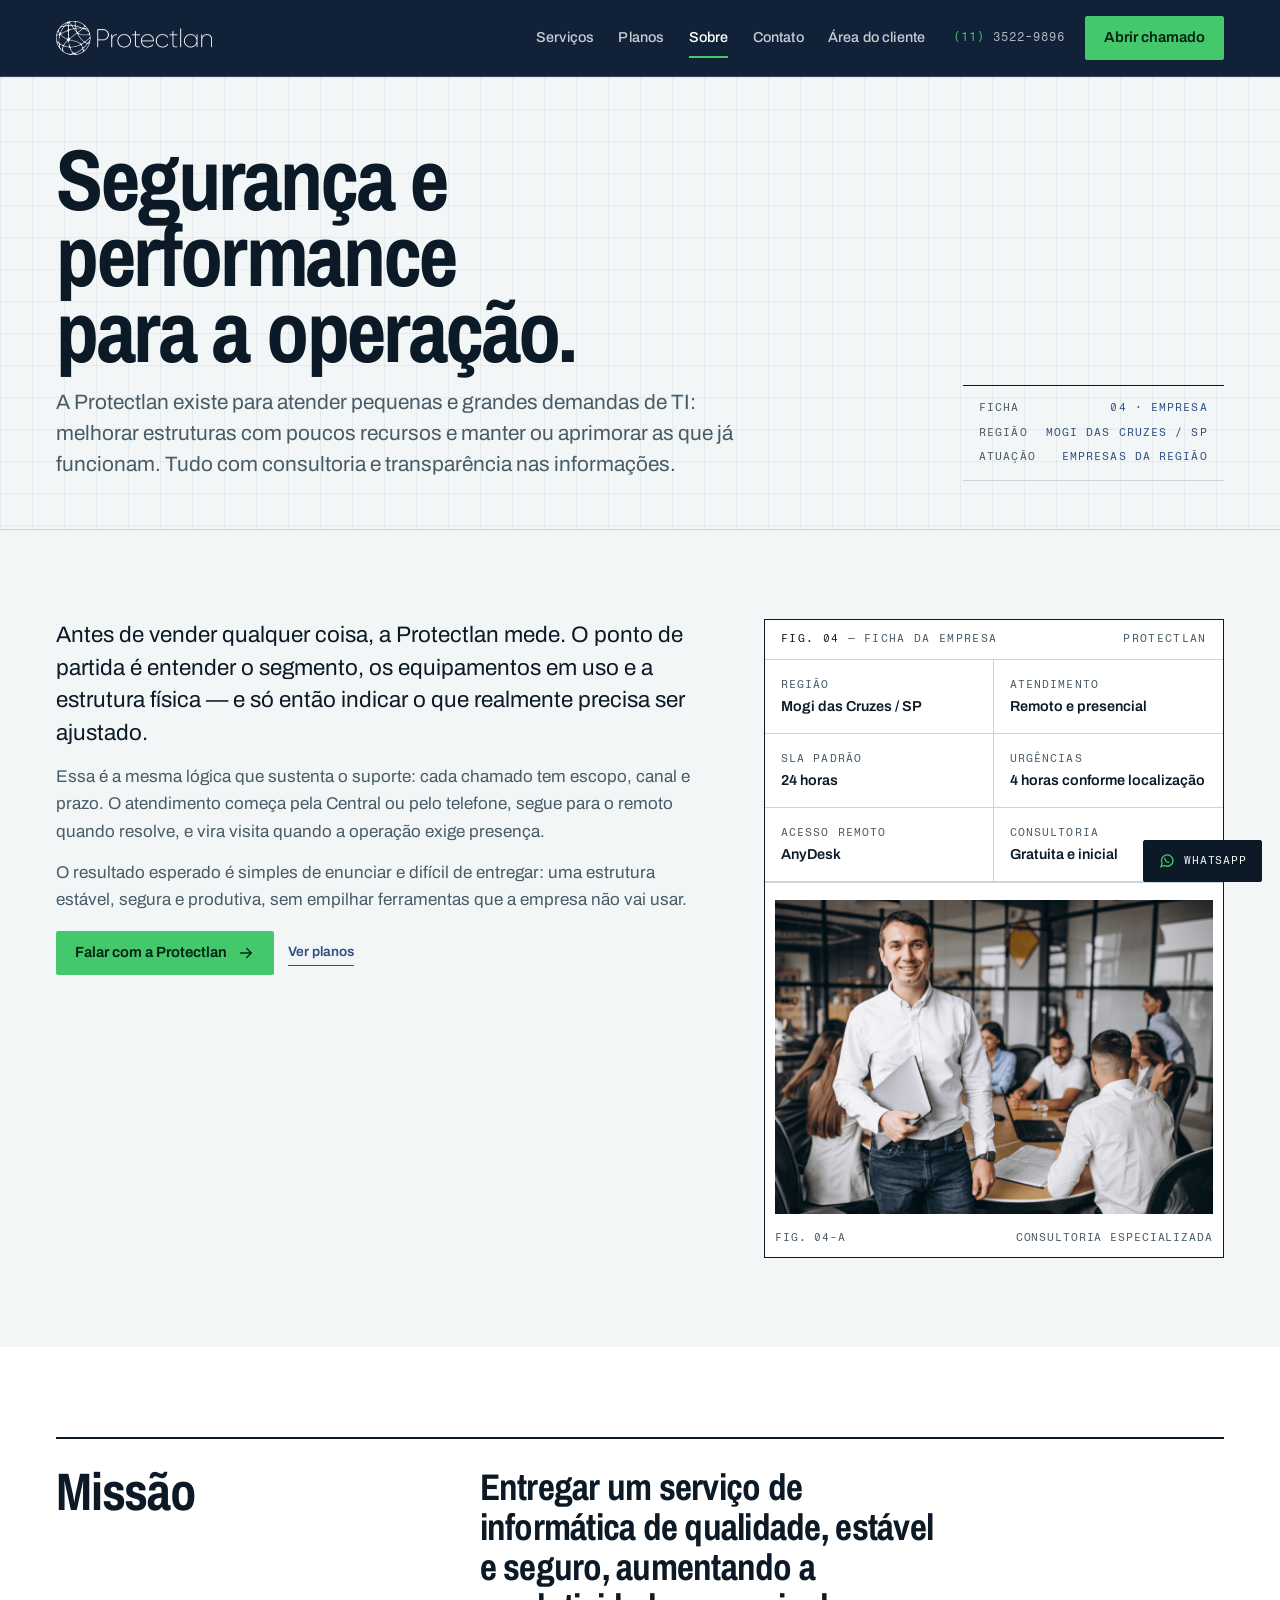
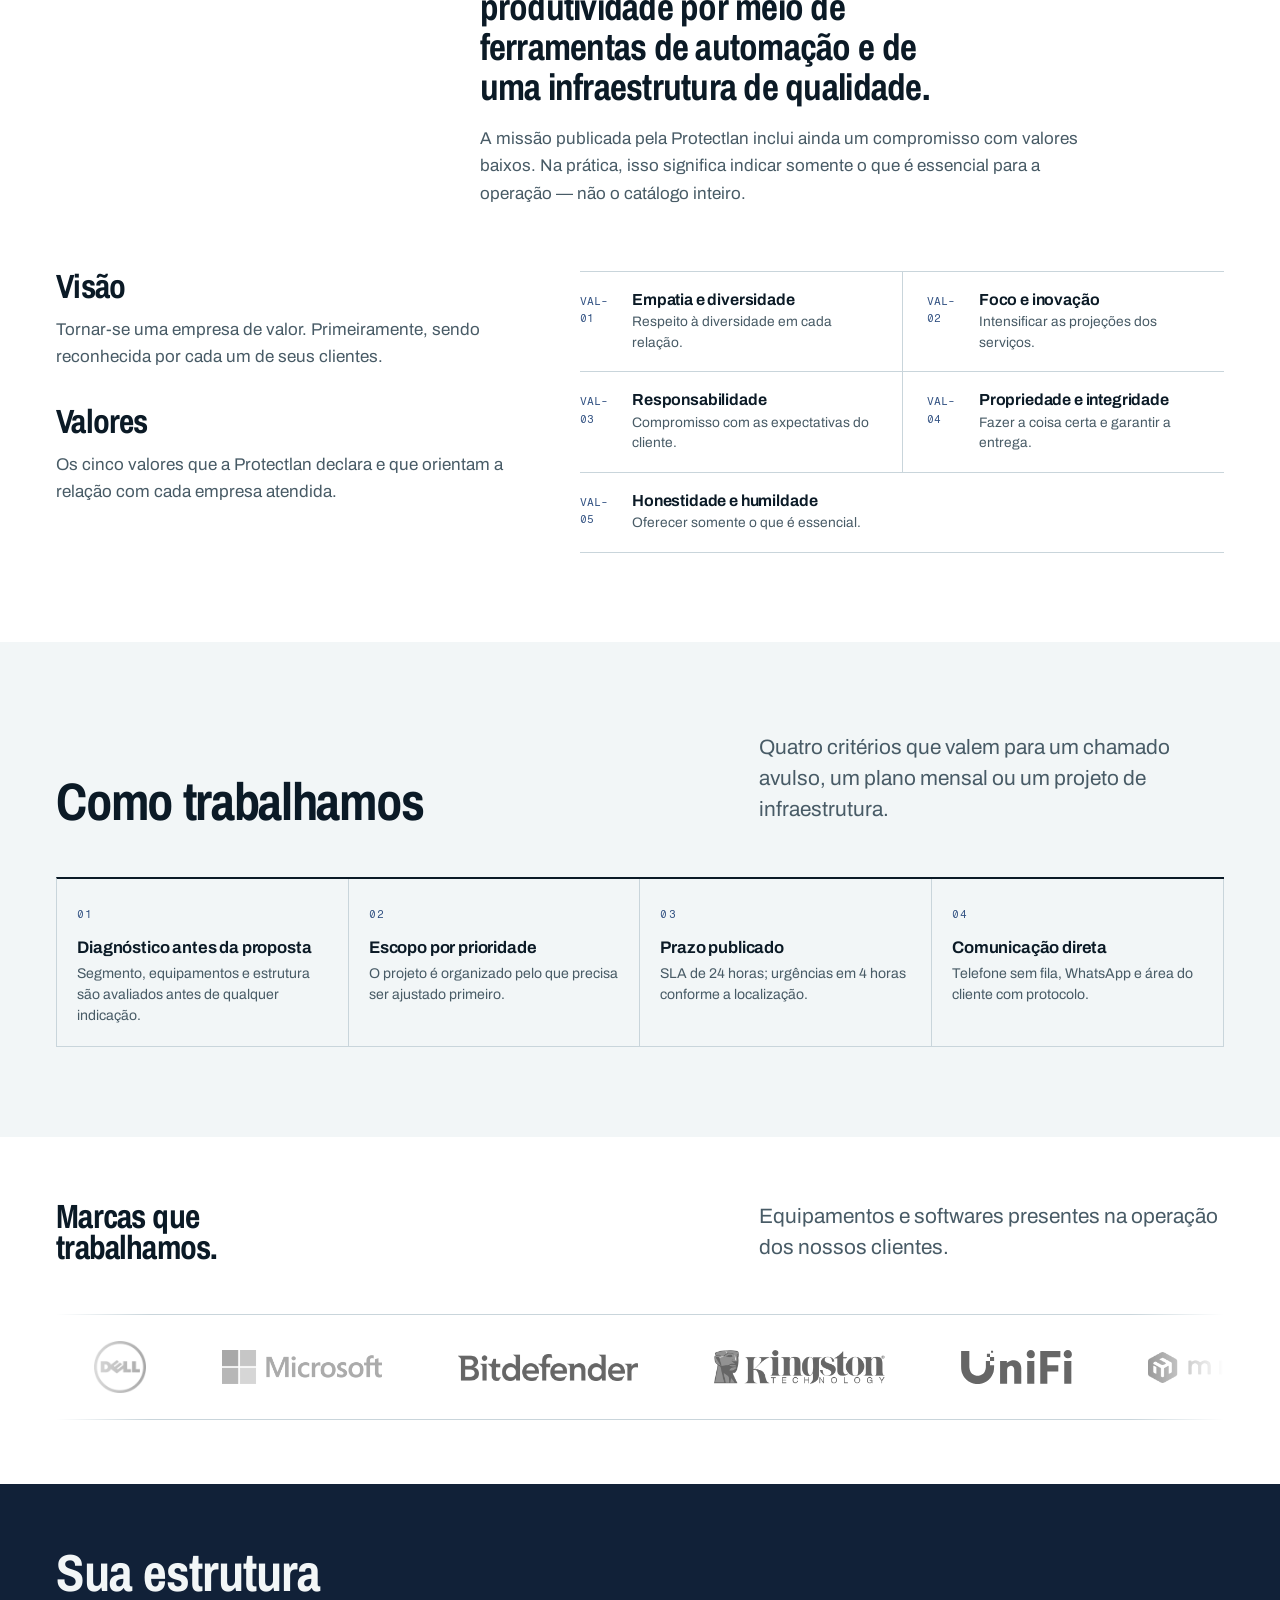
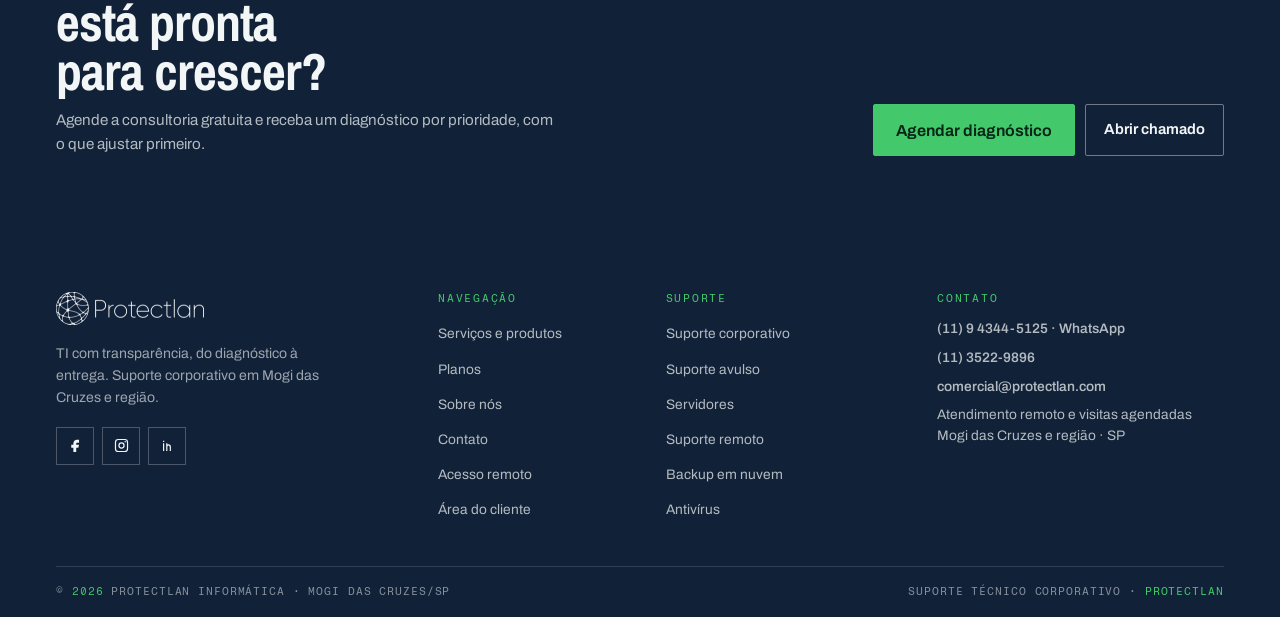
<file: public/sobre.html>
<!DOCTYPE html>
<html lang="pt-BR" class="no-js">
<head>
<meta charset="utf-8">
<meta name="viewport" content="width=device-width, initial-scale=1">
<title>Sobre nós — Protectlan Informática</title>
<meta name="description" content="Conheça a Protectlan Informática: uma empresa de TI em Mogi das Cruzes que prioriza consultoria com transparência, missão, visão e valores.">
<meta name="theme-color" content="#112138">
<meta property="og:type" content="website">
<meta property="og:locale" content="pt_BR">
<meta property="og:title" content="Sobre nós — Protectlan Informática">
<meta property="og:description" content="Consultoria com transparência, suporte corporativo e infraestrutura em Mogi das Cruzes e região.">
<link rel="icon" href="favicon.svg" type="image/svg+xml">
<link rel="preload" href="fonts/archivo-narrow-latin-wght-normal.woff2" as="font" type="font/woff2" crossorigin>
<link rel="preload" href="fonts/archivo-latin-wght-normal.woff2" as="font" type="font/woff2" crossorigin>
<link rel="stylesheet" href="assets/css/site.css?v=dev">
<script>document.documentElement.classList.replace("no-js", "js");</script>
</head>
<body>
<a class="skip-link" href="#main">Pular para o conteúdo</a>

<header class="site-header" data-header>
  <div class="shell header-inner">
    <a class="brand" href="index.html" aria-label="Protectlan Informática — página inicial">
      <img src="brand/protectlan-branca.png" alt="Protectlan" width="296" height="66">
    </a>
    <nav class="nav" id="nav" aria-label="Navegação principal">
      <ul class="nav-list">
        <li><a href="servicos.html">Serviços</a></li>
        <li><a href="planos.html">Planos</a></li>
        <li><a href="sobre.html" aria-current="page">Sobre</a></li>
        <li><a href="contato.html">Contato</a></li>
        <li><a href="area-cliente.html">Área do cliente</a></li>
        <li class="nav-mobile-only"><a href="tel:+551135229896">(11) 3522-9896</a></li>
      </ul>
      <div class="nav-foot">
        <a class="btn btn-primary" href="area-cliente.html#abrir">Abrir chamado
          <svg class="icon icon-arrow" viewBox="0 0 24 24" aria-hidden="true"><path d="M5 12h14M13 6l6 6-6 6"/></svg>
        </a>
      </div>
    </nav>
    <div class="header-actions">
      <a class="header-phone" href="tel:+551135229896"><span>(11)</span> 3522-9896</a>
      <a class="btn btn-primary header-cta" href="area-cliente.html#abrir">Abrir chamado</a>
    </div>
    <button class="menu-toggle" type="button" aria-expanded="false" aria-controls="nav" data-menu-toggle>
      <span class="sr-only">Abrir menu</span>
      <span class="menu-bars" aria-hidden="true"><i></i><i></i><i></i></span>
    </button>
  </div>
</header>

<main id="main">

  <section class="page-head sheet">
    <div class="shell page-head-grid">
      <div>
        <h1>Segurança e performance para a operação.</h1>
        <p class="lede">A Protectlan existe para atender pequenas e grandes demandas de TI: melhorar estruturas com poucos recursos e manter ou aprimorar as que já funcionam. Tudo com consultoria e transparência nas informações.</p>
      </div>
      <div class="page-meta" role="group" aria-label="Informações da ficha institucional">
        <span class="meta-row"><span>Ficha</span><b>04 · Empresa</b></span>
        <span class="meta-row"><span>Região</span><b>Mogi das Cruzes / SP</b></span>
        <span class="meta-row"><span>Atuação</span><b>Empresas da região</b></span>
      </div>
    </div>
  </section>

  <section class="section">
    <div class="shell about-grid">
      <div class="about-copy" data-reveal>
        <p class="about-lede">Antes de vender qualquer coisa, a Protectlan mede. O ponto de partida é entender o segmento, os equipamentos em uso e a estrutura física — e só então indicar o que realmente precisa ser ajustado.</p>
        <p>Essa é a mesma lógica que sustenta o suporte: cada chamado tem escopo, canal e prazo. O atendimento começa pela Central ou pelo telefone, segue para o remoto quando resolve, e vira visita quando a operação exige presença.</p>
        <p>O resultado esperado é simples de enunciar e difícil de entregar: uma estrutura estável, segura e produtiva, sem empilhar ferramentas que a empresa não vai usar.</p>
        <div class="service-cta">
          <a class="btn btn-primary" href="contato.html">Falar com a Protectlan
            <svg class="icon icon-arrow" viewBox="0 0 24 24" aria-hidden="true"><path d="M5 12h14M13 6l6 6-6 6"/></svg>
          </a>
          <a class="link-arrow" href="planos.html">Ver planos</a>
        </div>
      </div>

      <aside class="about-plate" data-reveal>
        <div class="plate-head"><span><b>FIG. 04</b> — Ficha da empresa</span><span>PROTECTLAN</span></div>
        <dl class="about-facts">
          <div><dt>Região</dt><dd>Mogi das Cruzes / SP</dd></div>
          <div><dt>Atendimento</dt><dd>Remoto e presencial</dd></div>
          <div><dt>SLA padrão</dt><dd>24 horas</dd></div>
          <div><dt>Urgências</dt><dd>4 horas conforme localização</dd></div>
          <div><dt>Acesso remoto</dt><dd>AnyDesk</dd></div>
          <div><dt>Consultoria</dt><dd>Gratuita e inicial</dd></div>
        </dl>
        <figure class="service-photo about-photo">
          <img src="images/consultoria.png" alt="Ilustração de consultoria especializada em TI" width="960" height="688" loading="lazy" decoding="async">
          <figcaption><span>FIG. 04-A</span><span>Consultoria especializada</span></figcaption>
        </figure>
      </aside>
    </div>
  </section>

  <section class="section band-white">
    <div class="shell">
      <div class="manifesto" data-reveal>
        <h2>Missão</h2>
        <div>
          <blockquote>Entregar um serviço de informática de qualidade, estável e seguro, aumentando a produtividade por meio de ferramentas de automação e de uma infraestrutura de qualidade.</blockquote>
          <p>A missão publicada pela Protectlan inclui ainda um compromisso com valores baixos. Na prática, isso significa indicar somente o que é essencial para a operação — não o catálogo inteiro.</p>
        </div>
      </div>

      <div class="about-grid about-grid--values">
        <div class="about-copy" data-reveal>
          <h2 class="h2-sm">Visão</h2>
          <p>Tornar-se uma empresa de valor. Primeiramente, sendo reconhecida por cada um de seus clientes.</p>
          <h2 class="h2-sm about-subhead">Valores</h2>
          <p>Os cinco valores que a Protectlan declara e que orientam a relação com cada empresa atendida.</p>
        </div>
        <div class="values" data-reveal>
          <article class="value">
            <span class="value-code">VAL-01</span>
            <div><h3>Empatia e diversidade</h3><p>Respeito à diversidade em cada relação.</p></div>
          </article>
          <article class="value">
            <span class="value-code">VAL-02</span>
            <div><h3>Foco e inovação</h3><p>Intensificar as projeções dos serviços.</p></div>
          </article>
          <article class="value">
            <span class="value-code">VAL-03</span>
            <div><h3>Responsabilidade</h3><p>Compromisso com as expectativas do cliente.</p></div>
          </article>
          <article class="value">
            <span class="value-code">VAL-04</span>
            <div><h3>Propriedade e integridade</h3><p>Fazer a coisa certa e garantir a entrega.</p></div>
          </article>
          <article class="value">
            <span class="value-code">VAL-05</span>
            <div><h3>Honestidade e humildade</h3><p>Oferecer somente o que é essencial.</p></div>
          </article>
        </div>
      </div>
    </div>
  </section>

  <section class="section">
    <div class="shell">
      <div class="section-head" data-reveal>
        <h2>Como trabalhamos</h2>
        <p class="lede">Quatro critérios que valem para um chamado avulso, um plano mensal ou um projeto de infraestrutura.</p>
      </div>
      <div class="steps steps--4" data-reveal>
        <article class="step">
          <span class="step-code">01</span>
          <h3>Diagnóstico antes da proposta</h3>
          <p>Segmento, equipamentos e estrutura são avaliados antes de qualquer indicação.</p>
        </article>
        <article class="step">
          <span class="step-code">02</span>
          <h3>Escopo por prioridade</h3>
          <p>O projeto é organizado pelo que precisa ser ajustado primeiro.</p>
        </article>
        <article class="step">
          <span class="step-code">03</span>
          <h3>Prazo publicado</h3>
          <p>SLA de 24 horas; urgências em 4 horas conforme a localização.</p>
        </article>
        <article class="step">
          <span class="step-code">04</span>
          <h3>Comunicação direta</h3>
          <p>Telefone sem fila, WhatsApp e área do cliente com protocolo.</p>
        </article>
      </div>
    </div>
  </section>

  <section class="section-tight band-white">
    <div class="shell">
      <div class="section-head" data-reveal>
        <h2 class="h2-sm">Marcas que trabalhamos.</h2>
        <p class="lede">Equipamentos e softwares presentes na operação dos nossos clientes.</p>
      </div>
      <div class="brand-marquee" data-reveal>
        <ul class="brand-track" aria-label="Marcas parceiras (links abrem em nova aba)">
          <li><a class="brand-logo brand-logo--mark" href="https://www.dell.com/pt-br" target="_blank" rel="noopener noreferrer" title="Dell · site oficial"><img src="images/dell-logo.png" alt="Dell" width="240" height="240" loading="lazy" decoding="async"></a></li>
          <li><a class="brand-logo" href="https://www.microsoft.com/pt-br" target="_blank" rel="noopener noreferrer" title="Microsoft · site oficial"><img src="images/microsoft-logo.png" alt="Microsoft" width="600" height="128" loading="lazy" decoding="async"></a></li>
          <li><a class="brand-logo brand-logo--slim" href="https://www.bitdefender.com/pt-br/" target="_blank" rel="noopener noreferrer" title="Bitdefender · site oficial"><img src="images/bitdefender-logo.png" alt="Bitdefender" width="600" height="88" loading="lazy" decoding="async"></a></li>
          <li><a class="brand-logo" href="https://www.kingston.com/br" target="_blank" rel="noopener noreferrer" title="Kingston · site oficial"><img src="images/kingston-logo.png" alt="Kingston" width="600" height="119" loading="lazy" decoding="async"></a></li>
          <li><a class="brand-logo" href="https://br.store.ui.com/br/pt" target="_blank" rel="noopener noreferrer" title="UniFi · site oficial"><img src="images/unifi-logo.svg" alt="UniFi" width="163" height="50" loading="lazy" decoding="async"></a></li>
          <li><a class="brand-logo" href="https://mikrotik.com/" target="_blank" rel="noopener noreferrer" title="MikroTik · site oficial"><img src="images/mikrotik-logo.png" alt="MikroTik" width="600" height="103" loading="lazy" decoding="async"></a></li>
          <li><a class="brand-logo" href="https://www.tp-link.com/br/" target="_blank" rel="noopener noreferrer" title="TP-Link · site oficial"><img src="images/tp-link-logo-5.png" alt="TP-Link" width="400" height="152" loading="lazy" decoding="async"></a></li>
          <li><a class="brand-logo" href="https://datasafer.com.br/" target="_blank" rel="noopener noreferrer" title="Datasafer Backup · site oficial"><img src="images/datasafer-logo.svg" alt="Datasafer Backup" width="520" height="104" loading="lazy" decoding="async"></a></li>
        </ul>
        <ul class="brand-track" aria-hidden="true">
          <li><a class="brand-logo brand-logo--mark" href="https://www.dell.com/pt-br" target="_blank" rel="noopener noreferrer" tabindex="-1" title="Dell · site oficial"><img src="images/dell-logo.png" alt="" width="240" height="240" loading="lazy" decoding="async"></a></li>
          <li><a class="brand-logo" href="https://www.microsoft.com/pt-br" target="_blank" rel="noopener noreferrer" tabindex="-1" title="Microsoft · site oficial"><img src="images/microsoft-logo.png" alt="" width="600" height="128" loading="lazy" decoding="async"></a></li>
          <li><a class="brand-logo brand-logo--slim" href="https://www.bitdefender.com/pt-br/" target="_blank" rel="noopener noreferrer" tabindex="-1" title="Bitdefender · site oficial"><img src="images/bitdefender-logo.png" alt="" width="600" height="88" loading="lazy" decoding="async"></a></li>
          <li><a class="brand-logo" href="https://www.kingston.com/br" target="_blank" rel="noopener noreferrer" tabindex="-1" title="Kingston · site oficial"><img src="images/kingston-logo.png" alt="" width="600" height="119" loading="lazy" decoding="async"></a></li>
          <li><a class="brand-logo" href="https://br.store.ui.com/br/pt" target="_blank" rel="noopener noreferrer" tabindex="-1" title="UniFi · site oficial"><img src="images/unifi-logo.svg" alt="" width="163" height="50" loading="lazy" decoding="async"></a></li>
          <li><a class="brand-logo" href="https://mikrotik.com/" target="_blank" rel="noopener noreferrer" tabindex="-1" title="MikroTik · site oficial"><img src="images/mikrotik-logo.png" alt="" width="600" height="103" loading="lazy" decoding="async"></a></li>
          <li><a class="brand-logo" href="https://www.tp-link.com/br/" target="_blank" rel="noopener noreferrer" tabindex="-1" title="TP-Link · site oficial"><img src="images/tp-link-logo-5.png" alt="" width="400" height="152" loading="lazy" decoding="async"></a></li>
          <li><a class="brand-logo" href="https://datasafer.com.br/" target="_blank" rel="noopener noreferrer" tabindex="-1" title="Datasafer Backup · site oficial"><img src="images/datasafer-logo.svg" alt="" width="520" height="104" loading="lazy" decoding="async"></a></li>
        </ul>
      </div>
    </div>
  </section>

  <section class="band band-ink section-tight">
    <div class="shell cta-strip">
      <div>
        <h2>Sua estrutura está pronta para crescer?</h2>
        <p>Agende a consultoria gratuita e receba um diagnóstico por prioridade, com o que ajustar primeiro.</p>
      </div>
      <div class="actions">
        <a class="btn btn-primary btn-lg" href="https://wa.me/5511943445125?text=Ol%C3%A1%21%20Gostaria%20de%20falar%20com%20a%20Protectlan%20sobre%20a%20minha%20estrutura%20de%20TI." target="_blank" rel="noopener">Agendar diagnóstico</a>
        <a class="btn btn-outline-light" href="area-cliente.html#abrir">Abrir chamado</a>
      </div>
    </div>
  </section>

</main>

<footer class="site-footer">
  <div class="shell">
    <div class="footer-grid">
      <div class="footer-brand">
        <img src="brand/protectlan-branca.png" alt="Protectlan" width="296" height="66" loading="lazy" decoding="async">
        <p>TI com transparência, do diagnóstico à entrega. Suporte corporativo em Mogi das Cruzes e região.</p>
        <div class="socials">
          <a href="https://www.facebook.com/Protectlan" target="_blank" rel="noopener" aria-label="Protectlan no Facebook"><svg class="icon" viewBox="0 0 24 24" aria-hidden="true"><path d="M14 8h3V4h-3c-2.8 0-5 2.2-5 5v2H6v4h3v6h4v-6h3l1-4h-4V9c0-.6.4-1 1-1Z" fill="currentColor" stroke="none"/></svg></a>
          <a href="https://www.instagram.com/protectlan.sp/" target="_blank" rel="noopener" aria-label="Protectlan no Instagram"><svg class="icon" viewBox="0 0 24 24" aria-hidden="true"><rect x="3.5" y="3.5" width="17" height="17" rx="4"/><circle cx="12" cy="12" r="3.6"/><circle cx="17.2" cy="6.8" r="1" fill="currentColor" stroke="none"/></svg></a>
          <a href="https://www.linkedin.com/company/protectlan" target="_blank" rel="noopener" aria-label="Protectlan no LinkedIn"><svg class="icon" viewBox="0 0 24 24" aria-hidden="true"><path d="M6.5 9.5V19M6.5 6.2v.1M11 19v-5.4c0-1.7 1-2.6 2.4-2.6 1.5 0 2.6 1 2.6 3V19M11 9.5V19"/></svg></a>
        </div>
      </div>
      <div class="footer-col">
        <h3>Navegação</h3>
        <ul>
          <li><a href="servicos.html">Serviços e produtos</a></li>
          <li><a href="planos.html">Planos</a></li>
          <li><a href="sobre.html">Sobre nós</a></li>
          <li><a href="contato.html">Contato</a></li>
          <li><a href="acesso-remoto.html">Acesso remoto</a></li>
          <li><a href="area-cliente.html">Área do cliente</a></li>
        </ul>
      </div>
      <div class="footer-col">
        <h3>Suporte</h3>
        <ul>
          <li><a href="servicos.html#corporativo">Suporte corporativo</a></li>
          <li><a href="servicos.html#avulso">Suporte avulso</a></li>
          <li><a href="servicos.html#servidores">Servidores</a></li>
          <li><a href="servicos.html#remoto">Suporte remoto</a></li>
          <li><a href="servicos.html#backup">Backup em nuvem</a></li>
          <li><a href="servicos.html#antivirus">Antivírus</a></li>
        </ul>
      </div>
      <div class="footer-col footer-contact">
        <h3>Contato</h3>
        <ul>
          <li><a href="https://wa.me/5511943445125" target="_blank" rel="noopener">(11) 9 4344-5125 · WhatsApp</a></li>
          <li><a href="tel:+551135229896">(11) 3522-9896</a></li>
          <li><a href="mailto:comercial@protectlan.com">comercial@protectlan.com</a></li>
          <li><p class="footer-note">Atendimento remoto e visitas agendadas<br>Mogi das Cruzes e região · SP</p></li>
        </ul>
      </div>
    </div>
    <div class="footer-bottom">
      <p>© <span data-year>2026</span> Protectlan Informática · Mogi das Cruzes/SP</p>
      <p>Suporte técnico corporativo · <span>Protectlan</span></p>
    </div>
  </div>
</footer>

<a class="wa-float" href="https://wa.me/5511943445125?text=Ol%C3%A1%21%20Vim%20pelo%20site%20da%20Protectlan%20e%20gostaria%20de%20falar%20sobre%20suporte%20de%20TI." target="_blank" rel="noopener" aria-label="Falar com a Protectlan no WhatsApp">
  <svg class="icon wa-icon" viewBox="0 0 24 24" aria-hidden="true"><path d="M20 11.2a7.7 7.7 0 0 1-11.4 6.8L4 19.5l1.5-4.4A7.7 7.7 0 1 1 20 11.2Z"/><path d="M9.2 8.6c.2 2.7 2.1 4.8 4.8 5.2"/></svg>
  <span>WhatsApp</span>
</a>

<script src="assets/js/site.js?v=dev"></script>
</body>
</html>
</file>
<file: public/assets/css/site.css>
/* ==========================================================================
   Protectlan — Catálogo Técnico
   Static, multipage, no build step. One stylesheet for every surface.
   ========================================================================== */

@font-face {
  font-family: "Archivo";
  src: url("../../fonts/archivo-latin-wght-normal.woff2") format("woff2");
  font-weight: 100 900;
  font-style: normal;
  font-display: swap;
}
@font-face {
  font-family: "Archivo Narrow";
  src: url("../../fonts/archivo-narrow-latin-wght-normal.woff2") format("woff2");
  font-weight: 100 900;
  font-style: normal;
  font-display: swap;
}
@font-face {
  font-family: "Fragment Mono";
  src: url("../../fonts/fragment-mono-latin-400-normal.woff2") format("woff2");
  font-weight: 400;
  font-style: normal;
  font-display: swap;
}

:root {
  --paper: #f2f6f7;
  --paper-2: #e8eef0;
  --sheet: #ffffff;
  --ink: #0b1a26;
  --navy: #112138;
  --blue: #305081;
  --blue-soft: #dbe5ec;
  --green: #43c86b;
  --green-dark: #217a44;
  --green-ink: #062616;
  --yellow: #ffe45e;
  --rule: #c9d5db;
  --rule-soft: #dfe7ea;
  --muted: #485b66;
  --muted-2: #5f727c;
  --danger: #a3261d;
  --danger-soft: #fbeae8;
  --focus: #1f5fbf;

  --font-body: "Archivo", "Segoe UI", Arial, sans-serif;
  --font-display: "Archivo Narrow", "Arial Narrow", Arial, sans-serif;
  --font-mono: "Fragment Mono", "Courier New", monospace;

  --shell: 1320px;
  --gutter: clamp(20px, 4.4vw, 64px);
  --header-h: 76px;
  --radius: 2px;

  --step--1: 0.78rem;
  --step-0: 1.0625rem;
  --step-1: clamp(1.2rem, 1.05rem + 0.55vw, 1.45rem);
  --step-2: clamp(1.55rem, 1.25rem + 1.2vw, 2.1rem);
  --step-3: clamp(2.1rem, 1.5rem + 2.6vw, 3.3rem);
  --step-4: clamp(2.8rem, 1.7rem + 4.7vw, 5.4rem);

  --space-1: 0.4rem;
  --space-2: 0.75rem;
  --space-3: 1.15rem;
  --space-4: 1.75rem;
  --space-5: 2.6rem;
  --space-6: clamp(3.5rem, 7vw, 7rem);

  --shadow-plate: 0 30px 70px -42px rgba(11, 26, 38, 0.55);
  --shadow-soft: 0 18px 44px -30px rgba(11, 26, 38, 0.45);
}

/* Reset ------------------------------------------------------------------ */
*,
*::before,
*::after { box-sizing: border-box; }

html {
  color: var(--ink);
  -webkit-text-size-adjust: 100%;
  scroll-behavior: smooth;
  scroll-padding-top: calc(var(--header-h) + 24px);
}

body {
  margin: 0;
  background: var(--paper);
  color: var(--ink);
  font-family: var(--font-body);
  font-size: var(--step-0);
  line-height: 1.6;
  text-rendering: optimizeLegibility;
  -webkit-font-smoothing: antialiased;
  overflow-x: hidden;
}

body.nav-open { overflow: hidden; }

img,
svg { max-width: 100%; }

img { height: auto; display: block; }

h1, h2, h3, h4, p, ul, ol, dl, dd, figure, blockquote { margin: 0; }

ul, ol { padding: 0; list-style: none; }

a {
  color: var(--blue);
  text-decoration-thickness: 1px;
  text-underline-offset: 4px;
}

a:hover { color: var(--ink); }

button,
input,
select,
textarea { font: inherit; color: inherit; }

button { cursor: pointer; }

::selection {
  background: var(--yellow);
  color: var(--ink);
}

:focus-visible {
  outline: 2px solid var(--focus);
  outline-offset: 3px;
  border-radius: 1px;
}

.site-header :focus-visible,
.band-ink :focus-visible,
.site-footer :focus-visible {
  outline-color: var(--yellow);
}

html {
  scrollbar-color: var(--blue) var(--paper-2);
  scrollbar-width: thin;
}
::-webkit-scrollbar { width: 12px; height: 12px; }
::-webkit-scrollbar-track { background: var(--paper-2); }
::-webkit-scrollbar-thumb {
  background: var(--blue);
  border: 3px solid var(--paper-2);
}

/* Utilities --------------------------------------------------------------- */
.shell {
  width: min(calc(100% - (var(--gutter) * 2)), var(--shell));
  margin-inline: auto;
}

.sr-only {
  position: absolute;
  width: 1px; height: 1px;
  padding: 0; margin: -1px;
  overflow: hidden;
  clip: rect(0 0 0 0);
  white-space: nowrap;
  border: 0;
}

.skip-link {
  position: fixed;
  top: 10px; left: 10px;
  z-index: 200;
  transform: translateY(-180%);
  background: var(--yellow);
  color: var(--ink);
  padding: 12px 18px;
  font-family: var(--font-mono);
  font-size: 0.8rem;
  text-decoration: none;
  border: 1px solid var(--ink);
}
.skip-link:focus { transform: translateY(0); }

.mono {
  font-family: var(--font-mono);
  font-size: 0.75rem;
  letter-spacing: 0.14em;
  text-transform: uppercase;
}

.icon {
  width: 18px;
  height: 18px;
  flex: none;
  fill: none;
  stroke: currentColor;
  stroke-width: 1.7;
  stroke-linecap: square;
  stroke-linejoin: miter;
}

.icon--sm { width: 14px; height: 14px; }
.icon--lg { width: 22px; height: 22px; }

.sheet {
  background-color: var(--paper);
  background-image:
    linear-gradient(to right, rgba(48, 80, 129, 0.07) 1px, transparent 1px),
    linear-gradient(to bottom, rgba(48, 80, 129, 0.07) 1px, transparent 1px);
  background-size: 32px 32px;
}

.band { padding-block: var(--space-6); }
.band-ink {
  background: var(--navy);
  color: var(--paper);
}
.band-ink a { color: var(--paper); }
.band-blue {
  background: var(--blue);
  color: var(--sheet);
}
.band-blue a { color: var(--sheet); }
.band-white { background: var(--sheet); }

.cta-strip {
  display: grid;
  grid-template-columns: minmax(0, 1.4fr) auto;
  gap: clamp(24px, 4vw, 60px);
  align-items: end;
}
.cta-strip h2 {
  max-width: 16ch;
  font-family: var(--font-display);
  font-size: clamp(2rem, 1.5rem + 2.2vw, 3.4rem);
  font-weight: 700;
  line-height: 0.95;
  letter-spacing: -0.02em;
}
.cta-strip p {
  margin-top: 12px;
  max-width: 56ch;
  color: rgba(242, 246, 247, 0.72);
  font-size: 0.95rem;
  line-height: 1.55;
}
.cta-strip .actions {
  display: flex;
  flex-wrap: wrap;
  gap: 10px;
}

.rule-top { border-top: 1px solid var(--rule); }
.rule-ink { border-top: 2px solid var(--ink); }

/* Typography -------------------------------------------------------------- */
.display {
  font-family: var(--font-display);
  font-weight: 700;
  line-height: 0.9;
  letter-spacing: -0.025em;
  text-wrap: balance;
}

h1, .h1 {
  font-family: var(--font-display);
  font-weight: 700;
  font-size: var(--step-4);
  line-height: 0.88;
  letter-spacing: -0.03em;
  text-wrap: balance;
}

h2, .h2 {
  font-family: var(--font-display);
  font-weight: 700;
  font-size: var(--step-3);
  line-height: 0.92;
  letter-spacing: -0.025em;
  text-wrap: balance;
}

h3, .h3 {
  font-family: var(--font-body);
  font-weight: 650;
  font-size: var(--step-1);
  line-height: 1.2;
  letter-spacing: -0.01em;
}

.lede {
  font-size: clamp(1.1rem, 1rem + 0.5vw, 1.3rem);
  line-height: 1.5;
  color: var(--muted);
  max-width: 60ch;
}

.text-blue { color: var(--blue); }
.text-green { color: var(--green-dark); }
.text-muted { color: var(--muted); }

.code {
  font-family: var(--font-mono);
  font-size: 0.75rem;
  letter-spacing: 0.12em;
  color: var(--blue);
  white-space: nowrap;
}

/* Header ------------------------------------------------------------------ */
.site-header {
  position: sticky;
  top: 0;
  z-index: 90;
  background: var(--navy);
  color: var(--paper);
  border-bottom: 1px solid rgba(242, 246, 247, 0.16);
  transition: box-shadow 180ms ease, background-color 180ms ease;
}
.site-header.is-stuck {
  box-shadow: 0 18px 40px -32px rgba(0, 0, 0, 0.8);
  background: #0c1927;
}

.header-inner {
  height: var(--header-h);
  display: flex;
  align-items: center;
  gap: 28px;
}

.brand {
  display: inline-flex;
  align-items: center;
  color: var(--paper);
  flex: none;
}
.brand img {
  width: 156px;
  height: auto;
}

.nav {
  margin-left: auto;
  display: flex;
  align-items: center;
  gap: 30px;
}

.nav-list {
  display: flex;
  align-items: center;
  gap: clamp(14px, 1.9vw, 30px);
}

.nav-list a {
  position: relative;
  display: inline-block;
  padding: 8px 0;
  color: rgba(242, 246, 247, 0.8);
  font-size: 0.9rem;
  font-weight: 520;
  letter-spacing: 0.01em;
  text-decoration: none;
  transition: color 160ms ease;
}
.nav-list a:hover { color: var(--sheet); }
.nav-list a[aria-current="page"] { color: var(--sheet); }
.nav-list a[aria-current="page"]::after {
  content: "";
  position: absolute;
  left: 0; right: 0; bottom: 0;
  height: 2px;
  background: var(--green);
}
.nav-list a::after {
  content: "";
  position: absolute;
  left: 0; right: 100%; bottom: 0;
  height: 2px;
  background: var(--green);
  transition: right 220ms cubic-bezier(0.2, 0.8, 0.2, 1);
}
.nav-list a:hover::after { right: 0; }
.nav-list a[aria-current="page"]:hover::after { right: 0; }

.nav-mobile-only,
.nav-foot { display: none; }

.header-actions {
  display: flex;
  align-items: center;
  gap: 20px;
  flex: none;
}

.header-phone {
  color: rgba(242, 246, 247, 0.72);
  font-family: var(--font-mono);
  font-size: 0.75rem;
  letter-spacing: 0.08em;
  text-decoration: none;
  white-space: nowrap;
}
.header-phone span { color: var(--green); }
.header-phone:hover { color: var(--sheet); }

.header-cta {
  padding: 11px 16px;
  font-size: 0.82rem;
}

.menu-toggle {
  display: none;
  width: 44px;
  height: 44px;
  margin-left: auto;
  padding: 0;
  background: transparent;
  border: 1px solid rgba(242, 246, 247, 0.32);
  border-radius: var(--radius);
  color: var(--paper);
  align-items: center;
  justify-content: center;
  flex: none;
}

.menu-bars {
  display: grid;
  gap: 4px;
  width: 18px;
}
.menu-bars i {
  display: block;
  height: 1.5px;
  background: currentColor;
  transition: transform 200ms ease, opacity 200ms ease;
}
body.nav-open .menu-bars i:nth-child(1) { transform: translateY(5.5px) rotate(45deg); }
body.nav-open .menu-bars i:nth-child(2) { opacity: 0; }
body.nav-open .menu-bars i:nth-child(3) { transform: translateY(-5.5px) rotate(-45deg); }

/* Buttons ----------------------------------------------------------------- */
.btn {
  display: inline-flex;
  align-items: center;
  justify-content: center;
  gap: 10px;
  min-height: 44px;
  padding: 12px 18px;
  border: 1px solid transparent;
  border-radius: var(--radius);
  font-family: var(--font-body);
  font-size: 0.92rem;
  font-weight: 640;
  line-height: 1.2;
  text-align: center;
  text-decoration: none;
  white-space: nowrap;
  transition: background-color 160ms ease, color 160ms ease,
              border-color 160ms ease, transform 160ms ease;
}
.btn:active { transform: translateY(1px); }

.btn-primary {
  background: var(--green);
  border-color: var(--green);
  color: var(--green-ink);
}
.btn-primary:hover {
  background: #52d67a;
  border-color: #52d67a;
  color: var(--green-ink);
}
.band-ink .btn-primary,
.band-ink .btn-primary:hover,
.band-blue .btn-primary,
.band-blue .btn-primary:hover,
.site-footer .btn-primary,
.site-footer .btn-primary:hover {
  color: var(--green-ink);
}

.band-ink .btn-light,
.band-blue .btn-light,
.site-footer .btn-light {
  color: var(--ink);
}

.btn-ghost {
  background: transparent;
  border-color: var(--ink);
  color: var(--ink);
}
.btn-ghost:hover {
  background: var(--ink);
  border-color: var(--ink);
  color: var(--sheet);
}

.btn-blue {
  background: var(--blue);
  border-color: var(--blue);
  color: var(--sheet);
}
.btn-blue:hover { background: var(--ink); border-color: var(--ink); color: var(--sheet); }

.btn-light {
  background: var(--paper);
  border-color: var(--paper);
  color: var(--ink);
}
.btn-light:hover { background: var(--yellow); border-color: var(--yellow); color: var(--ink); }

.btn-outline-light {
  background: transparent;
  border-color: rgba(242, 246, 247, 0.42);
  color: var(--paper);
}
.btn-outline-light:hover {
  background: rgba(242, 246, 247, 0.1);
  border-color: var(--paper);
  color: var(--sheet);
}

.btn-lg {
  min-height: 52px;
  padding: 15px 22px;
  font-size: 1rem;
}

.btn-sm {
  min-height: 38px;
  padding: 9px 13px;
  font-size: 0.82rem;
}

.btn .icon { transition: transform 180ms ease; }
.btn:hover .icon-arrow { transform: translateX(3px); }

.link-arrow {
  display: inline-flex;
  align-items: center;
  gap: 8px;
  font-weight: 620;
  text-decoration: none;
  border-bottom: 1px solid currentColor;
  padding-bottom: 2px;
}
.link-arrow .icon { transition: transform 180ms ease; }
.link-arrow:hover .icon { transform: translateX(3px); }

/* Hero -------------------------------------------------------------------- */
.hero {
  position: relative;
  padding-block: clamp(34px, 5vw, 64px) clamp(56px, 7vw, 92px);
  border-bottom: 1px solid var(--rule);
}

.hero-grid {
  display: grid;
  grid-template-columns: minmax(0, 5fr) minmax(0, 7fr);
  gap: clamp(30px, 4.5vw, 72px);
  align-items: center;
}

.hero-copy { min-width: 0; }

.hero h1 {
  max-width: 12ch;
}

.hero h1 .ink-blue {
  color: var(--blue);
}

.hero-sub {
  margin-top: var(--space-4);
  max-width: 46ch;
  font-size: clamp(1.02rem, 0.98rem + 0.3vw, 1.15rem);
  line-height: 1.55;
  color: var(--muted);
}

.hero-actions {
  display: flex;
  flex-wrap: wrap;
  gap: 12px;
  margin-top: var(--space-4);
}

.conditions {
  display: grid;
  grid-template-columns: repeat(2, minmax(0, 1fr));
  margin-top: var(--space-5);
  border-top: 1px solid var(--ink);
  border-left: 1px solid var(--rule);
  background: rgba(255, 255, 255, 0.44);
}
.conditions > div {
  padding: 12px 14px 13px;
  border-right: 1px solid var(--rule);
  border-bottom: 1px solid var(--rule);
}
.conditions dt {
  font-family: var(--font-mono);
  font-size: 0.6875rem;
  line-height: 1.3;
  letter-spacing: 0.12em;
  text-transform: uppercase;
  color: var(--muted);
}
.conditions dd {
  margin-top: 3px;
  font-family: var(--font-display);
  font-weight: 700;
  font-size: 1.18rem;
  line-height: 1.1;
  letter-spacing: -0.01em;
}

/* Diagram plate ----------------------------------------------------------- */
.plate {
  background: var(--sheet);
  border: 1px solid var(--ink);
  box-shadow: var(--shadow-plate);
  min-width: 0;
}

.plate-head,
.plate-foot {
  display: flex;
  align-items: center;
  justify-content: space-between;
  gap: 16px;
  font-family: var(--font-mono);
  font-size: 0.6875rem;
  line-height: 1.3;
  letter-spacing: 0.12em;
  text-transform: uppercase;
}
.plate-head {
  padding: 12px 16px;
  border-bottom: 1px solid var(--rule);
  color: var(--muted);
}
.plate-head b { color: var(--ink); font-weight: 400; }
.plate-live {
  display: inline-flex;
  align-items: center;
  gap: 7px;
  color: var(--green-dark);
  white-space: nowrap;
}
.plate-live i {
  width: 7px; height: 7px;
  background: var(--green);
  border-radius: 50%;
  box-shadow: 0 0 0 3px rgba(67, 200, 107, 0.16);
}
.plate-canvas {
  position: relative;
  background: #fbfdfe;
  overflow: hidden;
}
.iso { display: block; width: 100%; height: auto; }
.plate-foot {
  padding: 9px 16px;
  border-top: 1px solid var(--rule);
  color: var(--muted);
  font-size: 0.6875rem;
}
.plate-foot b { color: var(--blue); font-weight: 400; }

.plate-readout {
  display: grid;
  grid-template-columns: 46px minmax(0, 1fr) auto;
  align-items: center;
  gap: 14px;
  padding: 12px 16px;
  border-top: 1px solid var(--rule);
  background: #f7fafb;
}
.readout-code {
  font-family: var(--font-mono);
  font-size: 0.9rem;
  color: var(--blue);
  border-right: 1px solid var(--rule);
  padding-right: 12px;
}
.readout-title {
  display: block;
  font-size: 0.82rem;
  font-weight: 680;
  line-height: 1.2;
}
.readout-text {
  display: block;
  margin-top: 2px;
  font-size: 0.76rem;
  line-height: 1.35;
  color: var(--muted);
}
.readout-link {
  font-family: var(--font-mono);
  font-size: 0.6875rem;
  letter-spacing: 0.08em;
  text-transform: uppercase;
  text-decoration: none;
  border-bottom: 1px solid currentColor;
  padding-bottom: 2px;
  white-space: nowrap;
}

.callout {
  position: absolute;
  z-index: 2;
  display: inline-flex;
  align-items: center;
  gap: 7px;
  padding: 6px 8px;
  background: var(--ink);
  border: 1px solid var(--ink);
  border-radius: var(--radius);
  color: var(--sheet);
  font-family: var(--font-mono);
  font-size: 0.6875rem;
  line-height: 1;
  letter-spacing: 0.08em;
  text-transform: uppercase;
  white-space: nowrap;
  box-shadow: 0 7px 18px -10px rgba(11, 26, 38, 0.65);
  transition: background-color 160ms ease, color 160ms ease,
              border-color 160ms ease, transform 160ms ease;
}
.callout span {
  color: var(--yellow);
  font-size: 0.6875rem;
}
.callout:hover,
.callout:focus-visible,
.callout.is-active {
  background: var(--green);
  border-color: var(--ink);
  color: var(--ink);
  transform: translateY(-1px);
}
.callout:hover span,
.callout:focus-visible span,
.callout.is-active span { color: var(--ink); }
.callout.is-active { box-shadow: 0 0 0 3px rgba(67, 200, 107, 0.22); }

.callout-remoto { left: 4%; top: 55%; }
.callout-servidores { left: 63%; top: 30%; }
.callout-backup { left: 66%; top: 2.5%; }
.callout-seguranca { left: 17%; top: 13%; }
.callout-cabeamento { left: 62%; top: 60%; }

.plate-index { display: none; }

/* Diagram drawing */
.iso-node { cursor: pointer; }
.iso-node .node-body {
  transition: transform 420ms cubic-bezier(0.16, 1, 0.3, 1), filter 300ms ease;
}
.js .iso-node { transition: opacity 320ms ease; }
.iso-node.is-dim { opacity: 0.5; }
.iso-node.is-dim .node-body { filter: saturate(0.2); }
.iso-node:hover { opacity: 1; }
.iso-node.is-active .node-body { transform: translateY(-7px); }
.node-ring,
.node-halo {
  opacity: 0;
  transition: opacity 300ms ease;
}
.node-halo { stroke-opacity: 0.28; }
.iso-node.is-active .node-ring,
.iso-node.is-active .node-halo { opacity: 1; }
.ring-pulse {
  transform-box: fill-box;
  transform-origin: center;
  animation: ring-pulse 2.2s cubic-bezier(0.2, 0.6, 0.3, 1) infinite;
}
@keyframes ring-pulse {
  from { transform: scale(1); opacity: 0.9; }
  to { transform: scale(1.45); opacity: 0; }
}

.iso-link {
  stroke: #9fb3c8;
  stroke-width: 1.4;
  stroke-dasharray: 5 6;
  animation: dash-flow 22s linear infinite;
  transition: stroke 300ms ease, stroke-width 300ms ease;
}
.iso-link.is-hot { stroke: var(--green); stroke-width: 2.2; stroke-dasharray: none; }
@keyframes dash-flow { to { stroke-dashoffset: -220; } }
.packet { opacity: 0.35; transition: opacity 300ms ease; }
.packet.is-hot { opacity: 1; }

.led { animation: led-blink 1.8s steps(2, jump-none) infinite; }
@keyframes led-blink {
  0%, 60% { opacity: 1; }
  80% { opacity: 0.25; }
  100% { opacity: 1; }
}
.cloud-float { animation: float 5s ease-in-out infinite; }
@keyframes float {
  0%, 100% { transform: translateY(0); }
  50% { transform: translateY(-6px); }
}
.upload { animation: upload 2.4s ease-in-out infinite; }
@keyframes upload {
  0% { transform: translateY(8px); opacity: 0; }
  30%, 70% { opacity: 1; }
  100% { transform: translateY(-8px); opacity: 0; }
}
.shield { animation: shield-bob 3.6s ease-in-out infinite; }
.shield > * { animation: none; }
@keyframes shield-bob {
  0%, 100% { translate: 0 0; }
  50% { translate: 0 -4px; }
}
.screen-line {
  stroke-dasharray: 60;
  stroke-dashoffset: 60;
  animation: type-line 3.6s ease-in-out infinite;
}
@keyframes type-line {
  0% { stroke-dashoffset: 60; }
  35%, 80% { stroke-dashoffset: 0; }
  100% { stroke-dashoffset: 0; opacity: 0; }
}
.remote-waves .wave { animation: wave 1.8s ease-in-out infinite; opacity: 0.2; }
.remote-waves .w2 { animation-delay: 0.2s; }
.remote-waves .w3 { animation-delay: 0.4s; }
@keyframes wave {
  0%, 100% { opacity: 0.2; }
  40% { opacity: 1; }
}

.plate-live i { position: relative; }
.plate-live i::after {
  content: "";
  position: absolute;
  inset: 0;
  border-radius: 50%;
  background: var(--green);
  animation: live-ping 1.8s cubic-bezier(0, 0, 0.2, 1) infinite;
}
@keyframes live-ping {
  from { transform: scale(1); opacity: 0.7; }
  to { transform: scale(2.8); opacity: 0; }
}

.plate-readout.is-fresh > * { animation: readout-in 380ms cubic-bezier(0.16, 1, 0.3, 1) both; }
.plate-readout.is-fresh > div { animation-delay: 40ms; }
.plate-readout.is-fresh > a { animation-delay: 80ms; }
@keyframes readout-in {
  from { opacity: 0; transform: translateY(5px); }
  to { opacity: 1; transform: none; }
}
.plate-progress {
  height: 2px;
  background: var(--rule);
  overflow: hidden;
}
.plate-progress i {
  display: block;
  height: 100%;
  width: 100%;
  background: var(--green);
  transform-origin: left;
  transform: scaleX(0);
}
.plate-progress.is-running i { animation: progress var(--tour-ms, 4800ms) linear forwards; }
.plate:hover .plate-progress.is-running i,
.plate:focus-within .plate-progress.is-running i { animation-play-state: paused; }
@keyframes progress { to { transform: scaleX(1); } }

.plate {
  animation: plate-in 620ms cubic-bezier(0.16, 1, 0.3, 1) both;
}
@keyframes plate-in {
  from { opacity: 0; transform: translateY(16px); }
  to { opacity: 1; transform: translateY(0); }
}

.js .callout {
  animation: callout-in 460ms cubic-bezier(0.16, 1, 0.3, 1) both;
}
.js .callout-remoto { animation-delay: 160ms; }
.js .callout-servidores { animation-delay: 220ms; }
.js .callout-backup { animation-delay: 280ms; }
.js .callout-seguranca { animation-delay: 340ms; }
.js .callout-cabeamento { animation-delay: 400ms; }
@keyframes callout-in {
  from { opacity: 0; transform: translateY(6px); }
  to { opacity: 1; transform: translateY(0); }
}

/* Section scaffolding ----------------------------------------------------- */
.section { padding-block: var(--space-6); }
.section-tight { padding-block: clamp(2.8rem, 5vw, 4.5rem); }

.section-head {
  display: grid;
  grid-template-columns: minmax(0, 7fr) minmax(0, 5fr);
  gap: clamp(20px, 4vw, 64px);
  align-items: end;
  margin-bottom: clamp(30px, 4vw, 52px);
}
.section-head h2 { max-width: 16ch; }
.section-head .lede { max-width: 48ch; justify-self: end; }

.h2-sm { font-size: var(--step-2); }

/* Index rows -------------------------------------------------------------- */
.index-list { border-top: 2px solid var(--ink); }

.index-row {
  display: grid;
  grid-template-columns: 92px minmax(0, 1.25fr) minmax(0, 0.9fr) 40px;
  gap: 24px;
  align-items: center;
  padding: 22px 14px 22px 4px;
  border-bottom: 1px solid var(--rule);
  color: var(--ink);
  text-decoration: none;
  transition: background-color 200ms ease, color 200ms ease;
}
@media (min-width: 1100px) {
  .index-row { grid-template-columns: 92px minmax(0, 1fr) 30rem 40px; }
  .row-desc { white-space: nowrap; }
}
.index-row:hover,
.index-row:focus-visible {
  background: var(--blue);
  color: var(--sheet);
}
.index-row .row-code,
.index-row .row-name,
.index-row .row-desc {
  transition: color 200ms ease, transform 260ms cubic-bezier(0.16, 1, 0.3, 1);
}
.index-row:hover .row-code,
.index-row:hover .row-name,
.index-row:hover .row-desc,
.index-row:focus-visible .row-code,
.index-row:focus-visible .row-name,
.index-row:focus-visible .row-desc { transform: translateX(10px); }
.index-row .row-code {
  font-family: var(--font-mono);
  font-size: 0.6875rem;
  letter-spacing: 0.1em;
  color: var(--blue);
  transition: color 200ms ease;
}
.index-row:hover .row-code,
.index-row:focus-visible .row-code { color: var(--yellow); }
.row-name {
  font-family: var(--font-display);
  font-size: clamp(1.35rem, 1.1rem + 0.7vw, 1.7rem);
  font-weight: 700;
  line-height: 1.05;
  letter-spacing: -0.01em;
}
.row-desc {
  font-size: 0.9rem;
  line-height: 1.45;
  color: var(--muted);
  transition: color 200ms ease;
}
.index-row:hover .row-desc,
.index-row:focus-visible .row-desc { color: rgba(242, 246, 247, 0.78); }
.row-arrow {
  justify-self: end;
  color: var(--blue);
  transition: color 200ms ease, transform 200ms ease;
}
.index-row:hover .row-arrow,
.index-row:focus-visible .row-arrow {
  color: var(--green);
  transform: translateX(4px);
}

/* Blue field -------------------------------------------------------------- */
.consult {
  position: relative;
  overflow: hidden;
}
.consult .shell {
  display: grid;
  grid-template-columns: minmax(0, 7fr) minmax(0, 5fr);
  gap: clamp(30px, 5vw, 80px);
  align-items: center;
}
.consult h2 {
  max-width: 17ch;
  font-size: clamp(2.4rem, 1.8rem + 2.8vw, 4rem);
}
.consult p {
  margin-top: var(--space-3);
  max-width: 56ch;
  color: rgba(255, 255, 255, 0.82);
}
.consult .actions {
  display: flex;
  flex-wrap: wrap;
  gap: 12px;
  margin-top: var(--space-4);
}
.consult-notes {
  display: flex;
  flex-wrap: wrap;
  gap: 10px 26px;
  margin-top: var(--space-4);
  font-family: var(--font-mono);
  font-size: 0.6875rem;
  letter-spacing: 0.1em;
  text-transform: uppercase;
  color: rgba(255, 255, 255, 0.66);
}
.consult-notes span { display: inline-flex; align-items: center; gap: 7px; }
.consult-notes span::before {
  content: "";
  width: 5px; height: 5px;
  background: var(--green);
}

.stamp-wrap {
  display: flex;
  justify-content: center;
  align-items: center;
  min-height: 250px;
}
.stamp {
  transform: rotate(-4deg);
  border: 2px solid var(--yellow);
  padding: 8px;
  color: var(--yellow);
  text-align: center;
  width: min(100%, 300px);
}
.stamp-inner {
  border: 1px solid currentColor;
  padding: 22px 16px 18px;
}
.stamp-kicker {
  font-family: var(--font-mono);
  font-size: 0.6875rem;
  letter-spacing: 0.24em;
  text-transform: uppercase;
}
.stamp-title {
  margin-top: 8px;
  font-family: var(--font-display);
  font-weight: 700;
  font-size: 2.15rem;
  line-height: 0.9;
  letter-spacing: -0.02em;
  text-transform: uppercase;
}
.stamp-line {
  margin-top: 14px;
  padding-top: 9px;
  border-top: 1px solid currentColor;
  font-family: var(--font-mono);
  font-size: 0.6875rem;
  letter-spacing: 0.12em;
  text-transform: uppercase;
  opacity: 0.85;
}

/* Solutions --------------------------------------------------------------- */
.solution-grid {
  display: grid;
  grid-template-columns: repeat(2, minmax(0, 1fr));
  border-top: 2px solid var(--ink);
}
.solution {
  display: grid;
  grid-template-columns: 72px minmax(0, 1fr);
  gap: 18px;
  padding: 20px 22px 20px 4px;
  border-bottom: 1px solid var(--rule);
}
.solution:nth-child(odd) {
  border-right: 1px solid var(--rule);
  padding-right: 30px;
}
.solution:nth-child(even) { padding-left: 30px; }
.solution-code {
  font-family: var(--font-mono);
  font-size: 0.6875rem;
  line-height: 1.55;
  letter-spacing: 0.08em;
  color: var(--blue);
}
.solution h3 { font-size: 1.08rem; }
.solution p {
  margin-top: 4px;
  font-size: 0.88rem;
  line-height: 1.5;
  color: var(--muted);
}
.solution-cta {
  display: flex;
  flex-direction: column;
  justify-content: center;
  gap: 8px;
  padding: 20px 22px 20px 30px;
  border-bottom: 1px solid var(--rule);
}
.solution-cta p {
  margin: 0;
  font-family: var(--font-display);
  font-size: 1.5rem;
  font-weight: 700;
  line-height: 1.05;
  letter-spacing: -0.01em;
  color: var(--ink);
}

/* Product plates ---------------------------------------------------------- */
.product-wall {
  display: grid;
  grid-template-columns: minmax(0, 7fr) minmax(0, 5fr);
  gap: 18px;
  align-items: stretch;
}
.product-plate {
  display: flex;
  flex-direction: column;
  background: var(--sheet);
  border: 1px solid var(--ink);
  min-width: 0;
}
.product-plate {
  transition: transform 260ms cubic-bezier(0.16, 1, 0.3, 1), box-shadow 260ms ease;
}
.product-plate:hover {
  transform: translateY(-3px);
  box-shadow: var(--shadow-soft);
}
.product-media {
  position: relative;
  flex: 1;
  min-height: 180px;
  overflow: hidden;
  background: #fbfdfe;
  border-bottom: 1px solid var(--rule);
}
.product-plate--feature .product-media { min-height: 380px; }
.product-media img {
  position: absolute;
  inset: 0;
  width: 100%;
  height: 100%;
  object-fit: cover;
  transition: transform 700ms cubic-bezier(0.16, 1, 0.3, 1);
}
.product-plate:hover .product-media img { transform: scale(1.05); }
.product-body { padding: 18px 20px 20px; }
.product-body .code { display: block; margin-bottom: 6px; }
.product-body h3 { font-size: 1.25rem; }
.product-body p {
  margin-top: 6px;
  font-size: 0.88rem;
  line-height: 1.5;
  color: var(--muted);
}
.product-body .link-arrow { margin-top: 12px; font-size: 0.85rem; }
.product-stack {
  display: grid;
  grid-template-rows: repeat(2, minmax(0, 1fr));
  gap: 18px;
  min-height: 0;
}
.product-stack .product-media { min-height: 150px; }

/* Plans ------------------------------------------------------------------- */
.plan-split {
  display: grid;
  grid-template-columns: repeat(2, minmax(0, 1fr));
  border: 1px solid var(--ink);
  background: var(--sheet);
}
.plan {
  padding: clamp(24px, 3.4vw, 42px);
  min-width: 0;
}
.plan + .plan { border-left: 1px solid var(--ink); }
.plan--premium { background: #f8fafb; }
.plan-top {
  display: flex;
  align-items: baseline;
  justify-content: space-between;
  gap: 16px;
  padding-bottom: 16px;
  border-bottom: 1px solid var(--rule);
}
.plan h3 {
  font-family: var(--font-display);
  font-size: clamp(1.7rem, 1.4rem + 1vw, 2.3rem);
  font-weight: 700;
  line-height: 1;
  letter-spacing: -0.02em;
}
.plan-for {
  margin-top: 10px;
  font-family: var(--font-mono);
  font-size: 0.6875rem;
  letter-spacing: 0.1em;
  text-transform: uppercase;
  color: var(--blue);
}
.plan p { margin-top: 14px; color: var(--muted); font-size: 0.94rem; }
.plan-list {
  margin-top: 18px;
  border-top: 1px solid var(--rule);
}
.plan-list li {
  display: grid;
  grid-template-columns: 20px minmax(0, 1fr);
  gap: 10px;
  padding: 9px 0;
  border-bottom: 1px solid var(--rule-soft);
  font-size: 0.9rem;
  line-height: 1.45;
}
.plan-list .icon { color: var(--green-dark); margin-top: 3px; }
.plan .btn { margin-top: 22px; width: 100%; }
.plan-note {
  margin-top: 12px;
  font-family: var(--font-mono);
  font-size: 0.6875rem;
  letter-spacing: 0.08em;
  text-transform: uppercase;
  color: var(--muted-2);
  text-align: center;
}

/* Client band ------------------------------------------------------------- */
.client-band .shell {
  display: grid;
  grid-template-columns: minmax(0, 7fr) minmax(0, 5fr);
  gap: clamp(30px, 5vw, 80px);
  align-items: center;
}
.client-band h2 { max-width: 16ch; }
.client-band p {
  margin-top: var(--space-3);
  max-width: 52ch;
  color: rgba(242, 246, 247, 0.72);
}
.client-band .actions {
  display: flex;
  flex-wrap: wrap;
  gap: 12px;
  margin-top: var(--space-4);
}
.client-note {
  margin-top: 16px;
  max-width: 58ch;
  font-family: var(--font-mono);
  font-size: 0.75rem;
  line-height: 1.6;
  letter-spacing: 0.04em;
  color: rgba(242, 246, 247, 0.5);
}

.protocol-stub {
  position: relative;
  background: var(--paper);
  color: var(--ink);
  border: 1px solid var(--paper);
  padding: 22px 24px 20px;
  transform: rotate(1.2deg);
  box-shadow: 0 40px 80px -50px rgba(11, 26, 38, 0.7);
}
.protocol-stub::before,
.protocol-stub::after {
  content: "";
  position: absolute;
  width: 16px; height: 16px;
  background: var(--navy);
  border-radius: 50%;
  top: 50%;
  transform: translateY(-50%);
}
.protocol-stub::before { left: -9px; }
.protocol-stub::after { right: -9px; }
.stub-top {
  display: flex;
  align-items: center;
  justify-content: space-between;
  gap: 12px;
  padding-bottom: 10px;
  border-bottom: 1px dashed var(--rule);
  font-family: var(--font-mono);
  font-size: 0.6875rem;
  letter-spacing: 0.12em;
  text-transform: uppercase;
  color: var(--muted);
}
.stub-top b { color: var(--green-dark); font-weight: 400; }
.stub-code {
  margin-top: 18px;
  font-family: var(--font-mono);
  font-size: clamp(1.5rem, 1.1rem + 1.4vw, 2.15rem);
  line-height: 1;
  letter-spacing: 0.04em;
  color: var(--ink);
}
.stub-code span { color: var(--blue); }
.client-band .stub-subject {
  margin-top: 10px;
  color: var(--ink);
  font-family: var(--font-display);
  font-size: 1.35rem;
  font-weight: 700;
  line-height: 1.05;
  letter-spacing: -0.01em;
}
.stub-meta {
  display: grid;
  grid-template-columns: repeat(3, minmax(0, 1fr));
  gap: 8px;
  margin-top: 18px;
  padding-top: 12px;
  border-top: 1px dashed var(--rule);
}
.stub-meta dt {
  font-family: var(--font-mono);
  font-size: 0.6875rem;
  letter-spacing: 0.1em;
  text-transform: uppercase;
  color: var(--muted-2);
}
.stub-meta dd {
  margin-top: 2px;
  color: var(--ink);
  font-size: 0.78rem;
  font-weight: 600;
}
.stub-foot {
  display: flex;
  align-items: center;
  justify-content: space-between;
  gap: 12px;
  margin-top: 18px;
}
.stub-stamp {
  flex: none;
  transform: rotate(-6deg);
  border: 2px solid var(--green);
  color: var(--green-dark);
  padding: 4px 8px;
  font-family: var(--font-mono);
  font-size: 0.6875rem;
  letter-spacing: 0.14em;
  text-transform: uppercase;
}
.stub-example {
  font-family: var(--font-mono);
  font-size: 0.6875rem;
  letter-spacing: 0.12em;
  text-transform: uppercase;
  color: var(--muted-2);
}

/* Brands ------------------------------------------------------------------ */
.brand-marquee {
  --brand-gap: clamp(40px, 5vw, 72px);
  display: flex;
  overflow: hidden;
  border-top: 1px solid var(--rule);
  border-bottom: 1px solid var(--rule);
  -webkit-mask-image: linear-gradient(90deg, transparent, #000 8%, #000 92%, transparent);
          mask-image: linear-gradient(90deg, transparent, #000 8%, #000 92%, transparent);
}
.brand-track {
  display: flex;
  align-items: center;
  flex: none;
  gap: var(--brand-gap);
  margin: 0;
  padding: 0 calc(var(--brand-gap) / 2);
  list-style: none;
  animation: brand-scroll 38s linear infinite;
}
.brand-marquee:hover .brand-track,
.brand-marquee:focus-within .brand-track { animation-play-state: paused; }
@keyframes brand-scroll {
  to { transform: translateX(-100%); }
}
.brand-logo {
  display: flex;
  align-items: center;
  justify-content: center;
  height: 104px;
  padding: 0 6px;
}
.brand-logo img {
  width: auto;
  max-width: 180px;
  max-height: 34px;
  filter: grayscale(1);
  opacity: 0.6;
  transition: filter 220ms ease, opacity 220ms ease, transform 220ms ease;
}
.brand-logo--slim img { max-height: 28px; }
.brand-logo--mark img { max-height: 52px; }
.brand-logo:hover img,
.brand-logo:focus-visible img { filter: none; opacity: 1; transform: scale(1.06); }
.brand-logo:focus-visible { outline: 2px solid var(--blue); outline-offset: 4px; }

@media (prefers-reduced-motion: reduce) {
  .brand-marquee { -webkit-mask-image: none; mask-image: none; overflow-x: auto; }
  .brand-track { animation: none; }
  .brand-track[aria-hidden="true"] { display: none; }
}

/* Footer ------------------------------------------------------------------ */
.site-footer {
  background: var(--navy);
  color: var(--paper);
  padding-top: clamp(48px, 6vw, 72px);
}
.footer-grid {
  display: grid;
  grid-template-columns: minmax(0, 1.5fr) minmax(0, 0.8fr) minmax(0, 1fr) minmax(0, 1.3fr);
  gap: clamp(28px, 4vw, 64px);
  padding-bottom: 44px;
}
.footer-brand img { width: 148px; }
.footer-brand p {
  margin-top: 18px;
  max-width: 34ch;
  font-size: 0.88rem;
  line-height: 1.55;
  color: rgba(242, 246, 247, 0.62);
}
.footer-col h3 {
  font-family: var(--font-mono);
  font-size: 0.6875rem;
  font-weight: 400;
  letter-spacing: 0.16em;
  text-transform: uppercase;
  color: var(--green);
  margin-bottom: 14px;
}
.footer-col ul { display: grid; gap: 8px; }
.footer-col a,
.footer-col p {
  font-size: 0.86rem;
  line-height: 1.5;
  color: rgba(242, 246, 247, 0.72);
  text-decoration: none;
  font-style: normal;
}
.footer-col a:hover { color: var(--sheet); text-decoration: underline; }
.footer-contact li { display: grid; gap: 2px; }
.footer-contact a { font-weight: 560; }

.socials {
  display: flex;
  gap: 8px;
  margin-top: 18px;
}
.socials a {
  display: inline-flex;
  align-items: center;
  justify-content: center;
  width: 38px; height: 38px;
  border: 1px solid rgba(242, 246, 247, 0.26);
  color: var(--paper);
  transition: border-color 160ms ease, background-color 160ms ease;
}
.socials a:hover {
  border-color: var(--green);
  background: rgba(67, 200, 107, 0.1);
  color: var(--sheet);
}
.socials .icon { width: 17px; height: 17px; }

.footer-bottom {
  display: flex;
  align-items: center;
  justify-content: space-between;
  gap: 20px;
  padding: 16px 0;
  border-top: 1px solid rgba(242, 246, 247, 0.14);
  font-family: var(--font-mono);
  font-size: 0.6875rem;
  letter-spacing: 0.08em;
  text-transform: uppercase;
  color: rgba(242, 246, 247, 0.52);
}
.footer-bottom p { margin: 0; }
.footer-bottom span { color: var(--green); }

/* WhatsApp rail ----------------------------------------------------------- */
.hide-float .wa-float { display: none; }
.wa-float {
  position: fixed;
  right: 18px;
  bottom: 18px;
  z-index: 80;
  display: inline-flex;
  align-items: center;
  gap: 8px;
  padding: 11px 14px;
  background: var(--ink);
  color: var(--paper);
  border: 1px solid var(--ink);
  border-radius: var(--radius);
  font-family: var(--font-mono);
  font-size: 0.6875rem;
  letter-spacing: 0.08em;
  text-transform: uppercase;
  text-decoration: none;
  box-shadow: 0 18px 38px -24px rgba(11, 26, 38, 0.55);
  transition: background-color 160ms ease, transform 160ms ease;
}
.wa-float:hover {
  background: var(--green);
  color: var(--green-ink);
  transform: translateY(-1px);
}
.wa-icon { color: var(--green); }
.wa-float:hover .wa-icon { color: var(--green-ink); }

/* Reveal motion ----------------------------------------------------------- */
.js [data-reveal] {
  opacity: 0;
  transform: translateY(14px);
  transition: opacity 560ms cubic-bezier(0.16, 1, 0.3, 1),
              transform 560ms cubic-bezier(0.16, 1, 0.3, 1);
}
.js [data-reveal].is-in {
  opacity: 1;
  transform: translateY(0);
}

/* Reduced motion ---------------------------------------------------------- */
@media (prefers-reduced-motion: reduce) {
  html { scroll-behavior: auto; }
  *,
  *::before,
  *::after {
    animation-duration: 0.001ms !important;
    animation-delay: 0ms !important;
    transition-duration: 0.001ms !important;
  }
  .js [data-reveal] { opacity: 1; transform: none; }
  .iso-link { animation: none; }
  .packet, .plate-progress { display: none; }
}

/* Subpage head ------------------------------------------------------------ */
.page-head {
  padding-block: clamp(34px, 5vw, 64px) clamp(28px, 4vw, 48px);
  border-bottom: 1px solid var(--rule);
}
.page-head-grid {
  display: grid;
  grid-template-columns: minmax(0, 8fr) minmax(0, 4fr);
  gap: clamp(24px, 4vw, 64px);
  align-items: end;
}
.page-head h1 { max-width: 15ch; }
.page-head .lede { margin-top: 18px; max-width: 58ch; }
.page-meta {
  display: grid;
  gap: 8px;
  justify-self: end;
  min-width: 210px;
  padding: 14px 16px;
  border-top: 1px solid var(--ink);
  border-bottom: 1px solid var(--rule);
  font-family: var(--font-mono);
  font-size: 0.6875rem;
  line-height: 1.5;
  letter-spacing: 0.1em;
  text-transform: uppercase;
  color: var(--muted);
}
.page-meta b { color: var(--blue); font-weight: 400; }
.page-meta .meta-row { display: flex; justify-content: space-between; gap: 18px; }

/* TOC --------------------------------------------------------------------- */
.toc {
  position: sticky;
  top: calc(var(--header-h) + 28px);
  align-self: start;
  border-top: 2px solid var(--ink);
  padding-top: 14px;
}
.toc h2 {
  font-family: var(--font-mono);
  font-size: 0.6875rem;
  font-weight: 400;
  letter-spacing: 0.14em;
  text-transform: uppercase;
  color: var(--muted);
  margin-bottom: 12px;
}
.toc ol { display: grid; gap: 2px; }
.toc a {
  display: grid;
  grid-template-columns: 48px minmax(0, 1fr);
  gap: 6px;
  padding: 7px 0;
  font-size: 0.86rem;
  line-height: 1.3;
  color: var(--muted);
  text-decoration: none;
  border-bottom: 1px solid var(--rule-soft);
}
.toc a span {
  font-family: var(--font-mono);
  font-size: 0.6875rem;
  letter-spacing: 0.06em;
  color: var(--blue);
}
.toc a:hover { color: var(--ink); }

/* Service fichas ---------------------------------------------------------- */
.services-layout {
  display: grid;
  grid-template-columns: 230px minmax(0, 1fr);
  gap: clamp(32px, 5vw, 72px);
  align-items: start;
}
.service-sheet {
  border-top: 2px solid var(--ink);
}
.service-block {
  padding-block: clamp(30px, 4vw, 52px);
  border-bottom: 1px solid var(--rule);
}
.service-intro {
  margin-top: 18px;
  max-width: 62ch;
  color: var(--muted);
}
.service-block .solution-grid { margin-top: 24px; }
.service-head {
  display: grid;
  grid-template-columns: 82px minmax(0, 1fr) auto;
  gap: 20px;
  align-items: start;
}
.service-head h2 {
  font-size: clamp(1.9rem, 1.5rem + 1.4vw, 2.8rem);
  line-height: 0.95;
}
.service-tags {
  display: flex;
  flex-wrap: wrap;
  gap: 6px;
  justify-content: flex-end;
  padding-top: 6px;
}
.tag {
  display: inline-flex;
  align-items: center;
  padding: 4px 7px;
  border: 1px solid var(--rule);
  border-radius: var(--radius);
  font-family: var(--font-mono);
  font-size: 0.6875rem;
  letter-spacing: 0.08em;
  text-transform: uppercase;
  color: var(--muted);
  white-space: nowrap;
}
.tag--green { border-color: var(--green-dark); color: var(--green-dark); }
.service-body {
  display: grid;
  grid-template-columns: minmax(0, 1.5fr) minmax(260px, 0.9fr);
  gap: clamp(24px, 3.5vw, 52px);
  margin-top: 22px;
}
.service-body > div > p { color: var(--muted); max-width: 62ch; }
.service-points {
  margin-top: 18px;
  border-top: 1px solid var(--rule);
}
.service-points li {
  display: grid;
  grid-template-columns: 20px minmax(0, 1fr);
  gap: 10px;
  padding: 8px 0;
  border-bottom: 1px solid var(--rule-soft);
  font-size: 0.9rem;
  line-height: 1.5;
}
.service-points .icon { color: var(--green-dark); margin-top: 3px; }
.service-aside { display: grid; gap: 14px; align-content: start; }
.service-photo {
  border: 1px solid var(--ink);
  background: var(--sheet);
  padding: 10px;
}
.service-photo img {
  width: 100%;
  aspect-ratio: 16 / 9;
  object-fit: cover;
}
.service-photo figcaption {
  display: flex;
  justify-content: space-between;
  gap: 12px;
  margin-top: 8px;
  font-family: var(--font-mono);
  font-size: 0.6875rem;
  letter-spacing: 0.08em;
  text-transform: uppercase;
  color: var(--muted);
}
.spec-table {
  display: grid;
  grid-template-columns: max-content minmax(0, 1fr);
  border-top: 1px solid var(--ink);
  border-left: 1px solid var(--rule);
}
.spec-table div {
  display: grid;
  grid-column: 1 / -1;
  grid-template-columns: 7.5rem minmax(0, 1fr);
  grid-template-columns: subgrid;
  border-right: 1px solid var(--rule);
  border-bottom: 1px solid var(--rule);
}
.spec-table dt {
  padding: 9px 12px;
  white-space: nowrap;
  background: rgba(255, 255, 255, 0.5);
  font-family: var(--font-mono);
  font-size: 0.6875rem;
  letter-spacing: 0.08em;
  text-transform: uppercase;
  color: var(--muted);
  border-right: 1px solid var(--rule);
}
.spec-table dd {
  padding: 9px 10px;
  font-size: 0.78rem;
  line-height: 1.4;
}

/* Product rows ------------------------------------------------------------ */
.product-index {
  margin-top: 22px;
  border-bottom: 1px solid var(--rule);
}
.product-row {
  display: grid;
  grid-template-columns: minmax(160px, 220px) minmax(0, 1fr) minmax(220px, 280px);
  gap: clamp(18px, 2.5vw, 34px);
  align-items: start;
  padding-block: 22px;
  border-top: 1px solid var(--rule);
  scroll-margin-top: calc(var(--header-h) + 20px);
}
.product-row:first-child { border-top: 2px solid var(--ink); }
.product-row-media img {
  width: 100%;
  height: 172px;
  padding: 10px;
  object-fit: contain;
  background: var(--sheet);
  border: 1px solid var(--rule);
}
.product-row-body h3 {
  margin-top: 8px;
  font-size: clamp(1.25rem, 1.1rem + 0.5vw, 1.55rem);
  line-height: 1.05;
}
.product-row-body p {
  margin-top: 8px;
  max-width: 56ch;
  color: var(--muted);
  font-size: 0.92rem;
  line-height: 1.55;
}
.product-row-body .link-arrow { margin-top: 14px; }
.product-row-side {
  display: grid;
  gap: 12px;
  align-content: start;
  padding-left: clamp(0px, 1.5vw, 20px);
  border-left: 1px solid var(--rule);
}
.product-row-side .btn { justify-self: start; }
.service-cta {
  display: flex;
  flex-wrap: wrap;
  align-items: center;
  gap: 14px;
  margin-top: 18px;
}
.service-cta .link-arrow { font-size: 0.85rem; }

/* Plans page -------------------------------------------------------------- */
.plan-compare {
  margin-top: 18px;
  overflow-x: auto;
  border: 1px solid var(--rule);
  background: var(--sheet);
}
.compare-table {
  width: 100%;
  border-collapse: collapse;
  min-width: 640px;
  font-size: 0.86rem;
}
.compare-table th,
.compare-table td {
  padding: 11px 14px;
  text-align: left;
  vertical-align: top;
  border-bottom: 1px solid var(--rule-soft);
}
.compare-table thead th {
  background: var(--ink);
  color: var(--paper);
  font-family: var(--font-mono);
  font-size: 0.6875rem;
  font-weight: 400;
  letter-spacing: 0.1em;
  text-transform: uppercase;
}
.compare-table tbody th {
  width: 24%;
  font-weight: 600;
  color: var(--blue);
  background: #f8fafb;
}
.compare-table td { color: var(--muted); }

.steps {
  display: grid;
  grid-template-columns: repeat(3, minmax(0, 1fr));
  border-top: 2px solid var(--ink);
  border-left: 1px solid var(--rule);
}
.steps--4 { grid-template-columns: repeat(4, minmax(0, 1fr)); }
.step {
  padding: 20px;
  border-right: 1px solid var(--rule);
  border-bottom: 1px solid var(--rule);
}
.step-code {
  font-family: var(--font-mono);
  font-size: 0.6875rem;
  letter-spacing: 0.1em;
  color: var(--blue);
}
.step h3 { margin-top: 12px; font-size: 1.05rem; }
.step p { margin-top: 5px; font-size: 0.88rem; color: var(--muted); line-height: 1.5; }

.faq { border-top: 2px solid var(--ink); }
.faq details {
  border-bottom: 1px solid var(--rule);
}
.faq summary {
  display: flex;
  align-items: center;
  justify-content: space-between;
  gap: 20px;
  padding: 16px 4px;
  list-style: none;
  cursor: pointer;
  font-weight: 620;
}
.faq summary::-webkit-details-marker { display: none; }
.faq summary::after {
  content: "+";
  font-family: var(--font-mono);
  font-size: 1.1rem;
  color: var(--blue);
  transition: transform 180ms ease;
}
.faq details[open] summary::after { transform: rotate(45deg); }
.faq details p {
  padding: 0 4px 18px;
  max-width: 72ch;
  color: var(--muted);
  font-size: 0.92rem;
}

/* About ------------------------------------------------------------------- */
.about-grid {
  display: grid;
  grid-template-columns: minmax(0, 7fr) minmax(0, 5fr);
  gap: clamp(30px, 5vw, 80px);
  align-items: start;
}
.about-copy p + p { margin-top: 14px; }
.about-copy p { color: var(--muted); max-width: 66ch; }
.about-copy h2 + p { margin-top: 14px; }
.about-copy .about-lede {
  max-width: 66ch;
  color: var(--ink);
  font-size: clamp(1.15rem, 1rem + 0.6vw, 1.4rem);
  line-height: 1.45;
}
.about-grid--values {
  margin-top: clamp(36px, 5vw, 64px);
  grid-template-columns: minmax(0, 5fr) minmax(0, 7fr);
}
.value:last-child:nth-child(odd) { grid-column: 1 / -1; }
.about-subhead { margin-top: 36px; }
.about-photo {
  margin: 0;
  padding: 10px;
  border: 0;
  border-top: 1px solid var(--rule);
}
.about-photo img { aspect-ratio: 4 / 3; object-fit: contain; }
.about-plate {
  border: 1px solid var(--ink);
  background: var(--sheet);
}
.about-plate .plate-head { color: var(--muted); }
.about-facts { display: grid; grid-template-columns: repeat(2, minmax(0, 1fr)); }
.about-facts div {
  padding: 16px;
  border-right: 1px solid var(--rule);
  border-bottom: 1px solid var(--rule);
}
.about-facts div:nth-child(even) { border-right: 0; }
.about-facts dt {
  font-family: var(--font-mono);
  font-size: 0.6875rem;
  letter-spacing: 0.1em;
  text-transform: uppercase;
  color: var(--muted);
}
.about-facts dd { margin-top: 4px; font-size: 0.9rem; font-weight: 600; line-height: 1.35; }

.manifesto {
  display: grid;
  grid-template-columns: minmax(0, 4fr) minmax(0, 8fr);
  gap: clamp(24px, 4vw, 64px);
  border-top: 2px solid var(--ink);
  padding-top: 28px;
}
.manifesto h2 { max-width: 10ch; }
.manifesto blockquote {
  font-family: var(--font-display);
  font-size: clamp(1.5rem, 1.2rem + 1.4vw, 2.35rem);
  font-weight: 700;
  line-height: 1.08;
  letter-spacing: -0.02em;
  max-width: 28ch;
}
.manifesto blockquote + p {
  margin-top: 18px;
  color: var(--muted);
  max-width: 62ch;
}

.values {
  display: grid;
  grid-template-columns: repeat(2, minmax(0, 1fr));
  border-top: 1px solid var(--rule);
}
.value {
  display: grid;
  grid-template-columns: 38px minmax(0, 1fr);
  gap: 14px;
  padding: 18px 24px 18px 0;
  border-bottom: 1px solid var(--rule);
}
.value:nth-child(even) { padding-left: 24px; border-left: 1px solid var(--rule); }
.value-code {
  font-family: var(--font-mono);
  font-size: 0.6875rem;
  color: var(--blue);
  padding-top: 3px;
}
.value h3 { font-size: 1rem; }
.value p { margin-top: 3px; color: var(--muted); font-size: 0.86rem; line-height: 1.5; }

/* Contact ----------------------------------------------------------------- */
.contact-grid {
  display: grid;
  grid-template-columns: minmax(0, 5fr) minmax(0, 7fr);
  gap: clamp(30px, 5vw, 80px);
  align-items: start;
}
.contact-channels { border-top: 2px solid var(--ink); }
.channel {
  display: grid;
  grid-template-columns: 42px minmax(0, 1fr) auto;
  gap: 14px;
  align-items: center;
  padding: 16px 0;
  border-bottom: 1px solid var(--rule);
}
.channel-icon {
  display: inline-flex;
  align-items: center;
  justify-content: center;
  width: 38px; height: 38px;
  border: 1px solid var(--rule);
  color: var(--blue);
}
.channel {
  color: var(--ink);
  text-decoration: none;
  transition: color 160ms ease;
}
.channel-label {
  display: block;
  font-family: var(--font-mono);
  font-size: 0.6875rem;
  letter-spacing: 0.1em;
  text-transform: uppercase;
  color: var(--muted);
}
.channel-value {
  display: block;
  margin-top: 2px;
  font-weight: 620;
  font-size: 0.98rem;
}
.channel:hover .channel-value { color: var(--blue); }
.channel:hover .icon--sm { transform: translateX(3px); }
.channel .icon--sm { transition: transform 160ms ease; }
.channel .link-arrow { font-size: 0.75rem; }

.area-plate {
  margin-top: 22px;
  border: 1px solid var(--ink);
  background: var(--sheet);
}
.area-plate .plate-head { border-bottom: 1px solid var(--rule); }
.area-body { padding: 18px; }
.area-body p { font-size: 0.94rem; line-height: 1.55; color: var(--muted); }
.area-body strong { color: var(--ink); }
.area-body .link-arrow { margin-top: 14px; font-size: 0.82rem; }
.area-coords {
  display: flex;
  flex-wrap: wrap;
  gap: 6px 16px;
  margin-top: 14px;
  padding-top: 12px;
  border-top: 1px solid var(--rule-soft);
  font-family: var(--font-mono);
  font-size: 0.6875rem;
  letter-spacing: 0.08em;
  text-transform: uppercase;
  color: var(--muted);
}

.form-plate {
  background: var(--sheet);
  border: 1px solid var(--ink);
  padding: clamp(22px, 3vw, 36px);
}
.form-plate > h2 { font-size: clamp(1.6rem, 1.3rem + 1vw, 2.2rem); }
.form-plate > p { margin-top: 8px; color: var(--muted); font-size: 0.92rem; max-width: 56ch; }
.form-grid {
  display: grid;
  grid-template-columns: repeat(2, minmax(0, 1fr));
  gap: 14px 16px;
  margin-top: 22px;
}
.form-grid--spaced { margin-top: 16px; }
.field { display: grid; gap: 6px; min-width: 0; }
.field--full { grid-column: 1 / -1; }
.field label,
.field-label {
  font-family: var(--font-mono);
  font-size: 0.6875rem;
  letter-spacing: 0.09em;
  text-transform: uppercase;
  color: var(--muted);
}
.field label .req,
.field-label .req { color: var(--danger); }
.field input,
.field select,
.field textarea {
  width: 100%;
  min-height: 44px;
  padding: 10px 12px;
  background: var(--paper);
  border: 1px solid var(--rule);
  border-radius: var(--radius);
  color: var(--ink);
  font-size: 0.94rem;
  transition: border-color 160ms ease, background-color 160ms ease;
}
.field textarea { min-height: 120px; resize: vertical; }
.field input:hover,
.field select:hover,
.field textarea:hover { border-color: var(--muted-2); }
.field input:focus,
.field select:focus,
.field textarea:focus {
  background: var(--sheet);
  border-color: var(--blue);
  outline: 2px solid rgba(48, 80, 129, 0.22);
  outline-offset: 0;
}
.field input::placeholder,
.field textarea::placeholder { color: var(--muted-2); opacity: 1; }
.field input[aria-invalid="true"],
.field select[aria-invalid="true"],
.field textarea[aria-invalid="true"] { border-color: var(--danger); background: var(--danger-soft); }
.field-error {
  display: none;
  font-size: 0.75rem;
  line-height: 1.35;
  color: var(--danger);
}
.field-error.is-on { display: block; }
.form-actions {
  display: flex;
  flex-wrap: wrap;
  align-items: center;
  gap: 14px;
  margin-top: 20px;
}
.form-note {
  margin-top: 14px;
  font-size: 0.75rem;
  line-height: 1.5;
  color: var(--muted-2);
}
.form-status {
  margin-top: 16px;
  padding: 12px 14px;
  border: 1px solid var(--green-dark);
  background: #effaf2;
  color: var(--green-ink);
  font-size: 0.86rem;
}
.form-status[hidden] { display: none; }

/* Remote ------------------------------------------------------------------ */
.remote-grid {
  display: grid;
  grid-template-columns: minmax(0, 7fr) minmax(0, 5fr);
  gap: clamp(30px, 5vw, 80px);
  align-items: start;
}
.remote-intro {
  margin-top: 14px;
  max-width: 62ch;
  color: var(--muted);
}
.remote-footnote {
  margin-top: 16px;
  max-width: 70ch;
  font-size: 0.82rem;
  color: var(--muted);
}
.download-note { margin-top: 16px; text-align: left; }
.download-link { margin-top: 16px; justify-content: center; }
.download-plate {
  border: 1px solid var(--ink);
  background: var(--sheet);
  padding: 26px;
  text-align: center;
  box-shadow: var(--shadow-soft);
}
.download-head {
  display: flex;
  align-items: center;
  justify-content: center;
  gap: 14px;
}
.download-mark {
  display: inline-flex;
  flex: 0 0 auto;
  color: var(--blue);
}
.download-mark .icon { width: 32px; height: 32px; }
.download-head h2 { margin: 0; font-size: 1.9rem; }
.download-plate p { margin: 8px auto 0; max-width: 34ch; color: var(--muted); font-size: 0.9rem; }
.download-plate .btn { margin-top: 20px; width: 100%; }
.download-meta {
  display: flex;
  justify-content: space-between;
  gap: 12px;
  margin-top: 14px;
  padding-top: 12px;
  border-top: 1px solid var(--rule);
  font-family: var(--font-mono);
  font-size: 0.6875rem;
  letter-spacing: 0.08em;
  text-transform: uppercase;
  color: var(--muted);
}
.remote-steps { margin-top: 26px; border-top: 2px solid var(--ink); }
.remote-step {
  display: grid;
  grid-template-columns: 54px minmax(0, 1fr);
  gap: 16px;
  padding: 16px 0;
  border-bottom: 1px solid var(--rule);
}
.remote-step .step-code { padding-top: 3px; }
.remote-step h3 { font-size: 1rem; }
.remote-step p { margin-top: 3px; color: var(--muted); font-size: 0.88rem; }
.security-note {
  display: grid;
  grid-template-columns: 22px minmax(0, 1fr);
  gap: 10px;
  margin-top: 22px;
  padding: 14px;
  border: 1px solid var(--rule);
  background: rgba(255, 255, 255, 0.55);
  font-size: 0.82rem;
  line-height: 1.5;
  color: var(--muted);
}
.security-note .icon { color: var(--blue); margin-top: 2px; }

/* Client area ------------------------------------------------------------- */
.client-head {
  padding-block: 26px;
  border-bottom: 1px solid var(--rule);
  background: var(--sheet);
}
.client-channels {
  display: grid;
  grid-template-columns: repeat(3, minmax(0, 1fr));
  border: 1px solid var(--rule);
}
.client-channel {
  display: flex;
  align-items: center;
  gap: 12px;
  padding: 12px 16px;
  color: var(--ink);
  text-decoration: none;
  border-right: 1px solid var(--rule);
  transition: background-color 160ms ease;
}
.client-channel:last-child { border-right: 0; }
.client-channel:hover { background: var(--paper); }
.client-channel .icon { color: var(--blue); }
.client-channel span { display: block; }
.client-channel b { display: block; font-size: 0.86rem; line-height: 1.2; }
.client-channel small {
  display: block;
  font-family: var(--font-mono);
  font-size: 0.6875rem;
  letter-spacing: 0.08em;
  text-transform: uppercase;
  color: var(--muted);
  margin-top: 2px;
}

.client-shell { padding-block: clamp(28px, 4vw, 48px) var(--space-6); }
.anchor-target { display: block; height: 0; scroll-margin-top: 104px; }
.client-tabs {
  display: flex;
  gap: 0;
  border-bottom: 2px solid var(--ink);
  overflow-x: auto;
  scrollbar-width: none;
}
.client-tabs::-webkit-scrollbar { display: none; }
.client-tab {
  position: relative;
  flex: none;
  padding: 13px 18px;
  background: transparent;
  border: 0;
  border-right: 1px solid var(--rule);
  color: var(--muted);
  font-family: var(--font-mono);
  font-size: 0.6875rem;
  letter-spacing: 0.08em;
  text-transform: uppercase;
  white-space: nowrap;
}
.client-tab:first-child { border-left: 1px solid var(--rule); }
.client-tab:hover { color: var(--ink); background: rgba(255, 255, 255, 0.5); }
.client-tab[aria-selected="true"] {
  background: var(--ink);
  color: var(--paper);
}
.client-tab .count {
  display: inline-flex;
  align-items: center;
  justify-content: center;
  min-width: 20px;
  height: 18px;
  margin-left: 6px;
  padding: 0 5px;
  background: var(--green);
  color: var(--green-ink);
  font-size: 0.6875rem;
  letter-spacing: 0;
  border-radius: var(--radius);
}
.client-panel { padding-top: clamp(24px, 3.4vw, 40px); }
.client-panel[hidden] { display: none; }

.client-grid {
  display: grid;
  grid-template-columns: minmax(0, 8fr) minmax(280px, 4fr);
  gap: clamp(26px, 4vw, 56px);
  align-items: start;
}
.client-form-plate {
  background: var(--sheet);
  border: 1px solid var(--ink);
  padding: clamp(20px, 3vw, 34px);
}
.client-form-plate > h2 { font-size: clamp(1.7rem, 1.4rem + 1vw, 2.3rem); }
.client-form-plate > .lede { margin-top: 8px; font-size: 0.92rem; max-width: 60ch; }

.ticket-form { margin-top: 22px; }
.ticket-form fieldset {
  border: 0;
  padding: 0;
  margin: 0;
}
.ticket-form legend {
  padding: 0;
  font-family: var(--font-mono);
  font-size: 0.6875rem;
  letter-spacing: 0.09em;
  text-transform: uppercase;
  color: var(--muted);
  margin-bottom: 8px;
}
.choice-list {
  display: grid;
  gap: 8px;
}
.choice {
  display: grid;
  grid-template-columns: 18px minmax(0, 1fr);
  gap: 10px;
  align-items: start;
  padding: 10px 12px;
  border: 1px solid var(--rule);
  border-radius: var(--radius);
  background: var(--paper);
  cursor: pointer;
  transition: border-color 160ms ease, background-color 160ms ease;
}
.choice:hover { border-color: var(--muted-2); }
.choice:has(input:checked) {
  border-color: var(--blue);
  background: #eef4f8;
}
.choice input {
  width: 16px; height: 16px;
  margin: 2px 0 0;
  accent-color: var(--blue);
}
.choice b { display: block; font-size: 0.86rem; line-height: 1.3; }
.choice small { display: block; margin-top: 2px; font-size: 0.75rem; line-height: 1.35; color: var(--muted); }
.choice--row { grid-template-columns: 18px minmax(0, 1fr) auto; }

.check {
  display: grid;
  grid-template-columns: 18px minmax(0, 1fr);
  gap: 10px;
  align-items: start;
  padding: 10px 0 0;
  font-size: 0.8rem;
  line-height: 1.45;
  color: var(--muted);
  cursor: pointer;
}
.check input { width: 16px; height: 16px; margin-top: 2px; accent-color: var(--blue); }
.field .check {
  font-family: var(--font-body);
  font-size: 0.8rem;
  line-height: 1.45;
  letter-spacing: 0;
  text-transform: none;
  color: var(--muted);
}

.form-section {
  margin-top: 24px;
  padding-top: 20px;
  border-top: 1px solid var(--rule);
}
.form-section:first-of-type { margin-top: 0; padding-top: 0; border-top: 0; }

.summary-aside {
  position: sticky;
  top: calc(var(--header-h) + 24px);
  border-top: 2px solid var(--ink);
  padding-top: 14px;
}
.summary-aside h3 {
  font-family: var(--font-mono);
  font-size: 0.6875rem;
  font-weight: 400;
  letter-spacing: 0.14em;
  text-transform: uppercase;
  color: var(--muted);
}
.summary-steps {
  margin-top: 12px;
  border-top: 1px solid var(--rule);
}
.summary-steps li {
  display: grid;
  grid-template-columns: 36px minmax(0, 1fr);
  gap: 10px;
  padding: 10px 0;
  border-bottom: 1px solid var(--rule);
  font-size: 0.82rem;
  line-height: 1.45;
  color: var(--muted);
}
.summary-steps b { color: var(--ink); font-weight: 600; }
.summary-steps .num {
  font-family: var(--font-mono);
  font-size: 0.6875rem;
  letter-spacing: 0.06em;
  color: var(--blue);
  padding-top: 2px;
}
.summary-note {
  margin-top: 14px;
  font-size: 0.75rem;
  line-height: 1.5;
  color: var(--muted-2);
}

/* Ticket success ---------------------------------------------------------- */
.ticket-success {
  background: var(--sheet);
  border: 1px solid var(--ink);
  padding: clamp(22px, 3vw, 36px);
  margin-top: 22px;
}
.ticket-success[hidden] { display: none; }
.success-top {
  display: flex;
  align-items: center;
  gap: 12px;
  padding-bottom: 14px;
  border-bottom: 1px solid var(--rule);
}
.success-mark {
  display: inline-flex;
  align-items: center;
  justify-content: center;
  width: 40px; height: 40px;
  border: 1px solid var(--green-dark);
  color: var(--green-dark);
  background: #effaf2;
  border-radius: 50%;
}
.ticket-success h2 { font-size: clamp(1.6rem, 1.3rem + 1vw, 2.2rem); }
.ticket-success .success-lede { margin-top: 12px; color: var(--muted); max-width: 58ch; }
.protocol-display {
  display: flex;
  flex-wrap: wrap;
  align-items: center;
  justify-content: space-between;
  gap: 14px;
  margin-top: 18px;
  padding: 16px;
  background: var(--paper);
  border: 1px dashed var(--muted-2);
}
.protocol-display .label {
  display: block;
  font-family: var(--font-mono);
  font-size: 0.6875rem;
  letter-spacing: 0.1em;
  text-transform: uppercase;
  color: var(--muted);
}
.protocol-display strong {
  display: block;
  margin-top: 2px;
  font-family: var(--font-mono);
  font-size: clamp(1.3rem, 1rem + 1.2vw, 1.8rem);
  font-weight: 400;
  letter-spacing: 0.04em;
  color: var(--blue);
}
.success-actions {
  display: flex;
  flex-wrap: wrap;
  gap: 10px;
  margin-top: 18px;
}
.success-note {
  margin-top: 14px;
  font-size: 0.78rem;
  line-height: 1.5;
  color: var(--muted-2);
}
.success-note a { color: var(--blue); }

/* Ticket list ------------------------------------------------------------- */
.ticket-toolbar {
  display: flex;
  flex-wrap: wrap;
  align-items: center;
  justify-content: space-between;
  gap: 14px;
  margin-bottom: 18px;
}
.ticket-toolbar h2 { font-size: clamp(1.6rem, 1.3rem + 1vw, 2.1rem); }
.search-field {
  display: flex;
  align-items: center;
  gap: 8px;
  min-width: min(100%, 300px);
  border: 1px solid var(--rule);
  background: var(--sheet);
  padding: 0 10px;
}
.search-field .icon { color: var(--muted); }
.search-field input {
  width: 100%;
  min-height: 40px;
  border: 0;
  background: transparent;
  font-size: 0.86rem;
}
.search-field input:focus { outline: none; }
.search-field:focus-within { border-color: var(--blue); box-shadow: 0 0 0 2px rgba(48, 80, 129, 0.16); }

.ticket-list { display: grid; gap: 10px; }
.ticket {
  background: var(--sheet);
  border: 1px solid var(--rule);
}
.ticket[open] { border-color: var(--ink); }
.ticket > summary {
  display: grid;
  grid-template-columns: 128px minmax(0, 1fr) auto 28px;
  gap: 16px;
  align-items: center;
  padding: 14px 16px;
  cursor: pointer;
  list-style: none;
}
.ticket > summary::-webkit-details-marker { display: none; }
.ticket-protocol {
  font-family: var(--font-mono);
  font-size: 0.75rem;
  letter-spacing: 0.04em;
  color: var(--blue);
}
.ticket-title { min-width: 0; }
.ticket-title b { display: block; font-size: 0.9rem; line-height: 1.3; }
.ticket-title small {
  display: -webkit-box;
  margin-top: 2px;
  color: var(--muted);
  font-size: 0.75rem;
  line-height: 1.35;
  overflow: hidden;
  -webkit-box-orient: vertical;
  -webkit-line-clamp: 2;
  line-clamp: 2;
}
.ticket-state {
  display: inline-flex;
  align-items: center;
  gap: 6px;
  font-family: var(--font-mono);
  font-size: 0.6875rem;
  letter-spacing: 0.08em;
  text-transform: uppercase;
  white-space: nowrap;
}
.ticket-state::before {
  content: "";
  width: 6px; height: 6px;
  border-radius: 50%;
  background: var(--green);
}
.ticket-state--sent::before { background: var(--blue); }
.ticket-caret {
  justify-self: end;
  color: var(--muted);
  transition: transform 180ms ease;
}
.ticket[open] .ticket-caret { transform: rotate(45deg); }
.ticket-body {
  padding: 0 16px 18px;
  border-top: 1px solid var(--rule);
}
.ticket-meta {
  display: grid;
  grid-template-columns: repeat(3, minmax(0, 1fr));
  gap: 12px;
  padding: 14px 0;
  border-bottom: 1px solid var(--rule-soft);
}
.ticket-meta dt {
  font-family: var(--font-mono);
  font-size: 0.6875rem;
  letter-spacing: 0.08em;
  text-transform: uppercase;
  color: var(--muted);
}
.ticket-meta dd { margin-top: 2px; font-size: 0.8rem; line-height: 1.35; }
.ticket-desc {
  padding: 14px 0;
  color: var(--muted);
  font-size: 0.86rem;
  line-height: 1.55;
  white-space: pre-wrap;
}
.ticket-actions { display: flex; flex-wrap: wrap; gap: 8px; }
.ticket-actions .btn { font-size: 0.78rem; }
.ticket-empty {
  padding: clamp(28px, 4vw, 48px);
  background: var(--sheet);
  border: 1px solid var(--rule);
  text-align: center;
}
.ticket-empty h2 { font-size: 1.5rem; }
.ticket-empty p { margin: 8px auto 0; max-width: 46ch; color: var(--muted); font-size: 0.9rem; }
.ticket-empty .btn { margin-top: 18px; }

/* Tracking ---------------------------------------------------------------- */
.track-plate {
  max-width: 760px;
  background: var(--sheet);
  border: 1px solid var(--ink);
  padding: clamp(22px, 3vw, 34px);
}
.track-plate h2 { font-size: clamp(1.6rem, 1.3rem + 1vw, 2.2rem); }
.track-plate > p { margin-top: 8px; color: var(--muted); font-size: 0.9rem; max-width: 58ch; }
.track-form {
  display: flex;
  flex-wrap: wrap;
  gap: 10px;
  margin-top: 18px;
}
.track-form .field { flex: 1 1 240px; }
.track-form .field input { text-transform: uppercase; font-family: var(--font-mono); letter-spacing: 0.06em; }
.track-result { margin-top: 22px; }
.track-result[hidden] { display: none; }
.track-card {
  border: 1px solid var(--rule);
  background: var(--paper);
  padding: 16px;
}
.track-card h3 { font-family: var(--font-mono); font-size: 0.9rem; font-weight: 400; color: var(--blue); letter-spacing: 0.04em; }
.track-card .track-type { margin-top: 4px; font-weight: 620; }
.timeline { margin-top: 18px; border-left: 2px solid var(--rule); padding-left: 16px; }
.timeline li { position: relative; padding-bottom: 14px; }
.timeline li:last-child { padding-bottom: 0; }
.timeline li::before {
  content: "";
  position: absolute;
  left: -22px; top: 4px;
  width: 9px; height: 9px;
  background: var(--sheet);
  border: 2px solid var(--blue);
  border-radius: 50%;
}
.timeline li.is-done::before { background: var(--green); border-color: var(--green-dark); }
.timeline b { display: block; font-size: 0.82rem; }
.timeline small { display: block; color: var(--muted); font-size: 0.75rem; margin-top: 1px; }
.track-empty {
  padding: 16px;
  border: 1px dashed var(--rule);
  color: var(--muted);
  font-size: 0.86rem;
  line-height: 1.5;
}

/* Print ------------------------------------------------------------------- */
.print-only { display: none; }

@media print {
  .site-header,
  .site-footer,
  .wa-float,
  .client-tabs,
  .client-channels,
  .client-grid,
  .ticket-toolbar,
  .track-plate,
  .skip-link { display: none !important; }
  body { background: var(--sheet); color: var(--ink); }
  .print-only { display: block; }
  .print-sheet {
    font-family: "Courier New", monospace;
    font-size: 11pt;
    line-height: 1.5;
  }
  .print-sheet h1 { font-size: 18pt; }
  .print-sheet dt { font-weight: bold; }
  .print-sheet dd { margin-left: 0; }
}

/* ==========================================================================
   Responsive
   ========================================================================== */

@media (max-width: 1180px) {
  :root { --shell: 1060px; }
  .header-phone { display: none; }
  .nav { gap: 20px; }
  .nav-list { gap: 16px; }
  .steps--4 { grid-template-columns: repeat(2, minmax(0, 1fr)); }
}

@media (max-width: 980px) {
  .hero-grid { grid-template-columns: 1fr; gap: 38px; }
  .hero-copy { max-width: 700px; }
  .hero h1 { max-width: 14ch; }
  .hero-plate { max-width: 760px; width: 100%; }
  .section-head { grid-template-columns: 1fr; gap: 18px; }
  .section-head .lede { justify-self: start; }
  .consult .shell,
  .client-band .shell { grid-template-columns: 1fr; }
  .stamp-wrap { min-height: 0; justify-content: flex-start; }
  .product-wall { grid-template-columns: 1fr; }
  .product-stack { grid-template-columns: repeat(2, minmax(0, 1fr)); grid-template-rows: auto; }
  .cta-strip { grid-template-columns: 1fr; align-items: start; }
  .cta-strip .actions { justify-self: start; }
  .product-plate--feature .product-media { min-height: 300px; }
  .footer-grid { grid-template-columns: repeat(2, minmax(0, 1fr)); }
  .services-layout { grid-template-columns: 1fr; }
  .toc { position: static; }
  .toc ol { grid-template-columns: repeat(2, minmax(0, 1fr)); column-gap: 20px; }
  .toc a { grid-template-columns: 44px minmax(0, 1fr); }
  .about-grid,
  .manifesto,
  .contact-grid,
  .remote-grid { grid-template-columns: 1fr; }
  .manifesto h2 { max-width: none; }
  .client-grid { grid-template-columns: 1fr; }
  .summary-aside { position: static; }
  .client-channels { grid-template-columns: 1fr; }
  .client-channel { border-right: 0; border-bottom: 1px solid var(--rule); }
  .client-channel:last-child { border-bottom: 0; }
  .page-head-grid { grid-template-columns: 1fr; }
  .page-meta { justify-self: start; min-width: 0; width: min(100%, 360px); }
  .plan-split { grid-template-columns: 1fr; }
  .plan + .plan { border-left: 0; border-top: 1px solid var(--ink); }
  .steps { grid-template-columns: 1fr; }
  .step { border-right: 1px solid var(--rule); }
  .solution-grid { grid-template-columns: 1fr; }
  .solution:nth-child(odd) { border-right: 0; padding-right: 4px; }
  .solution:nth-child(even) { padding-left: 4px; }
  .solution-cta { padding-left: 4px; }
  .values { grid-template-columns: 1fr; }
  .value:nth-child(even) { padding-left: 0; border-left: 0; }
  .product-stack { gap: 12px; }
  .compare-table { min-width: 560px; }
}

/* Product rows follow the width of their list, not the viewport: next to
   the services index the list is much narrower than the screen. */
.product-index { container: product-index / inline-size; }
@container product-index (max-width: 860px) {
  .product-row { grid-template-columns: minmax(140px, 180px) minmax(0, 1fr); }
  .product-row-side {
    grid-column: 1 / -1;
    padding-top: 14px;
    padding-left: 0;
    border-top: 1px solid var(--rule-soft);
    border-left: 0;
  }
  .product-row-side .spec-table { max-width: 620px; }
}

@media (max-width: 820px) {
  :root { --header-h: 68px; }
  .header-inner { gap: 16px; }
  .brand img { width: 136px; }
  .header-actions { display: none; }
  .nav {
    position: fixed;
    inset: 0;
    z-index: -1;
    margin: 0;
    padding: calc(var(--header-h) + 32px) var(--gutter) 40px;
    background: var(--navy);
    flex-direction: column;
    align-items: stretch;
    gap: 0;
    opacity: 0;
    visibility: hidden;
    transform: translateY(-8px);
    transition: opacity 220ms ease, transform 220ms ease, visibility 220ms;
    overflow-y: auto;
  }
  body.nav-open .nav {
    z-index: 85;
    opacity: 1;
    visibility: visible;
    transform: translateY(0);
  }
  .site-header { z-index: 90; }
  .nav-list {
    display: grid;
    gap: 0;
    margin-top: 8px;
  }
  .nav-list li { border-bottom: 1px solid rgba(242, 246, 247, 0.14); }
  .nav-list a {
    display: block;
    padding: 16px 0;
    font-family: var(--font-display);
    font-size: 1.85rem;
    font-weight: 700;
    letter-spacing: -0.01em;
    color: var(--paper);
  }
  .nav-list a::after { display: none; }
  .nav-list a[aria-current="page"] { color: var(--green); }
  .nav-mobile-only { display: block; }
  .nav-mobile-only a {
    font-family: var(--font-mono);
    font-size: 0.78rem;
    letter-spacing: 0.08em;
    color: rgba(242, 246, 247, 0.72);
    padding: 18px 0;
  }
  .nav-foot {
    display: block;
    margin-top: 26px;
  }
  .nav-foot .btn { width: 100%; min-height: 52px; }
  .menu-toggle { display: inline-flex; }
  .hero { padding-top: 26px; }
  .hero-actions .btn { flex: 1 1 auto; }
  .index-row { grid-template-columns: 64px minmax(0, 1fr) 28px; gap: 14px; padding-right: 4px; }
  .row-desc { grid-column: 2 / 3; grid-row: 2; }
  .row-arrow { grid-column: 3; grid-row: 1 / span 2; }
  .service-head { grid-template-columns: 64px minmax(0, 1fr); }
  .service-tags { grid-column: 2; justify-content: flex-start; padding-top: 0; }
  .service-body { grid-template-columns: 1fr; }
  .service-aside { grid-template-columns: 1fr 1fr; align-items: start; }
  .service-aside .service-photo { grid-column: 1 / -1; }
  .ticket > summary { grid-template-columns: 104px minmax(0, 1fr) 24px; gap: 12px; }
  .ticket-state { grid-column: 2; grid-row: 2; justify-self: start; }
  .ticket-caret { grid-column: 3; grid-row: 1 / span 2; }
  .ticket-meta { grid-template-columns: repeat(2, minmax(0, 1fr)); }
}

@media (max-width: 760px) {
  .callout { display: none; }
  .plate-index {
    display: grid;
    grid-template-columns: repeat(2, minmax(0, 1fr));
    border-top: 1px solid var(--rule);
  }
  .point-btn {
    display: grid;
    grid-template-columns: 24px minmax(0, 1fr);
    gap: 7px;
    align-items: center;
    padding: 9px 12px;
    background: var(--sheet);
    border: 0;
    border-right: 1px solid var(--rule);
    border-bottom: 1px solid var(--rule);
    text-align: left;
    font-size: 0.75rem;
    line-height: 1.25;
    color: var(--ink);
  }
  .point-btn:nth-child(even) { border-right: 0; }
  .point-btn span {
    font-family: var(--font-mono);
    font-size: 0.6875rem;
    color: var(--blue);
  }
  .point-btn.is-active {
    background: var(--ink);
    color: var(--paper);
  }
  .point-btn.is-active span { color: var(--yellow); }
  .plate-readout { grid-template-columns: 38px minmax(0, 1fr); }
  .readout-code { font-size: 0.8rem; }
  .readout-link { grid-column: 2; justify-self: start; margin-top: 2px; }
  .hero h1 { font-size: clamp(2.8rem, 12vw, 4.2rem); }
  .hero-sub { margin-top: 18px; }
  .conditions { margin-top: 28px; }
  .product-stack { grid-template-columns: 1fr; }
  .product-plate--feature .product-media { min-height: 240px; }
  .product-row { grid-template-columns: 1fr; gap: 16px; }
  .product-row-media img { height: 200px; }
  .footer-grid { grid-template-columns: 1fr; gap: 28px; }
  .footer-bottom { flex-direction: column; align-items: flex-start; gap: 6px; }
  .toc ol { grid-template-columns: 1fr; }
  .solution { grid-template-columns: 52px minmax(0, 1fr); gap: 12px; padding-right: 0; }
  .solution:nth-child(odd) { padding-right: 0; }
  .service-aside { grid-template-columns: 1fr; }
  .service-aside .service-photo { grid-column: auto; }
  .contact-grid { gap: 34px; }
  .form-grid { grid-template-columns: 1fr; }
  .field--full { grid-column: auto; }
  .steps { grid-template-columns: 1fr; }
  .stub-meta { grid-template-columns: repeat(2, minmax(0, 1fr)); }
  .protocol-stub { transform: none; }
  .client-form-plate { padding: 20px 16px; }
  .ticket > summary { grid-template-columns: minmax(0, 1fr) 24px; }
  .ticket-protocol { grid-column: 1; grid-row: 1; }
  .ticket-title { grid-column: 1; grid-row: 2; }
  .ticket-state { grid-column: 1; grid-row: 3; }
  .ticket-caret { grid-column: 2; grid-row: 1 / span 3; }
  .ticket-meta { grid-template-columns: 1fr; gap: 8px; }
  .wa-float { right: 12px; bottom: 12px; padding: 10px 12px; }
  .brand-logo { height: 84px; }
  .brand-logo img { max-width: 140px; max-height: 28px; }
  .brand-logo--slim img { max-height: 22px; }
  .brand-logo--mark img { max-height: 44px; }
}

@media (max-width: 520px) {
  :root { --gutter: 18px; }
  .hero-actions { flex-direction: column; align-items: stretch; }
  .hero-actions .btn { width: 100%; }
  .conditions { grid-template-columns: 1fr; }
  /* Comparison: each criterion becomes a full-width title with the two
     plans side by side below it, labelled. */
  .plan-compare { overflow: visible; }
  .compare-table { min-width: 0; font-size: 0.84rem; }
  .compare-table thead {
    position: absolute;
    width: 1px;
    height: 1px;
    overflow: hidden;
    clip: rect(0 0 0 0);
    white-space: nowrap;
  }
  .compare-table tbody { display: block; }
  .compare-table tbody tr {
    display: grid;
    grid-template-columns: repeat(2, minmax(0, 1fr));
    border-bottom: 1px solid var(--rule);
  }
  .compare-table tbody tr:last-child { border-bottom: 0; }
  .compare-table tbody th {
    grid-column: 1 / -1;
    width: auto;
    padding: 10px 12px;
    border-bottom: 1px solid var(--rule-soft);
  }
  .compare-table td {
    padding: 9px 12px 12px;
    border-bottom: 0;
  }
  .compare-table td + td { border-left: 1px solid var(--rule-soft); }
  .compare-table td::before {
    content: attr(data-label);
    display: block;
    margin-bottom: 4px;
    font-family: var(--font-mono);
    font-size: 0.6875rem;
    letter-spacing: 0.08em;
    text-transform: uppercase;
    color: var(--muted-2);
  }
  .plate-head { flex-direction: column; align-items: flex-start; gap: 4px; }
  .plate-foot { flex-direction: column; align-items: flex-start; gap: 3px; }
  .plate-readout { gap: 10px; padding: 11px 12px; }
  .plate-index { grid-template-columns: 1fr; }
  .point-btn:nth-child(even) { border-right: 0; }
  .client-tabs {
    display: grid;
    grid-template-columns: repeat(3, minmax(0, 1fr));
    overflow: visible;
  }
  .client-tab {
    min-width: 0;
    padding: 10px 6px;
    font-size: 0.6875rem;
    letter-spacing: 0.03em;
    line-height: 1.25;
    white-space: normal;
    text-align: center;
  }
  .client-tab .count { margin-left: 3px; }
  .tab-suffix { display: none; }
  .wa-float {
    width: 50px;
    height: 50px;
    padding: 0;
    justify-content: center;
    border-radius: 50%;
  }
  .wa-float > span { display: none; }
  .wa-float .wa-icon { width: 22px; height: 22px; }
  .cta-strip .actions { flex-direction: column; align-items: stretch; }
  .cta-strip .actions .btn { width: 100%; }
  .protocol-display { align-items: flex-start; }
  .success-actions .btn { width: 100%; }
  .form-actions .btn { width: 100%; }
  .track-form .btn { width: 100%; }
  .download-plate { padding: 20px; }
  .footer-brand img { width: 136px; }
}

/* ==========================================================================
   Motion & interaction layer
   ========================================================================== */

/* Scroll progress under the header */
.scroll-progress {
  position: absolute;
  left: 0;
  right: 0;
  bottom: -1px;
  height: 2px;
  background: var(--green);
  transform-origin: left;
  transform: scaleX(var(--progress, 0));
  pointer-events: none;
}

/* Headline words rise in on load */
.js .h1-anim .w {
  display: inline-block;
  opacity: 0;
  transform: translateY(0.35em);
  animation: word-in 760ms cubic-bezier(0.16, 1, 0.3, 1) forwards;
  animation-delay: calc(var(--i) * 70ms + 80ms);
}
@keyframes word-in {
  to { opacity: 1; transform: none; }
}

/* Staggered children inside revealed groups */
.js .reveal-stagger > * {
  opacity: 0;
  transform: translateY(12px);
  transition: opacity 520ms cubic-bezier(0.16, 1, 0.3, 1),
              transform 520ms cubic-bezier(0.16, 1, 0.3, 1),
              background-color 200ms ease;
  transition-delay: calc(var(--i, 0) * 70ms + 120ms), calc(var(--i, 0) * 70ms + 120ms), 0ms;
}
.js .reveal-stagger.is-in > * { opacity: 1; transform: none; }

/* Rows and cells respond to the cursor */
.solution,
.value,
.step {
  transition: background-color 200ms ease;
}
.solution:hover,
.value:hover,
.step:hover { background-color: rgba(255, 255, 255, 0.75); }
.solution-code,
.value-code,
.step-code { transition: color 200ms ease, transform 200ms ease; display: inline-block; }
.solution:hover .solution-code,
.value:hover .value-code,
.step:hover .step-code { color: var(--green-dark); transform: translateX(3px); }

/* Arriving at an anchor highlights the target */
.solution:target,
.service-block:target,
.product-row:target {
  animation: target-flash 2.4s ease-out 300ms both;
}
@keyframes target-flash {
  0%, 30% { background-color: rgba(67, 200, 107, 0.16); }
  100% { background-color: transparent; }
}

/* Primary buttons get a little lift */
.btn-primary:hover { box-shadow: 0 12px 22px -16px rgba(33, 122, 68, 0.9); }
.btn:hover { transform: translateY(-1px); }
.btn:active { transform: translateY(1px); box-shadow: none; }

/* Service product thumbnails: photo fills the frame */
.product-row-media {
  overflow: hidden;
  border: 1px solid var(--rule);
  background: var(--sheet);
}
.product-row-media img {
  padding: 0;
  border: 0;
  object-fit: cover;
  transition: transform 700ms cubic-bezier(0.16, 1, 0.3, 1);
}
.product-row:hover .product-row-media img { transform: scale(1.05); }
.service-photo { transition: transform 260ms cubic-bezier(0.16, 1, 0.3, 1), box-shadow 260ms ease; }
.service-photo:hover { transform: translateY(-3px); box-shadow: var(--shadow-soft); }

/* Rubber stamps press onto the page */
.stamp-wrap.is-in .stamp {
  animation: stamp-press 620ms cubic-bezier(0.3, 1.5, 0.5, 1) 260ms both;
}
@keyframes stamp-press {
  0% { opacity: 0; transform: rotate(-14deg) scale(1.7); }
  60% { opacity: 1; }
  100% { opacity: 1; transform: rotate(-4deg) scale(1); }
}
.protocol-stub.is-in .stub-stamp {
  animation: stub-press 560ms cubic-bezier(0.3, 1.5, 0.5, 1) 1100ms both;
}
@keyframes stub-press {
  0% { opacity: 0; transform: rotate(-18deg) scale(1.9); }
  60% { opacity: 1; }
  100% { opacity: 1; transform: rotate(-6deg) scale(1); }
}
.protocol-stub { transition: transform 400ms cubic-bezier(0.16, 1, 0.3, 1); }
.protocol-stub:hover { transform: rotate(0deg) translateY(-4px); }

/* FAQ answers slide open */
.faq summary { transition: color 160ms ease; }
.faq summary:hover { color: var(--blue); }
.faq details[open] > :not(summary) {
  animation: faq-open 340ms cubic-bezier(0.16, 1, 0.3, 1);
}
@keyframes faq-open {
  from { opacity: 0; transform: translateY(-6px); }
  to { opacity: 1; transform: none; }
}

/* Floating WhatsApp pings a few times to be noticed */
.wa-float::after {
  content: "";
  position: absolute;
  inset: -1px;
  border: 2px solid var(--green);
  border-radius: inherit;
  opacity: 0;
  pointer-events: none;
  animation: wa-ping 2.2s cubic-bezier(0, 0, 0.2, 1) 3.5s 3;
}
@keyframes wa-ping {
  0% { opacity: 0.9; transform: scale(1); }
  100% { opacity: 0; transform: scale(1.35, 1.6); }
}

/* Footer links nudge on hover */
.footer-col a { transition: color 160ms ease, padding-left 200ms ease; }
.footer-col a:hover { padding-left: 4px; }

@media (prefers-reduced-motion: reduce) {
  .js .h1-anim .w,
  .js .reveal-stagger > * { opacity: 1; transform: none; animation: none; }
  .scroll-progress { display: none; }
  .btn:hover,
  .product-plate:hover,
  .service-photo:hover,
  .protocol-stub:hover { transform: none; }
}
</file>
